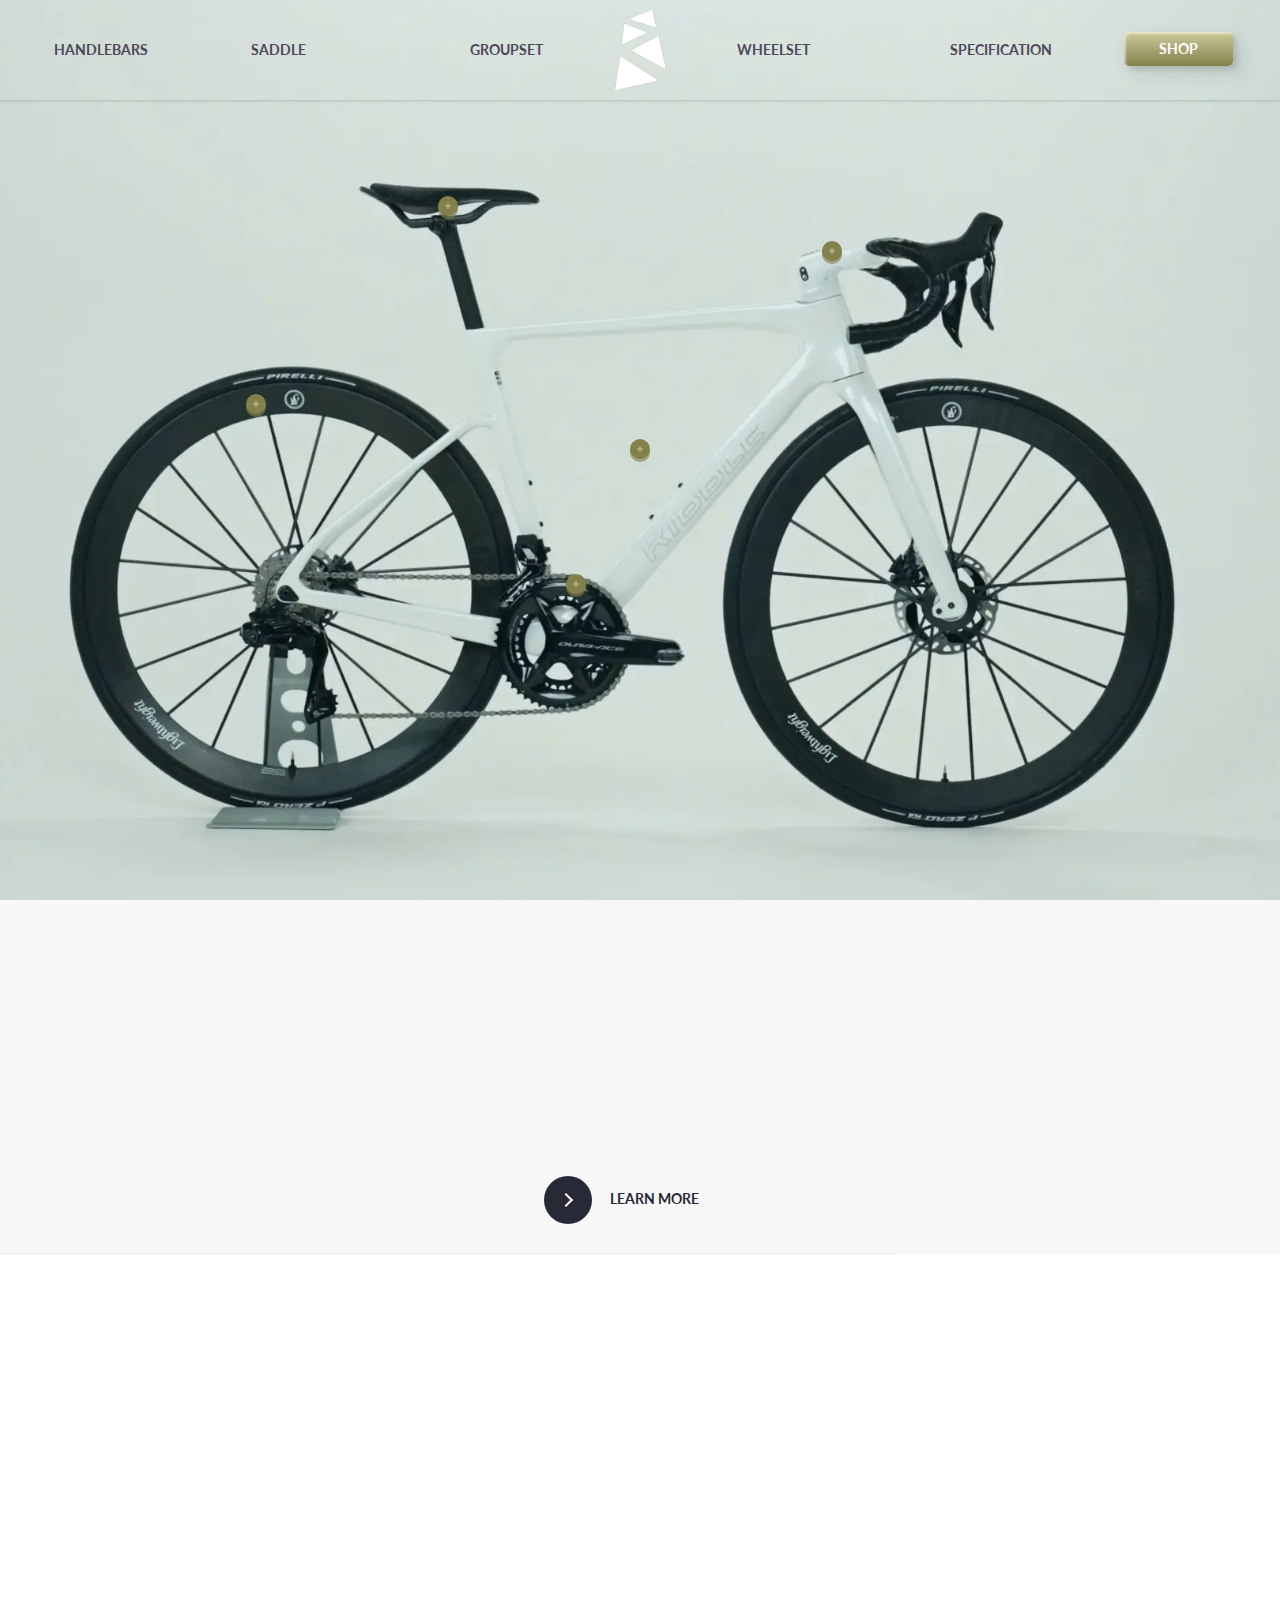
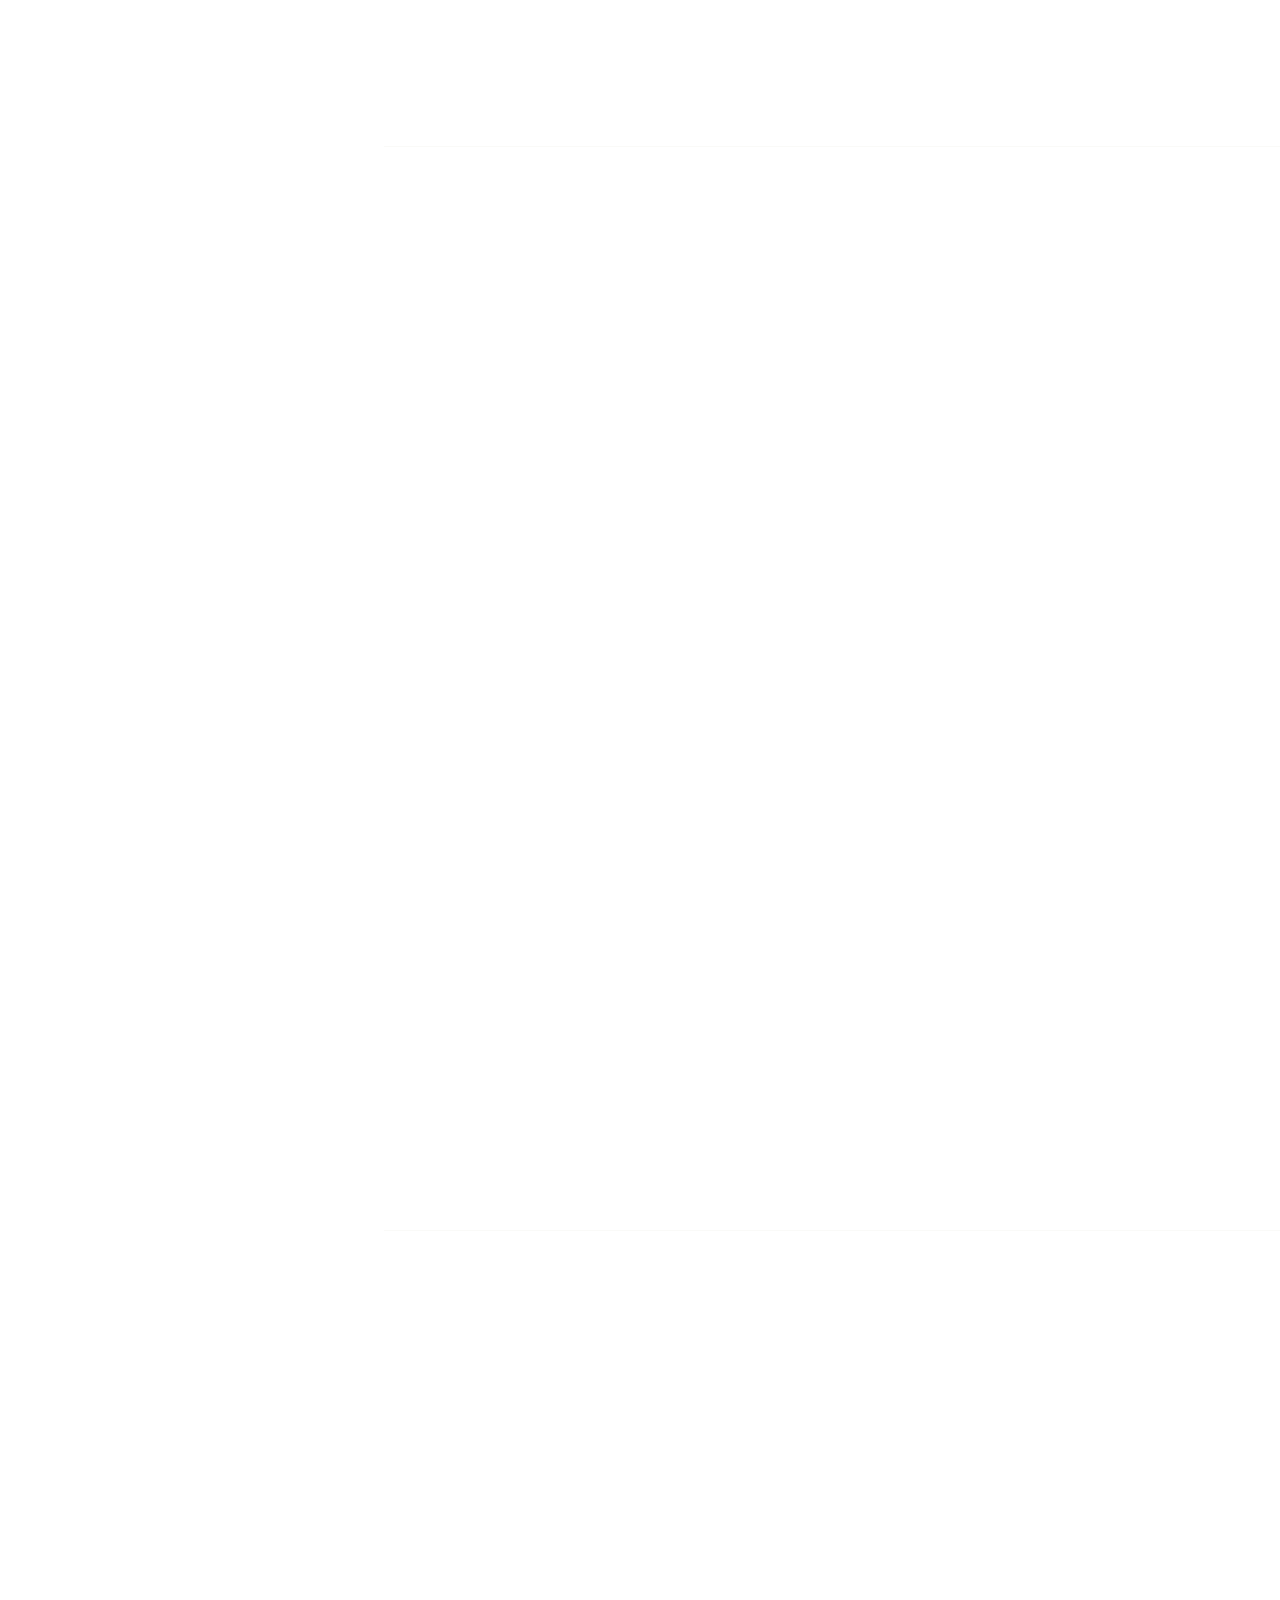
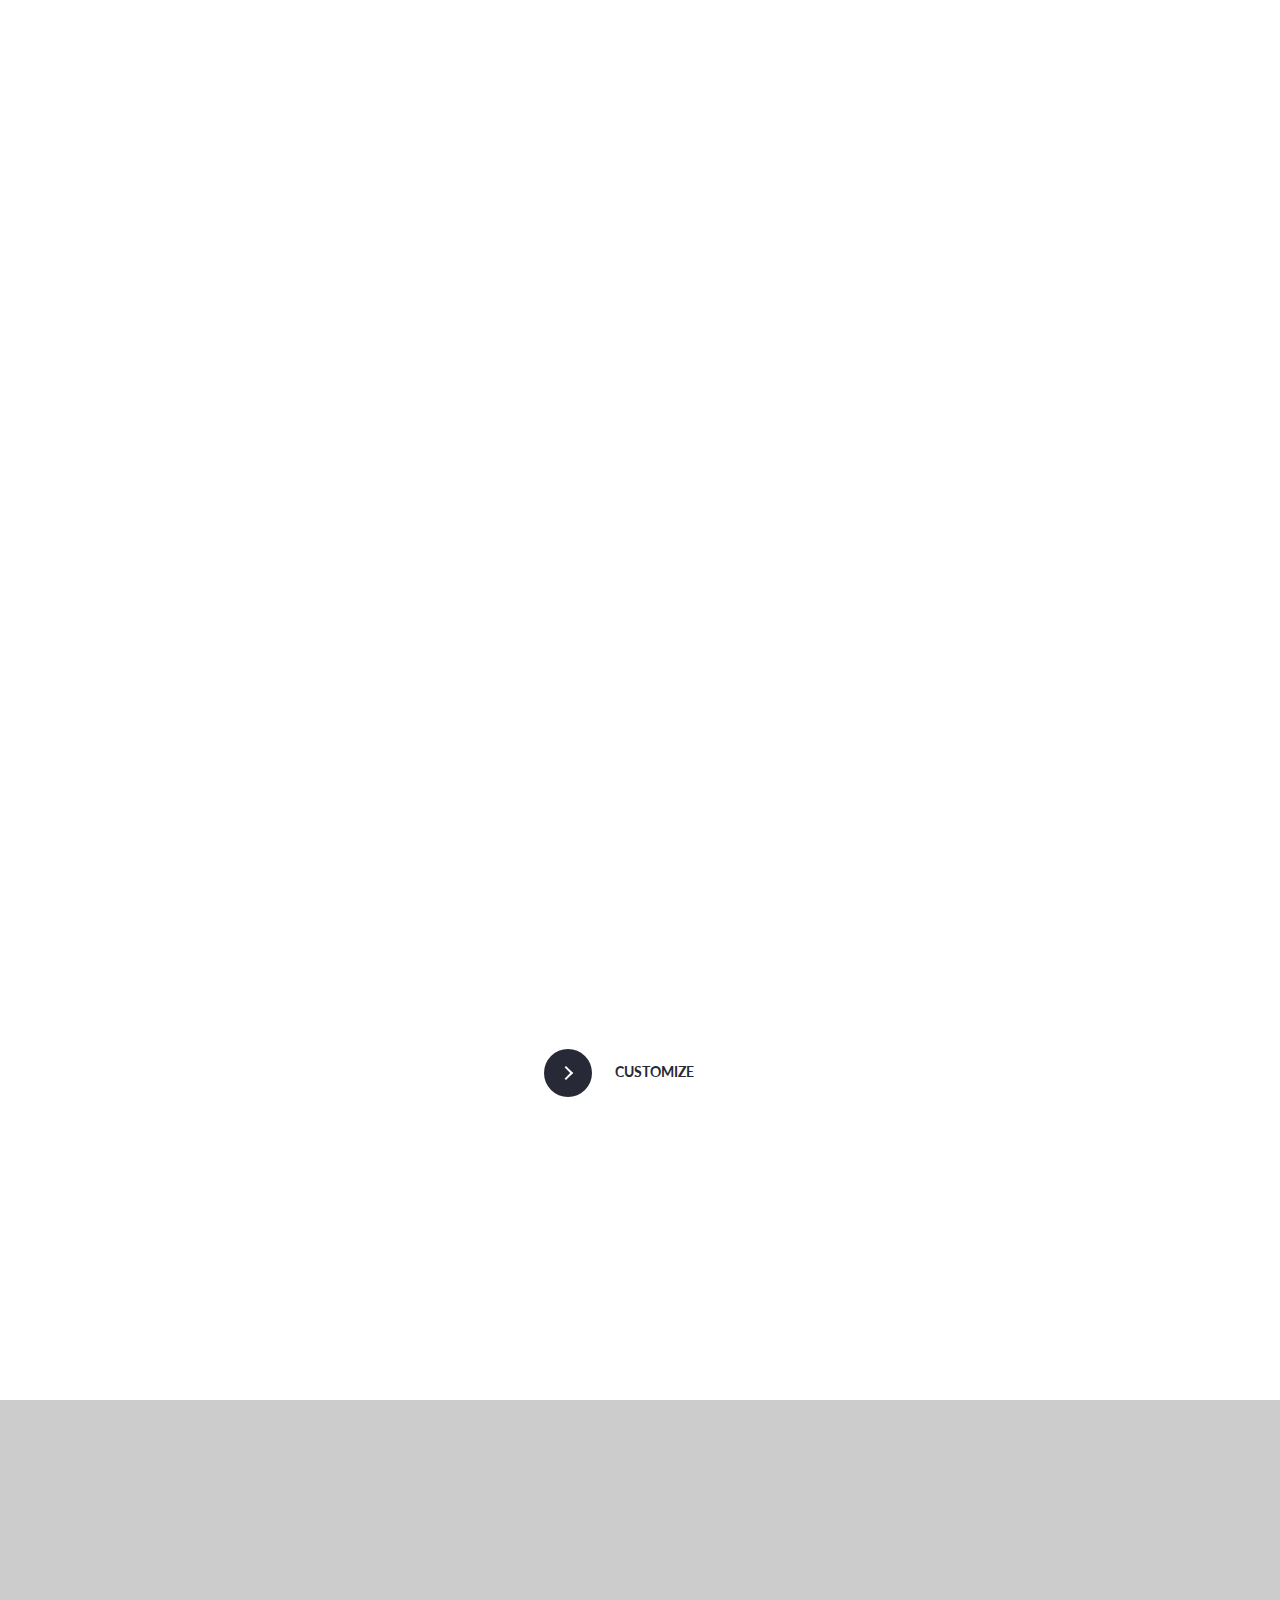
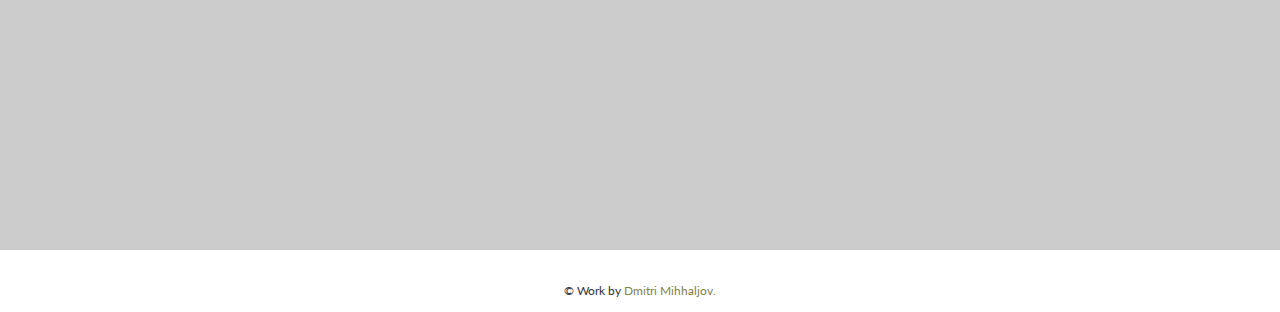
<file: bike/index.html>
<!DOCTYPE html>
<html lang="en">

<head>
	<title>HomePage</title>
	<meta charset="UTF-8">
	<meta name="format-detection" content="telephone=no">
	<!-- <style>body{opacity: 0;}</style> -->
	<link rel="stylesheet" href="css/style.min.css?_v=20221104134723">
	<link rel="shortcut icon" href="favicon.ico">
	<!-- <meta name="robots" content="noindex, nofollow"> -->
	<meta name="viewport" content="width=device-width, initial-scale=1.0">
</head>

<body>
	<div class="wrapper">
		<header class="header" data-scroll="120" data-scroll-show>
			<div class="header__container">
				<div class="header__logo logo">

					<a href='#' class="logo__link" data-goto=".home"><picture><source srcset="img/icons/logo-min.webp" type="image/webp"><img class="logo__image" src="img/icons/logo-min.png" alt="logo"></picture>
					</a>

				</div>

				<div class="header__menu menu">
					<button type="button" class="menu__icon icon-menu"><i></i><span></span></button>
					<nav class="menu__body">
						<ul class="menu__list">
							<li class="menu__item"><a href="#" class="menu__link hover" data-goto=".handlebars">HANDLEBARS</a></li>
							<li class="menu__item"><a href="" class="menu__link hover" data-goto=".saddle">SADDLE</a></li>
							<li class="menu__item"><a href="#" class="menu__link hover" data-goto=".groupset">GROUpSET</a></li>
							<li class="menu__item"><a href="#" class="menu__link hover" data-goto=".wheelset">WHEELSET</a></li>
							<li class="menu__item"><a href="#" class="menu__link hover" data-goto=".specification">SPECIFICATION</a></li>
							<li class="menu__item" data-goto=".colors"><a href="#" class="menu__link puls-link">
									Shop</a></li>
						</ul>
					</nav>
				</div>
			</div>
		</header>
		<main class="page">

			<section class="home" data-watch data-watch-once>

				<div class="home__image">
					<div class="home__image-ibg">
						<picture><source data-srcset="img/main/2.webp" srcset="[data-uri]" type="image/webp"><img src="[data-uri]"  data-src="img/main/2.jpg" alt="image"></picture>
					</div>
					<div class="home__dot home__dot_1">
						<div class="dot-outer">
							<button class="dot" data-tippy-content></button>
						</div>
					</div>
					<div class="home__dot home__dot_2">
						<div class="dot-outer">
							<button class="dot" data-tippy-content="3D-PRINTED PADDING"></button>
						</div>
					</div>
					<div class="home__dot home__dot_3">
						<div class="dot-outer">
							<button class="dot" data-tippy-content="DB35 Superlight EBM Wheels"></button>
						</div>
					</div>
					<div class="home__dot home__dot_4">
						<div class="dot-outer">
							<button class="dot" data-tippy-content="Di2 Disc Groupset"></button>
						</div>
					</div>
					<div class="home__dot home__dot_5">
						<div class="dot-outer">
							<button class="dot" data-tippy-content="Range Extender Battery"></button>
						</div>
					</div>
				</div>
			</section>

			<section class="info" data-watch-threshold="0.2" data-watch>
				<div class="info__content content">
					<div class="content__block">
						<picture><source srcset="img/icons/chain.webp" type="image/webp"><img class="content__icon" src="img/icons/chain.png" alt="icon"></picture>
						<h1 class="content__title">MAKE IT POSSIBLE</h1>
						<p class="content__text text">The ultimate stealth e-road bike provides you with the power to go further and
							ride
							faster than you ever imagined possible. With discreet hub-driven power assistance and market-leading
							weight,
							the Endurance SL e promises thrills on the hills. For such a high-quality specification we have
							hand-selected top-level components to complement Shimano’s latest iteration of the Ultegra Di2 electronic
							groupset. Ultegra now features a substantial upgrade to wireless electronic shifting and refined
							ergonomics
							for improved all-day comfort. Lightweight, full carbon, Mavic Cosmic Pro Carbon wheels produce less drag
							for
							more responsive cornering and improved acceleration. A LEVEL 5 integrated carbon handlebar system provides
							a
							super-clean, cable-free and stable front-end with up to a 40% drag reduction when compared to a standard
							handlebar setup.</p>
					</div>
				</div>
				<button class="button learn-more">
					<span class="circle" aria-hidden="true">
						<span class="icon arrow"></span>
					</span>
					<span class="button-text">Learn More</span>
				</button>
			</section>

			<section class="handlebars">
				<!-- <div class="handlebars__container"> -->

				<article class="handlebars__item item">
					<div class="item__side">
						<a href="#" class="item__link-image" data-watch-threshold="0.2" data-watch>
							<div class="item__image-ibg item__image-ibg_translate-left">
								<picture><source data-srcset="img/handlebars/1.webp" srcset="[data-uri]" type="image/webp"><img src="[data-uri]"  data-src="img/handlebars/1.jpg" alt="image"></picture>
							</div>
							<div class="item__brand">
								<picture><source srcset="img/handlebars/level.webp" type="image/webp"><img src="img/handlebars/level.webp" alt="level"></picture>
							</div>
						</a>
					</div>

					<div class="item__side item__side_small">
						<div class="handlebars__content content" data-watch-threshold="0.2" data-watch>
							<div class="content__block">
								<img class="content__icon" src="img/icons/1.svg" alt="icon">
								<h2 class="content__title">HANDLEBARS</h2>
								<p class="content__text text">The LEVEL 5 integrated handlebar system takes cable integration to the
									next
									level. It allows every cable to be fully hidden within the frame for a clean, cable-free aesthetic,
									and
									a drag reduction of 40% when compared to a standard handlebar and stem setup. With a super-stiff
									carbon
									monocoque construction and all-day ergonomics the LEVEL 5 system suits the speed-conscious road rider
									with a taste for performance and comfort.</p>
								<i class="content__line"></i>
							</div>
						</div>
						<div class="item__small-ibg" data-watch-threshold="0.2" data-watch>
							<picture><source data-srcset="img/handlebars/4.webp" srcset="[data-uri]" type="image/webp"><img src="[data-uri]"  class="item__small-image item__small-image_translate-right" data-src="img/handlebars/4.jpg" alt="image"></picture>
						</div>
					</div>
				</article>

				<!-- </div> -->
			</section>

			<section class="saddle">

				<article class="saddle__item item">
					<div class="item__side item__side_small">
						<div class="saddle__content content" data-watch-threshold="0.2" data-watch>
							<div class="content__block">
								<img class="content__icon" src="img/icons/2.svg" alt="icon">
								<h2 class="content__title">SADDLE</h2>
								<p class="content__text text">The SL carbon seat post features a d-shaped truncated aerofoil profile for
									enhanced drag savings. The composite shaft absorbs road shocks and vibration to produce a smooth ride
									quality and minimise fatigue. Fitted with a lightweight Fizik Antares that features Wing Flex
									technology
									for flexibility where your thighs meet the saddle and improved weight distribution for long-ride
									comfort. A selection of saddles to suit riders of all shapes and sizes is also available in
									BikeBuilder.
								</p>
								<i class="content__line"></i>
							</div>
						</div>
						<div class="item__small-ibg" data-watch-threshold="0.2" data-watch>
							<picture><source data-srcset="img/saddle/2.webp" srcset="[data-uri]" type="image/webp"><img src="[data-uri]"  class="item__small-image item__small-image_translate-left" data-src="img/saddle/2.webp" alt="image"></picture>
						</div>
					</div>
					<div class="item__side">
						<a href="#" class="item__link-image" data-watch-threshold="0.2" data-watch>
							<div class="item__image-ibg item__image-ibg_translate-right">
								<picture><source data-srcset="img/saddle/1.webp" srcset="[data-uri]" type="image/webp"><img src="[data-uri]"  data-src="img/saddle/1.jpg" alt="image"></picture>
							</div>
							<div class="item__brand">
								<picture><source srcset="img/saddle/fizik-white.webp" type="image/webp"><img src="img/saddle/fizik-white.png" alt="level"></picture>
							</div>
						</a>
					</div>
				</article>

			</section>

			<section class="groupset">
				<!-- <div class="handlebars__container"> -->

				<article class="groupset__item item">
					<div class="item__side">
						<a href="#" class="item__link-image" data-watch-threshold="0.2" data-watch>
							<div class="item__image-ibg item__image-ibg_translate-left">
								<picture><source data-srcset="img/groupset/2.webp" srcset="[data-uri]" type="image/webp"><img src="[data-uri]"  data-src="img/groupset/2.jpg" alt="image"></picture>
							</div>
							<div class="item__brand">
								<picture><source srcset="img/groupset/Shimano-w.webp" type="image/webp"><img src="img/groupset/Shimano-w.png" alt="level"></picture>
							</div>
						</a>
					</div>

					<div class="item__side item__side_small">
						<div class="groupset__content content" data-watch-threshold="0.2" data-watch>
							<div class="content__block">
								<img class="content__icon" src="img/icons/3.svg" alt="icon">
								<h2 class="content__title">groupset</h2>
								<p class="content__text text">The pinnacle of Shimano Road technology and innovation, Dura-Ace 9200
									brings new levels of comfort and control to road cycling. With the fastest wireless shifting and even
									more precise brake modulation, Dura-Ace redefines performance. Wireless 12-speed shifting keeps your
									bike looking clean while offering the fastest, most precise gear changes available. Speed is the
									driving force behind Dura-Ace 9200 with every component refined to provide the best on bike
									experience, whether you’re sprinting to victory on the Champs-Elysees or crushing your local climb.
								</p>
								<i class="content__line"></i>
							</div>
						</div>
						<div class="item__small-ibg" data-watch-threshold="0.2" data-watch>
							<picture><source data-srcset="img/groupset/1.webp" srcset="[data-uri]" type="image/webp"><img src="[data-uri]"  class="item__small-image item__small-image_translate-right" data-src="img/groupset/1.jpg" alt="image"></picture>
						</div>
					</div>
				</article>

				<!-- </div> -->
			</section>

			<section class="wheelset">

				<article class="wheelset__item item">
					<div class="item__side item__side_small">
						<div class="wheelset__content content" data-watch-threshold="0.2" data-watch>
							<div class="content__block">
								<img class="content__icon" src="img/icons/4.svg" alt="icon">
								<h2 class="content__title">wheelset</h2>
								<p class="content__text text">The SL carbon seat post features a d-shaped truncated aerofoil profile for
									enhanced drag savings. The composite shaft absorbs road shocks and vibration to produce a smooth ride
									quality and minimise fatigue. Fitted with a lightweight Fizik Antares that features Wing Flex
									technology
									for flexibility where your thighs meet the saddle and improved weight distribution for long-ride
									comfort. A selection of saddles to suit riders of all shapes and sizes is also available in
									BikeBuilder.
								</p>
								<i class="content__line"></i>
							</div>
						</div>
						<div class="item__small-ibg" data-watch-threshold="0.2" data-watch>
							<picture><source data-srcset="img/wheels/2.webp" srcset="[data-uri]" type="image/webp"><img src="[data-uri]"  class="item__small-image item__small-image_translate-left" data-src="img/wheels/2.jpg" alt="image"></picture>
						</div>
					</div>
					<div class="item__side">
						<a href="#" class="item__link-image" data-watch-threshold="0.2" data-watch>
							<div class="item__image-ibg item__image-ibg_translate-right">
								<picture><source data-srcset="img/wheels/1.webp" srcset="[data-uri]" type="image/webp"><img src="[data-uri]"  data-src="img/wheels/1.jpg" alt="image"></picture>
							</div>
							<div class="item__brand">
								<picture><source srcset="img/wheels/1-w.webp" type="image/webp"><img src="img/wheels/1-w.png" alt="level"></picture>
							</div>
						</a>
					</div>
				</article>

			</section>

			<section class="specification" data-watch-threshold="0.2" data-watch data-watch-once>
				<div class="specification__container">
					<div class="specification__block">
						<div data-spollers class="spollers">

							<div class="spollers__item">
								<button type="button" data-spoller class="spollers__title">
									FULL SPECIFICATION</button>
								<div class="spollers__body">

									<div class="spollers__row">
										<div class="spollers__col">
											<h3 class="spollers__subtitle">Groupset</h3>
										</div>
										<div class="spollers__col spollers__col_b">
											<div class="spollers__line">
												<h4 class="spollers__description-title">Shifters</h4>
												<p class="spollers__description">Shimano Dura Ace Di2 R9270 12-Speed Hydraulic.</p>
											</div>
											<div class="spollers__line">
												<h4 class="spollers__description-title">Brakes </h4>
												<p class="spollers__description">Shimano Dura Ace R9270 Flat Mount Hydraulic.</p>
											</div>
											<div class="spollers__line">
												<h4 class="spollers__description-title">Chainset</h4>
												<p class="spollers__description">Shimano Dura Ace R9200, 2x12 Speed.</p>
											</div>
											<div class="spollers__line">
												<h4 class="spollers__description-title">Bottom Bracket</h4>
												<p class="spollers__description">Shimano Press Fit BB71-41B, 86.5x41.</p>
											</div>
											<div class="spollers__line">
												<h4 class="spollers__description-title">Cassette</h4>
												<p class="spollers__description">Shimano Dura Ace R9200 12-Speed Hyperglide+.</p>
											</div>
											<div class="spollers__line">
												<h4 class="spollers__description-title">Chain</h4>
												<p class="spollers__description">Shimano XTR M9100, 12-Speed Hyperglide+.</p>
											</div>
											<div class="spollers__line">
												<h4 class="spollers__description-title">Front Derailleur</h4>
												<p class="spollers__description">Shimano Dura Ace Di2 R9250 Braze-On.</p>
											</div>
											<div class="spollers__line">
												<h4 class="spollers__description-title">Rear Derailleur.</h4>
												<p class="spollers__description">Shimano Dura Ace Di2 R9250 Shadow RD.</p>
											</div>
											<div class="spollers__line">
												<h4 class="spollers__description-title">Disc Rotors</h4>
												<p class="spollers__description"> LEVEL Lightweight 6-Bolt 160mm.</p>
											</div>

										</div>
									</div>

									<div class="spollers__row">
										<div class="spollers__col">
											<h3 class="spollers__subtitle">Wheelset</h3>
										</div>
										<div class="spollers__col spollers__col_b">
											<div class="spollers__line">
												<h4 class="spollers__description-title">Wheels</h4>
												<p class="spollers__description">LEVEL DB35 Superlight EBM Carbon, 12x100F/12x142R.</p>
											</div>
											<div class="spollers__line">
												<h4 class="spollers__description-title">Tyres</h4>
												<p class="spollers__description">Schwalbe PRO ONE TT Evo Super Race, 700x28c, Black.</p>
											</div>
										</div>
									</div>

									<div class="spollers__row">
										<div class="spollers__col">
											<h3 class="spollers__subtitle">Frameset</h3>
										</div>
										<div class="spollers__col spollers__col_b">
											<div class="spollers__line">
												<h4 class="spollers__description-title">Frame</h4>
												<p class="spollers__description">Toray T1000/T800 Carbon Fibre Monocoque.</p>
											</div>
											<div class="spollers__line">
												<h4 class="spollers__description-title">Forks</h4>
												<p class="spollers__description">Endurance SL e Full Carbon , Tapered Steerer.</p>
											</div>
											<div class="spollers__line">
												<h4 class="spollers__description-title">Headset</h4>
												<p class="spollers__description">Ribble SL, 1.5"x1.5", Top & Bottom.</p>
											</div>
										</div>
									</div>

									<div class="spollers__row">
										<div class="spollers__col">
											<h3 class="spollers__subtitle">Finishing Kit</h3>
										</div>
										<div class="spollers__col spollers__col_b">
											<div class="spollers__line">
												<h4 class="spollers__description-title">Bars/Stem</h4>
												<p class="spollers__description">LEVEL 5 Carbon Integrated, Black.</p>
											</div>
											<div class="spollers__line">
												<h4 class="spollers__description-title">Bar Tape</h4>
												<p class="spollers__description">LEVEL Embossed, Black.</p>
											</div>
											<div class="spollers__line">
												<h4 class="spollers__description-title">Seatpost</h4>
												<p class="spollers__description">Ribble SL Carbon, 5mm Offset.</p>
											</div>
											<div class="spollers__line">
												<h4 class="spollers__description-title">Saddle </h4>
												<p class="spollers__description">Fi:zi'k Antares VS Evo 00, 130mm, Black.</p>
											</div>
										</div>
									</div>

									<div class="spollers__row">
										<div class="spollers__col">
											<h3 class="spollers__subtitle">Drive System</h3>
										</div>
										<div class="spollers__col spollers__col_b">
											<div class="spollers__line">
												<h4 class="spollers__description-title">Hub</h4>
												<p class="spollers__description">MAHLE SmartBike Systems X35+ M1, 250W.</p>
											</div>
											<div class="spollers__line">
												<h4 class="spollers__description-title">Battery</h4>
												<p class="spollers__description">Panasonic I250 36V/250Wh, 18650GA-10S/2P.</p>
											</div>
											<div class="spollers__line">
												<h4 class="spollers__description-title">Charger</h4>
												<p class="spollers__description">Supplied with UK Power Cable.</p>
											</div>
										</div>
									</div>

									<div class="spollers__row">
										<div class="spollers__col">
											<h3 class="spollers__subtitle">Weight</h3>
										</div>
										<div class="spollers__col spollers__col_b">
											<div class="spollers__line">
												<h4 class="spollers__description-title">Approximate Weight</h4>
												<p class="spollers__description">10.49kg/23.08lbs (medium)</p>
											</div>
										</div>
									</div>

								</div>
							</div>

							<div class="spollers__item">
								<button type="button" data-spoller class="spollers__title">
									SIZING &
									GEOMETRY</button>
								<div class="spollers__body">

									<div class="spollers__row spollers__row_fdc">
										<div class="spollers__image-block">
											<picture><source srcset="img/spec/specification.avif" type="image/webp"><img src="img/spec/specification.avif" alt="size"></picture>
										</div>
										<div class="spollers__image-block">
											<picture><source srcset="img/spec/table.webp" type="image/webp"><img src="img/spec/table.jpg" alt="size"></picture>
										</div>
										<div class="spollers__table size-table">
											<div class="size-table__body"></div>
										</div>
									</div>

								</div>
							</div>

						</div>
					</div>

				</div>

			</section>

			<section class="video" data-watch-threshold="0.2" data-watch>
				<div class="video__block">
					<iframe src="https://www.youtube.com/embed/-EXkqaO0ttw?controls=0" title="YouTube video player" frameborder="0" allow="accelerometer; autoplay; clipboard-write; encrypted-media; gyroscope; picture-in-picture" allowfullscreen></iframe>
				</div>
			</section>

			<section class="colors">
				<div class="colors__content content" data-watch-threshold="0.2" data-watch>
					<div class="content__block">
						<picture><source srcset="img/icons/chain.webp" type="image/webp"><img class="content__icon" src="img/icons/chain.png" alt="icon"></picture>
						<h1 class="content__title">CUSTOM COLOUR
							AVAILABLE</h1>
						<p class="content__text text">We create the bike, you decide the design. Be bold and bright or stealthy as you like. With millions of combinations, you can make a bike unique to you.</p>
					</div>
				</div>
				<a href="https://www.ribblecycles.co.uk/" target="_blank" class="button learn-more">
					<span class="circle" aria-hidden="true">
						<span class="icon arrow"></span>
					</span>
					<span class="button-text">Customize</span>
				</a>
				<div class="colors__slider swiper">
					<div class="colors__wrapper swiper-wrapper">

						<div class="colors__slide swiper-slide">
							<div class="colors__image-ibg">
								<picture><source data-srcset="img/colors/1.webp" srcset="[data-uri]" type="image/webp"><img src="[data-uri]"  data-src="img/colors/1.jpg" alt="red"></picture>
							</div>
						</div>
						<div class="colors__slide swiper-slide">
							<div class="colors__image-ibg">
								<picture><source data-srcset="img/colors/2.webp" srcset="[data-uri]" type="image/webp"><img src="[data-uri]"  data-src="img/colors/2.jpg" alt="red"></picture>
							</div>
						</div>
						<div class="colors__slide swiper-slide">
							<div class="colors__image-ibg">
								<picture><source data-srcset="img/colors/3.webp" srcset="[data-uri]" type="image/webp"><img src="[data-uri]"  data-src="img/colors/3.jpg" alt="red"></picture>
							</div>
						</div>
						<div class="colors__slide swiper-slide">
							<div class="colors__image-ibg">
								<picture><source data-srcset="img/colors/4.webp" srcset="[data-uri]" type="image/webp"><img src="[data-uri]"  data-src="img/colors/4.jpg" alt="red"></picture>
							</div>
						</div>
						<div class="colors__slide swiper-slide">
							<div class="colors__image-ibg">
								<picture><source data-srcset="img/colors/6.webp" srcset="[data-uri]" type="image/webp"><img src="[data-uri]"  data-src="img/colors/6.jpg" alt="red"></picture>
							</div>
						</div>
						<div class="colors__slide swiper-slide">
							<div class="colors__image-ibg">
								<picture><source data-srcset="img/colors/5.webp" srcset="[data-uri]" type="image/webp"><img src="[data-uri]"  data-src="img/colors/5.jpg" alt="red"></picture>
							</div>
						</div>

					</div>
				</div>
			</section>

			<section class="gallery">
				<div class="gallery__block" data-gallery>
					<div class="gallery__column">
						<div class="gallery__item">
							<div class="gallery__image-ibg"><picture><source data-srcset="img/gallery/3.webp" srcset="[data-uri]" type="image/webp"><img src="[data-uri]"  class="gallery__image" data-src="img/gallery/3.png" alt="image"></picture>
							</div>
						</div>
						<div class="gallery__item">
							<div class="gallery__image-ibg"><picture><source data-srcset="img/gallery/2.webp" srcset="[data-uri]" type="image/webp"><img src="[data-uri]"  class="gallery__image" data-src="img/gallery/2.jpg" alt="image"></picture>
							</div>
						</div>
						<div class="gallery__item">
							<div class="gallery__image-ibg"><picture><source data-srcset="img/gallery/1.webp" srcset="[data-uri]" type="image/webp"><img src="[data-uri]"  class="gallery__image" data-src="img/gallery/1.jpg" alt="image"></picture>
							</div>
						</div>
						<div class="gallery__item">
							<div class="gallery__image-ibg"><picture><source data-srcset="img/gallery/4.webp" srcset="[data-uri]" type="image/webp"><img src="[data-uri]"  class="gallery__image" data-src="img/gallery/4.jpg" alt="image"></picture>
							</div>
						</div>
						<div class="gallery__item">
							<div class="gallery__image-ibg"><picture><source data-srcset="img/gallery/5.webp" srcset="[data-uri]" type="image/webp"><img src="[data-uri]"  class="gallery__image" data-src="img/gallery/5.jpg" alt="image"></picture>
							</div>
						</div>
						<div class="gallery__item">
							<div class="gallery__image-ibg"><picture><source data-srcset="img/gallery/6.webp" srcset="[data-uri]" type="image/webp"><img src="[data-uri]"  class="gallery__image" data-src="img/gallery/6.jpg" alt="image"></picture>
							</div>
						</div>
						<div class="gallery__item">
							<div class="gallery__image-ibg"><picture><source data-srcset="img/gallery/7.webp" srcset="[data-uri]" type="image/webp"><img src="[data-uri]"  class="gallery__image" data-src="img/gallery/7.jpg" alt="image"></picture>
							</div>
						</div>
					</div>
				</div>
			</section>
			<button class="button-up" type="button"></button>
		</main>
		<footer class="footer">
			<div class="footer__container">
				<div class="footer__copyright">
					<p class="copyright">© Work by
						<a href="http://www.mihhaljov.pro" class="copyright__link">Dmitri Mihhaljov.</a>
					</p>
				</div>
			</div>
		</footer>
	</div>
	<!-- <div id="popup" aria-hidden="true" class="popup">
	<div class="popup__wrapper">
		<div class="popup__content">
			<button data-close type="button" class="popup__close">Закрыть</button>
			<div class="popup__text">
				Text
			</div>
		</div>
	</div>
</div> -->
	<script src="js/app.min.js?_v=20221104134723"></script>
</body>

</html>
<!-- @keyframes wipe-out-right {
  from {
    clip-path: inset(0 0 0 0);
  }
  to {
    clip-path: inset(0 0 0 100%);
  }
}

[transition-style="out:wipe:right"] {
  animation: 2.5s cubic-bezier(.25, 1, .30, 1) wipe-out-right both;
} -->
</file>
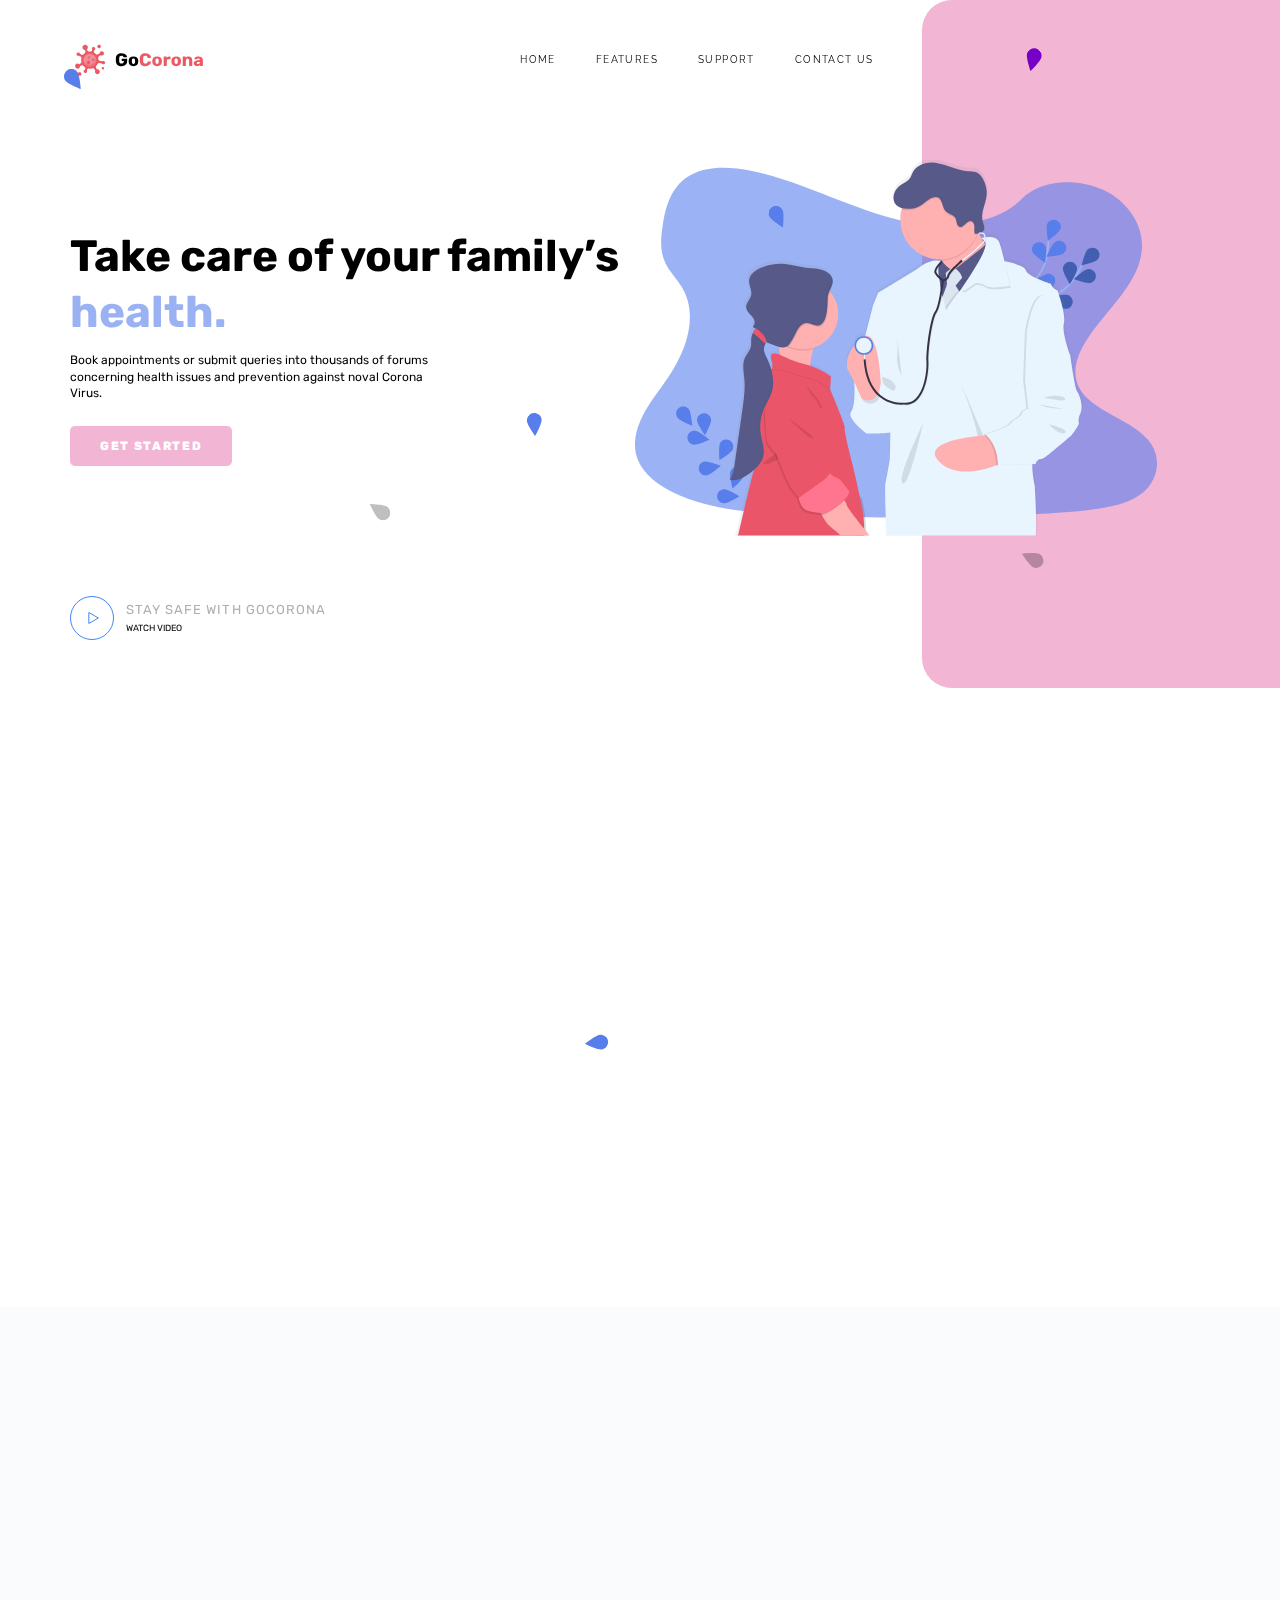
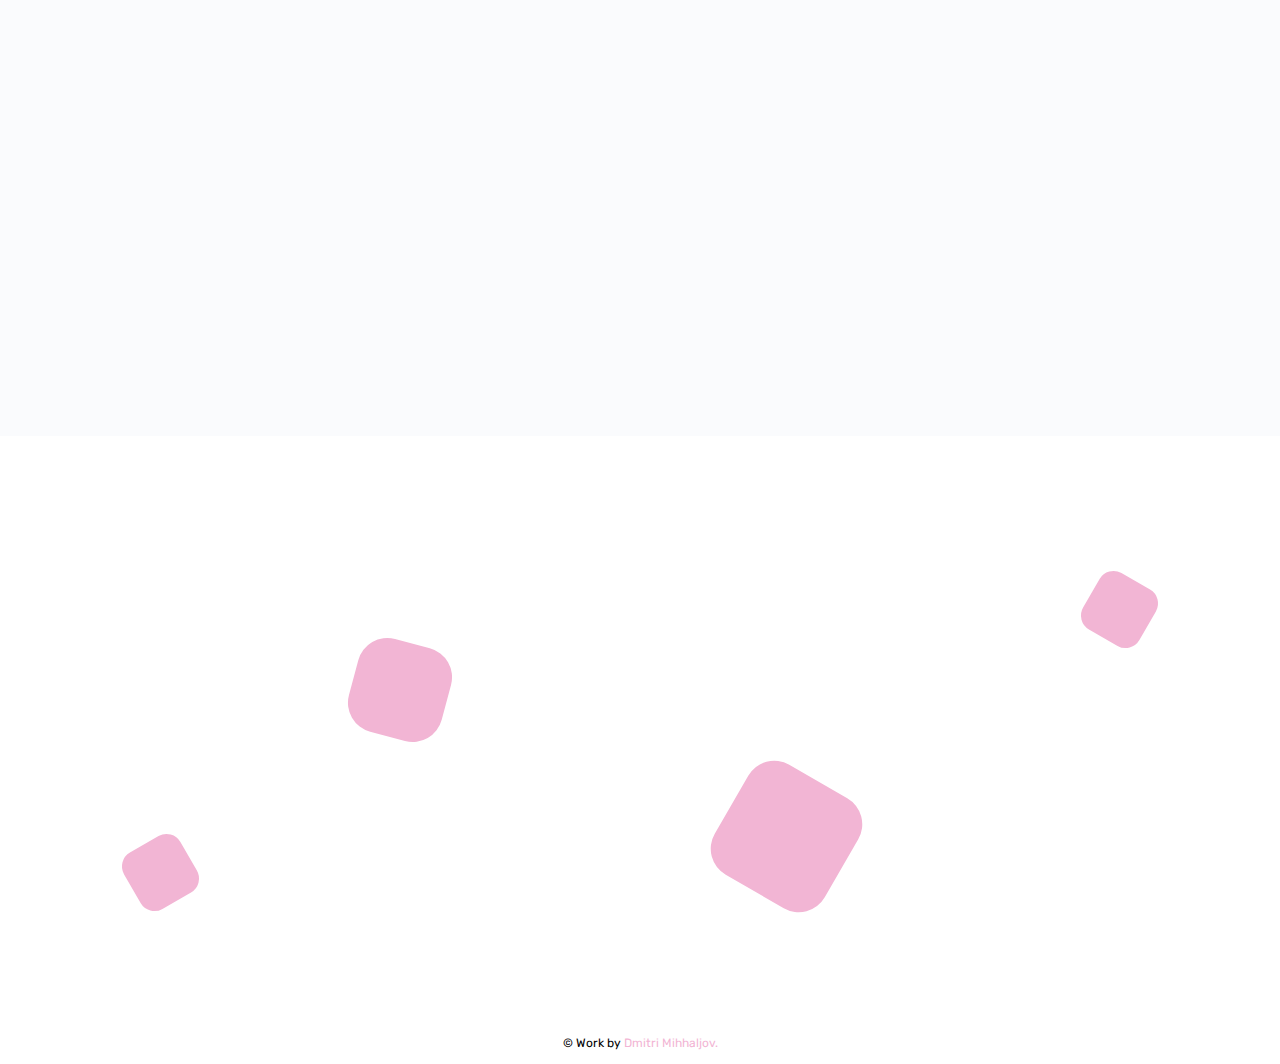
<file: corona/index.html>
<!DOCTYPE html>
<html lang="en">

<head>
	<title>HomePage</title>
	<meta charset="UTF-8">
	<meta name="format-detection" content="telephone=no">
	<!-- <style>body{opacity: 0;}</style> -->
	<link rel="stylesheet" href="css/style.min.css?_v=20221115132522">
	<link rel="shortcut icon" href="favicon.ico">
	<!-- <meta name="robots" content="noindex, nofollow"> -->
	<meta name="viewport" content="width=device-width, initial-scale=1.0">
</head>

<body popup-show>
	<div class="wrapper">
		<header class="header">
			<div class="header__container">
				<div class="header__inner">
					<div class="header__logo logo">
						<div class="logo__image">
							<a href="#" class="logo__link">
								<img class="logo__full" src="img/icons/full-logo.svg" alt="logo">
							</a>
						</div>
					</div>
					<div class="header__menu menu">
						<button type="button" class="menu__icon icon-menu"><span></span></button>
						<nav class="menu__body">
							<ul class="menu__list">
								<li class="menu__item"><a href="#" class="menu__link">HOME</a></li>
								<li class="menu__item"><a href="#" class="menu__link">FEATURES</a></li>
								<li class="menu__item"><a href="#" class="menu__link">SUPPORT</a></li>
								<li class="menu__item"><a href="#" class="menu__link">CONTACT US</a></li>
								<li class="menu__item menu__item_ml"><a href="file.txt" class="menu__link button button_blue">Download</a></li>
							</ul>
						</nav>
					</div>
				</div>
			</div>
		</header>
		<main class="page">
			<!-- *Home -->
			<section class="home">
				<div class="leafs">
					<div class="leaf" data-prlx-mouse data-prlx-cx=1 data-prlx-cy=1 data-prlx-a="30">
						<img src="img/icons/leaf-blue.svg" alt="leaf">
					</div>
					<div class="leaf" data-prlx-mouse data-prlx-cx=1 data-prlx-cy=1 d>
						<img src="img/icons/leaf-grey.svg" alt="leaf">
					</div>
					<div class="leaf" data-prlx-mouse data-prlx-cx=1 data-prlx-cy=1 data-prlx-dxy>
						<img src="img/icons/leaf-blue.svg" alt="leaf">
					</div>
					<div class="leaf" data-prlx-mouse data-prlx-cx=1 data-prlx-cy=1 data-prlx-dxy>
						<img src="img/icons/leaf-blue.svg" alt="leaf">
					</div>
					<div class="leaf" data-prlx-mouse data-prlx-cx=1 data-prlx-cy=1 data-prlx-a="10">
						<img src="img/icons/leaf-grey.svg" alt="leaf">
					</div>
					<div class="leaf" data-prlx-mouse data-prlx-cx=1 data-prlx-cy=1 data-prlx-a="20">
						<img src="img/icons/leaf-blue.svg" alt="leaf">
					</div>
					<div class="leaf" data-prlx-mouse data-prlx-cx=1 data-prlx-cy=1 data-prlx-dxy>
						<img src="img/icons/leaf-blue.svg" alt="leaf">
					</div>
				</div>
				<div class="home__container">
					<div class="home__inner">
						<div class="home__content content">
							<div class="content__text-block" data-watch data-watch-once>
								<h1 class="content__title">Take care of your family’s <span class="blue-text">health.</span>
								</h1>
								<p class="content__description">Book appointments or submit queries into thousands of forums concerning
									health issues and prevention against noval Corona Virus.
								</p>
							</div>
							<button class="home__button button" data-watch data-watch-once data-da=".home__inner,767.98,3">GET
								STARTED</button>
						</div>
						<div class="home__image" data-watch data-watch-once>
							<div class="home__image-ibg">
								<img src="img/home/mangirl.svg" alt="doctor">
							</div>
						</div>
					</div>
					<div class="home__video video-home" data-da=".content__text-block,767.98,3">
						<div class="video-home__button">
							<img data-popup="#popup" src="img/icons/video-arrow.svg" alt="video-button">
						</div>
						<div class="video-home__text-block">
							<p class="video-home__text  video-home__text_grey">Stay safe with GoCorona</p>
							<p class="video-home__text">Watch Video</p>
						</div>
					</div>
				</div>
			</section>
			<!-- *App -->
			<section class="app">
				<div class="app__container">
					<div class="app__block ">
						<div class="app__image" data-watch data-watch-once>
							<div class="app__image-ibg">
								<span></span>
								<img data-src="img/app/2.svg" alt="app">
							</div>
						</div>
					</div>
					<div class="app__block app__block_order">
						<div class="app__content content">
							<div class="content__text-block" data-watch data-watch-once>
								<h1 class="content__title">Stay safe with Go<span class="blue-text">Corona.</span>
								</h1>
								<p class="content__description">24x7 Support and user friendly mobile platform to bring healthcare to
									your fingertips. Signup and be a part of the new health culture.
								</p>
							</div>
							<button class="app__button button" data-watch data-watch-once data-da=".app__image,767.98,2">Features</button>
						</div>
					</div>
				</div>
			</section>
			<!-- *Experience -->
			<section class="experience">
				<div class="experience__container">
					<div class="experience__counter counter" data-watch data-watch-once>
						<div class="counter__items">
							<div class="counter__item">
								<p class="counter__item-number" data-digits-counter>15</p>
								<p class="counter__item-description">Users</p>
							</div>
							<div class="counter__item">
								<p class="counter__item-number" data-digits-counter>78</p>
								<p class="counter__item-description">Countries</p>
							</div>
							<div class="counter__item">
								<p class="counter__item-number" data-digits-counter data-digits-counter-speed="1000">100</p>
								<p class="counter__item-description">Medical experts</p>
							</div>
						</div>
						<i class="counter__rectangle counter__rectangle_1"></i>
						<i class="counter__rectangle counter__rectangle_2"></i>
						<i class="counter__rectangle counter__rectangle_3"></i>
					</div>

					<div class="experience__blocks">
						<div class="experience__block experience__block_order">
							<div class="experience__content content">
								<div class="content__text-block" data-watch data-watch-once>
									<h1 class="content__title">Talk to <span class="blue-text">experts.</span>
									</h1>
									<p class="content__description">Book appointments or submit queries into thousands of forums
										concerning health issues and prevention against noval Corona Virus.
									</p>
								</div>
								<button class="experience__button button" data-watch data-watch-once data-da=".experience__image,767.98,2">Features</button>
							</div>
						</div>
						<div class="experience__block">
							<div class="experience__image" data-watch data-watch-once>
								<div class="experience__image-ibg">
									<picture><source data-srcset="img/experience/1.webp" srcset="[data-uri]" type="image/webp"><img src="[data-uri]"  data-src="img/experience/1.png" alt="app"></picture>
								</div>
								<div class="experience__video-button">
									<img src="img/experience/button-arrow.svg" alt="video-button">
								</div>
							</div>
						</div>
					</div>
				</div>
			</section>
			<!-- *Healthcare -->
			<section class="healthcare">
				<div class="healthcare__container">
					<div class="healthcare__content content">
						<div class="content__text-block" data-watch data-watch-once>
							<h1 class="content__title"><span class="blue-text">Healthcare</span> at your Fingertips.
							</h1>
							<p class="content__description">Bringing premium healthcare features to your fingertips. User friendly
								mobile platform to bring healthcare to your fingertips. Signup and be a part of the new health culture.
							</p>
						</div>
					</div>
					<div class="healthcare__cards">
						<div class="healthcare__block">
							<artice class="healthcare__card card" data-watch data-watch-once>
								<div class="card__image">
									<img src="img/healthcare/1.svg" alt="man">
								</div>
								<h4 class="card__title">Symptom Checker</h4>
								<p class="card__text">Check if you are infected by COVID-19 with our Symptom Checker</p>
							</artice>
						</div>
						<div class="healthcare__block">
							<artice class="healthcare__card card" data-watch data-watch-once>
								<div class="card__image">
									<img src="img/healthcare/2.svg" alt="man">
								</div>
								<h4 class="card__title">Symptom Checker</h4>
								<p class="card__text">Check if you are infected by COVID-19 with our Symptom Checker</p>
							</artice>
						</div>
						<div class="healthcare__block">
							<artice class="healthcare__card card" data-watch data-watch-once>
								<div class="card__image">
									<img src="img/healthcare/3.svg" alt="man">
								</div>
								<h4 class="card__title">Symptom Checker</h4>
								<p class="card__text">Check if you are infected by COVID-19 with our Symptom Checker</p>
							</artice>
						</div>
					</div>
				</div>
			</section>
		</main>
		<footer class="footer">
			<div class="footer__container">
				<div class="footer__row" data-watch data-watch-once>
					<a href="#" class="footer__image-link">
						<picture><source srcset="img/icons/google.webp" type="image/webp"><img src="img/icons/google.png" alt="google"></picture>
					</a>
					<a href="#" class="footer__image-link">
						<picture><source srcset="img/icons/apple.webp" type="image/webp"><img src="img/icons/apple.png" alt="apple"></picture>
					</a>
				</div>
				<div class="footer__copyright">
					<p class="copyright">© Work by
						<a href="https://www.mihhaljov.pro" target="_blank" class="copyright__link">Dmitri Mihhaljov.</a>
					</p>
				</div>
			</div>
		</footer>
	</div>
	<div id="popup" aria-hidden="true" class="popup">
		<div class="popup__wrapper">
			<div class="popup__content">
				<!-- <button data-close type="button" class="popup__close">Close</button> -->
				<iframe src="https://www.youtube.com/embed/CxdijOkrTZw?controls=0" title="YouTube video player" frameborder="0" allow="accelerometer; autoplay; clipboard-write; encrypted-media; gyroscope; picture-in-picture" allowfullscreen></iframe>
			</div>

		</div>
	</div>
	<script src="js/app.min.js?_v=20221115132522"></script>
</body>

</html>
</file>
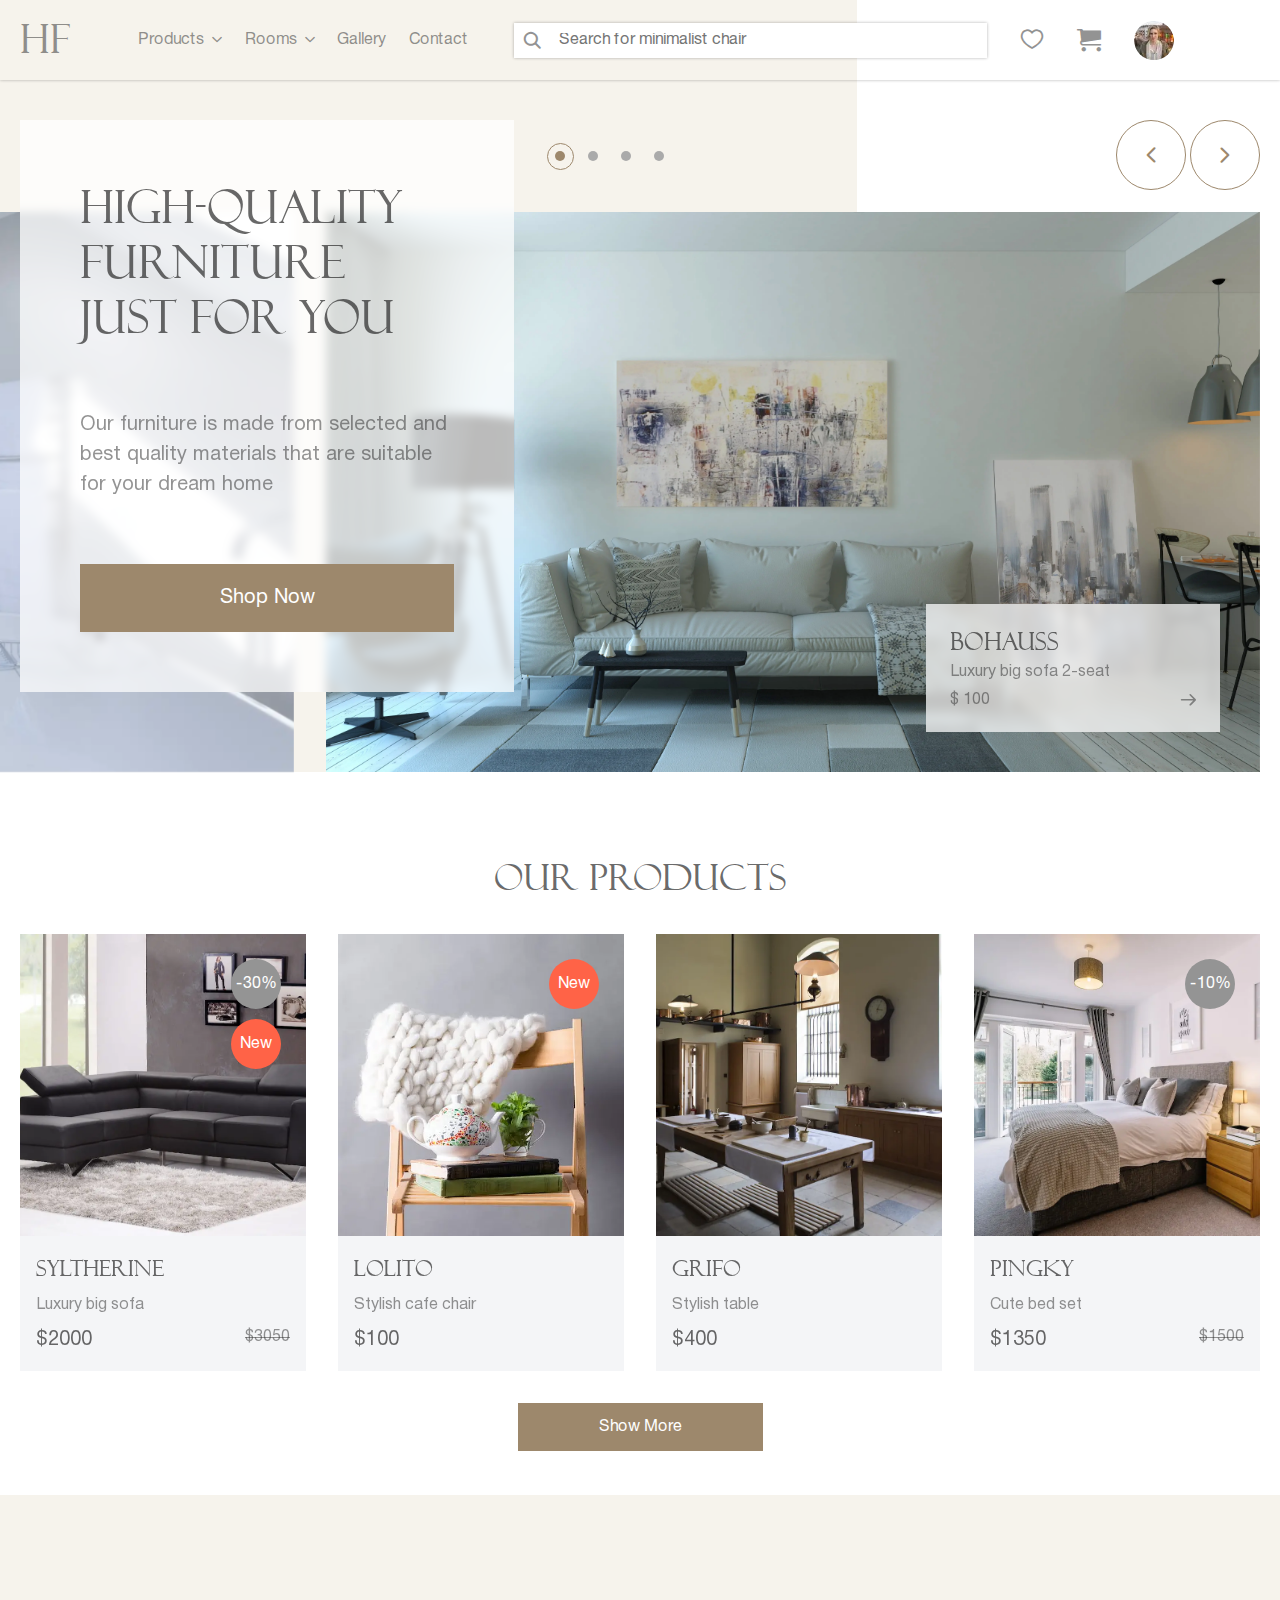
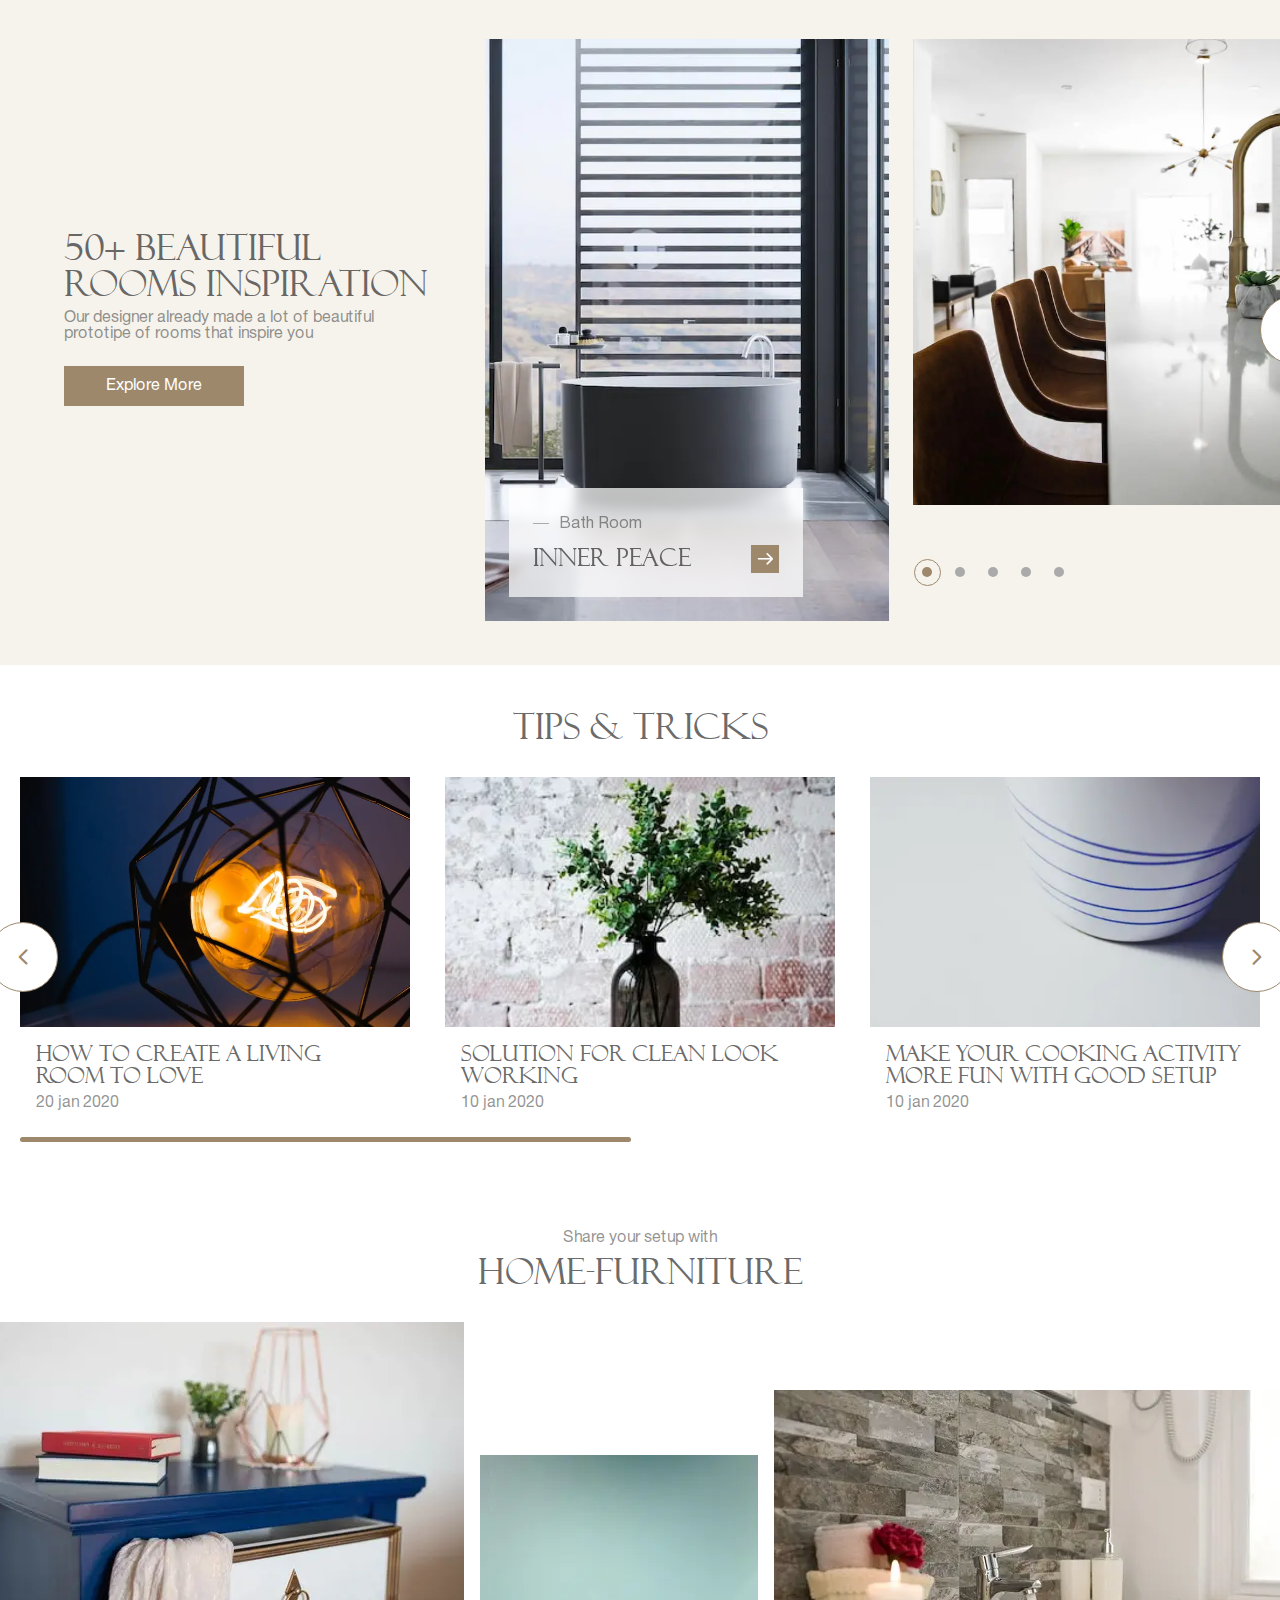
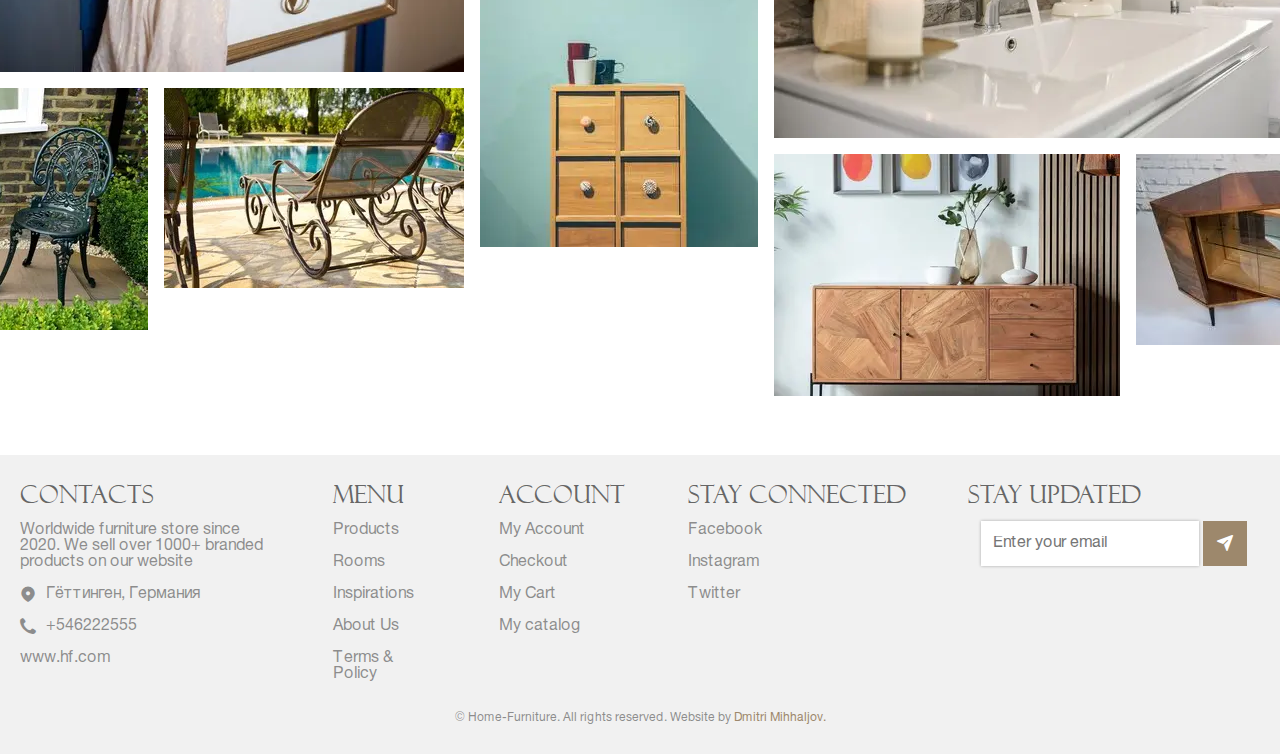
<file: hf/index.html>
<!DOCTYPE html>
<html lang="ru">

<head>
	<title>Home-Furniture</title>
	<meta charset="UTF-8">
	<meta name="format-detection" content="telephone=no">
	<!-- <style>body{opacity: 0;}</style> -->
	<link rel="stylesheet" href="css/style.min.css?_v=20221024124010">
	<link rel="shortcut icon" href="favicon.ico">
	<!-- <meta name="robots" content="noindex, nofollow"> -->
	<meta name="viewport" content="width=device-width, initial-scale=1.0">
</head>

<body>
	<div class="wrapper">
		<header class="header" data-scroll="80" data-scroll-show="0">
			<div class="header__container">
				<button type="button" class="menu__icon icon-menu"><span></span></button>
				<div class="header__inner">
					<div class="header__l-block">
						<a href="#" class="header__logo-full" data-goto=".home">
							<!-- <img src="img/logo.svg" alt="logo"> -->
							HF
						</a>
						<a href="#" class="header__logo-min" data-goto=".home">
							<!-- <img src="img/logo.svg" alt="logo"> -->
							Home-Furniture
						</a>
					</div>
					<div class="header__m-block">
						<div class="header__menu menu">
							<nav class="menu__body">
								<ul class="menu__list" data-spollers="768,max" data-spollers-speed="800">
									<li class="menu__item">
										<a href="#" class="menu__link" data-goto=".product">Products</a>
										<button type="button" class="menu__arrow _icon-down-arrow" data-spoller data-spoller-close></button>
										<ul class="menu__sub-list">
											<li class="menu__sub-item">
												<a href="#" class="menu__sub-link">Bedroom</a>
											</li>
											<li class="menu__sub-item">
												<a href="#" class="menu__sub-link">Livingroom</a>
											</li>
											<li class="menu__sub-item">
												<a href="#" class="menu__sub-link">Kitchen</a>
											</li>
											<li class="menu__sub-item">
												<a href="#" class="menu__sub-link">Bathroom</a>
											</li>
										</ul>
									</li>
									<li class="menu__item">
										<a href="#" class="menu__link" data-goto=".room">Rooms</a>
										<button class="menu__arrow _icon-down-arrow" type="button" data-spoller data-spoller-close></button>
										<ul class="menu__sub-list">
											<li class="menu__sub-item"><a href="#" class="menu__sub-link">Bedroom</a></li>
											<li class="menu__sub-item"><a href="#" class="menu__sub-link">Livingroom</a></li>
											<li class="menu__sub-item"><a href="#" class="menu__sub-link">Kitchen</a></li>
											<li class="menu__sub-item"><a href="#" class="menu__sub-link">Bathroom</a></li>
										</ul>
									</li>
									<li class="menu__item"><a href="#" class="menu__link" data-goto=".gallery">Gallery</a>
									</li>
									<li class="menu__item"><a href="#" class="menu__link" data-goto=".footer">Contact</a>
									</li>
								</ul>
							</nav>
						</div>
					</div>
					<div class="header__s-block">
						<div class="search-inner">
							<i class="search-form__icon _icon-search"></i>
							<form action="#" class="search-form">
								<div class="search-block">
									<button type="button" class="search-block__btn _icon-search"></button>
									<input class="search-block__input input" type="search" name="form[]" id="" autocomplete="off" data-error="Error" placeholder="Search for minimalist chair">
								</div>
							</form>
						</div>
					</div>
					<div class="header__r-block">
						<button class="favorite _icon-heart"></button>
						<button class="cart _icon-cart">
							<!-- <span>1</span> -->
						</button>
						<div class="user">
							<button class="user__button">
								<picture><source srcset="img/header/user.webp" type="image/webp"><img class="user__image" src="img/header/user.png" alt="image"></picture>
							</button>
						</div>
					</div>
				</div>
			</div>
		</header>
		<main class="page">
			<!-- *Home -->
			<section class="home">
				<div class="home__container">
					<div class="home__left-block">
						<h1 class="home__title">High-Quality
							Furniture Just
							For You</h1>
						<p class="home__slogan">Our furniture is made from selected and best quality materials that are suitable for
							your dream home</p>
						<a href="#" class="home__button button" data-da=".main-slider, 998.91, 0">Shop Now</a>
					</div>
					<div class="home__right-block">
						<div class="main-slider">
							<div class="main-slider__nav">
								<div class="main-slider__pagination swiper-pagination"></div>
								<div class="main-slider__buttons">
									<button type="button" class="main-slider__button-prev swiper-button-prev">
										<i class="_icon-down-arrow"></i>
									</button>
									<button type="button" class="main-slider__button-next swiper-button-next">
										<i class="_icon-down-arrow"></i>
									</button>
								</div>
							</div>
							<div class="main-slider__swiper">
								<div class="main-slider__wrapper swiper-wrapper">

									<div class="main-slider__slide swiper-slide">
										<div class="main-slider__image-ibg">
											<picture><source srcset="img/home/1.webp" type="image/webp"><img src="img/home/1.jpg" alt="image"></picture>
										</div>
										<a href="#" class="main-slider__card-link link-card" data-swiper-parallax-opacity="0" data-swiper-parallax-x="-100%">
											<h3 class="link-card__title">Bohauss</h3>
											<p class="link-card__text">Luxury big sofa 2-seat</p>
											<p class="link-card__value _icon-right-arrow">$ 100</p>
										</a>
									</div>

									<div class="main-slider__slide swiper-slide">
										<div class="main-slider__image-ibg">
											<picture><source srcset="img/home/2.webp" type="image/webp"><img src="img/home/2.jpg" alt="image"></picture>
										</div>
										<a href="#" class="main-slider__card-link link-card" data-swiper-parallax-opacity="0" data-swiper-parallax-x="-100%">
											<h3 class="link-card__title">Bohauss</h3>
											<p class="link-card__text">Luxury big sofa 2-seat</p>
											<p class="link-card__value _icon-right-arrow">$ 100</p>
										</a>
									</div>

									<div class="main-slider__slide swiper-slide">
										<div class="main-slider__image-ibg">
											<picture><source srcset="img/home/3.webp" type="image/webp"><img src="img/home/3.jpg" alt="image"></picture>
										</div>
										<a href="#" class="main-slider__card-link link-card" data-swiper-parallax-opacity="0" data-swiper-parallax-x="-100%">
											<h3 class="link-card__title">Bohauss</h3>
											<p class="link-card__text">Luxury big sofa 2-seat</p>
											<p class="link-card__value _icon-right-arrow">$ 100</p>
										</a>
									</div>

									<div class="main-slider__slide swiper-slide">
										<div class="main-slider__image-ibg">
											<picture><source srcset="img/home/4.webp" type="image/webp"><img src="img/home/4.jpg" alt="image"></picture>
										</div>
										<a href="#" class="main-slider__card-link link-card" data-swiper-parallax-opacity="0" data-swiper-parallax-x="-100%">
											<h3 class="link-card__title">Bohauss</h3>
											<p class="link-card__text">Luxury big sofa 2-seat</p>
											<p class="link-card__value _icon-right-arrow">$ 100</p>
										</a>
									</div>
								</div>
							</div>
						</div>
					</div>
				</div>
			</section>
			<!-- *Product -->
			<section class="product">
				<div class="product__container">
					<h2 class="product__title">Our Products</h2>
					<div class="product__block">
						<article id="1" class="product__card card num1">
							<div class="card__imageBx">
								<div class="card__image-ibg">
									<picture><source data-srcset="img/product/2.webp" srcset="[data-uri]" type="image/webp"><img src="[data-uri]"  data-src="img/product/2.jpg" alt="product"></picture>
								</div>
								<div class="card__labels">
									<span class="card__label">-30%</span>
									<span class="card__label card__label_red">New</span>
								</div>
							</div>
							<a href="#" class="card__link">
								<div class="card__contentBx">
									<h4 class="card__title">Syltherine</h4>
									<p class="card__text">Luxury big sofa</p>
									<p class="card__price">$2000
										<span class="card__price-un">$3050</span>
									</p>
								</div>
							</a>
							<div class="card__buttonsBx">
								<button class="card__add button">Add to cart</button>
								<div class="card__favBx">
									<button class="card__cart _icon-cart">Cart</button>
									<button class="card__share _icon-share">Share</button>
									<button class="card__like _icon-heart">Like</button>
								</div>
							</div>
						</article>

						<article class="product__card card">
							<div class="card__imageBx">
								<div class="card__image-ibg">
									<picture><source data-srcset="img/product/10.webp" srcset="[data-uri]" type="image/webp"><img src="[data-uri]"  data-src="img/product/10.jpg" alt="product"></picture>
								</div>
								<div class="card__labels">
									<span class="card__label card__label_red">New</span>
								</div>
							</div>
							<a href="#" class="card__link">
								<div class="card__contentBx">
									<h4 class="card__title">Lolito</h4>
									<p class="card__text">Stylish cafe chair</p>
									<p class="card__price">$100
										<span class="card__price-un"></span>
									</p>
								</div>
							</a>
							<div class="card__buttonsBx">
								<button class="card__add button">Add to cart</button>
								<div class="card__favBx">
									<button class="card__cart _icon-cart">Cart</button>
									<button class="card__share _icon-share">Share</button>
									<button class="card__like _icon-heart">Like</button>
								</div>
							</div>
						</article>

						<article class="product__card card">
							<div class="card__imageBx">
								<div class="card__image-ibg">
									<picture><source data-srcset="img/product/8.webp" srcset="[data-uri]" type="image/webp"><img src="[data-uri]"  data-src="img/product/8.jpg" alt="product"></picture>
								</div>
								<div class="card__labels">
								</div>
							</div>
							<a href="#" class="card__link">
								<div class="card__contentBx">
									<h4 class="card__title">Grifo</h4>
									<p class="card__text">Stylish table</p>
									<p class="card__price">$400
										<span class="card__price-un"></span>
									</p>
								</div>
							</a>
							<div class="card__buttonsBx">
								<button class="card__add button">Add to cart</button>
								<div class="card__favBx">
									<button class="card__cart _icon-cart">Cart</button>
									<button class="card__share _icon-share">Share</button>
									<button class="card__like _icon-heart">Like</button>
								</div>
							</div>
						</article>

						<article class="product__card card">
							<div class="card__imageBx">
								<div class="card__image-ibg">
									<picture><source data-srcset="img/product/12.webp" srcset="[data-uri]" type="image/webp"><img src="[data-uri]"  data-src="img/product/12.jpg" alt="product"></picture>
								</div>
								<div class="card__labels">
									<span class="card__label">-10%</span>
								</div>
							</div>
							<a href="#" class="card__link">
								<div class="card__contentBx">
									<h4 class="card__title">Pingky</h4>
									<p class="card__text">Cute bed set</p>
									<p class="card__price">$1350
										<span class="card__price-un">$1500</span>
									</p>
								</div>
							</a>
							<div class="card__buttonsBx">
								<button class="card__add button">Add to cart</button>
								<div class="card__favBx">
									<button class="card__cart _icon-cart">Cart</button>
									<button class="card__share _icon-share">Share</button>
									<button class="card__like _icon-heart">Like</button>
								</div>
							</div>
						</article>
					</div>
					<div class="product__buttons">
						<button type="button" class="product__button button">Show More</button>
					</div>
				</div>
			</section>
			<!-- *Room -->
			<section class="room">
				<div class="room__container">
					<div class="room__content">
						<div class="room__text-content">
							<h2 class="room__title">50+ Beautiful rooms
								inspiration</h2>
							<p class="room__slogan">Our designer already made a lot of beautiful prototipe of rooms that inspire you
							</p>
							<a href="#" class="room__button button">Explore More</a>
						</div>
					</div>
					<div class="room-slider">
						<div class="room-slider__swiper">
							<div class="room-slider__wrapper swiper-wrapper">

								<div class="room-slider__slide swiper-slide">
									<div class="room-slider__image-ibg">
										<picture><source data-srcset="img/room/bath.webp" srcset="[data-uri]" type="image/webp"><img src="[data-uri]"  data-src="img/room/bath.jpg" alt="image"></picture>
									</div>
									<a href="#" class="room-slider__card-link link-card" data-swiper-parallax-opacity="0" data-swiper-parallax-x="-100%">
										<p class="link-card__text _icon-Stroke">Bath Room</p>
										<h3 class="link-card__title link-card__title_background _icon-right-arrow">Inner Peace</h3>
									</a>
								</div>

								<div class="room-slider__slide swiper-slide">
									<div class="room-slider__image-ibg">
										<picture><source srcset="img/room/kitchen.webp" type="image/webp"><img src="img/room/kitchen.jpg" alt="image"></picture>
									</div>
									<a href="#" class="room-slider__card-link link-card" data-swiper-parallax-opacity="0" data-swiper-parallax-x="-100%">
										<p class="link-card__text _icon-Stroke">Kitchen</p>
										<h3 class="link-card__title link-card__title_background _icon-right-arrow">Inner Peace</h3>
									</a>
								</div>

								<div class="room-slider__slide swiper-slide">
									<div class="room-slider__image-ibg">
										<picture><source data-srcset="img/room/diningroom.webp" srcset="[data-uri]" type="image/webp"><img src="[data-uri]"  data-src="img/room/diningroom.jpg" alt="image"></picture>
									</div>
									<a href="#" class="room-slider__card-link link-card" data-swiper-parallax-opacity="0" data-swiper-parallax-x="-100%">
										<p class="link-card__text _icon-Stroke">Dining</p>
										<h3 class="link-card__title link-card__title_background _icon-right-arrow">Inner Peace</h3>
									</a>
								</div>

								<div class="room-slider__slide swiper-slide">
									<div class="room-slider__image-ibg">
										<picture><source data-srcset="img/room/bedroom.webp" srcset="[data-uri]" type="image/webp"><img src="[data-uri]"  data-src="img/room/bedroom.jpg" alt="image"></picture>
									</div>
									<a href="#" class="room-slider__card-link link-card" data-swiper-parallax-opacity="0" data-swiper-parallax-x="-100%">
										<p class="link-card__text _icon-Stroke">Bedroom</p>
										<h3 class="link-card__title link-card__title_background _icon-right-arrow">Inner Peace</h3>
									</a>
								</div>

								<div class="room-slider__slide swiper-slide">
									<div class="room-slider__image-ibg">
										<picture><source data-srcset="img/room/livingroom.webp" srcset="[data-uri]" type="image/webp"><img src="[data-uri]"  data-src="img/room/livingroom.jpg" alt="image"></picture>
									</div>
									<a href="#" class="room-slider__card-link link-card" data-swiper-parallax-opacity="0" data-swiper-parallax-x="-100%">
										<p class="link-card__text _icon-Stroke">Livingroom</p>
										<h3 class="link-card__title link-card__title_background _icon-right-arrow">Inner Peace</h3>
									</a>
								</div>

							</div>
						</div>
					</div>
					<div class="room-slider__nav">
						<div class="room-slider__pagination swiper-pagination"></div>
						<button type="button" class="room-slider__button-next swiper-button-next">
							<i class="_icon-down-arrow"></i>
						</button>
					</div>
				</div>
			</section>
			<!-- *Tips -->
			<section class="tips">
				<div class="tips__container">
					<h2 class="tips__title">Tips & Tricks</h2>
					<div class="tips__slider-Bx">
						<div class="tips-slider__swiper">
							<div class="tips-slider__wrapper swiper-wrapper">

								<div class="tips-slider__slide swiper-slide">
									<div class="tips-slider__image-ibg">
										<picture><source data-srcset="img/tips/1.webp" srcset="[data-uri]" type="image/webp"><img src="[data-uri]"  data-src="img/tips/1.jpg" alt="image"></picture>
									</div>
									<div class="tips-slider__slide-content">
										<a href="#" class="tips-slider__slide-title">How to create a living
											room to love</a>
										<p class="tips-slider__slide-date">20 jan 2020</p>
									</div>
								</div>

								<div class="tips-slider__slide swiper-slide">
									<div class="tips-slider__image-ibg">
										<picture><source data-srcset="img/tips/2.webp" srcset="[data-uri]" type="image/webp"><img src="[data-uri]"  data-src="img/tips/2.jpg" alt="image"></picture>
									</div>
									<div class="tips-slider__slide-content">
										<a href="#" class="tips-slider__slide-title">Solution for clean look working</a>
										<p class="tips-slider__slide-date">10 jan 2020</p>
									</div>
								</div>

								<div class="tips-slider__slide swiper-slide">
									<div class="tips-slider__image-ibg">
										<picture><source data-srcset="img/tips/3.webp" srcset="[data-uri]" type="image/webp"><img src="[data-uri]"  data-src="img/tips/3.jpg" alt="image"></picture>
									</div>
									<div class="tips-slider__slide-content">
										<a href="#" class="tips-slider__slide-title">Make your cooking activity
											more fun with good setup</a>
										<p class="tips-slider__slide-date">10 jan 2020</p>
									</div>
								</div>

								<div class="tips-slider__slide swiper-slide">
									<div class="tips-slider__image-ibg">
										<picture><source data-srcset="img/tips/4.webp" srcset="[data-uri]" type="image/webp"><img src="[data-uri]"  data-src="img/tips/4.jpg" alt="image"></picture>
									</div>
									<div class="tips-slider__slide-content">
										<a href="#" class="tips-slider__slide-title">Make your cooking activity
											more fun with good setup</a>
										<p class="tips-slider__slide-date">10 jan 2020</p>
									</div>
								</div>

								<div class="tips-slider__slide swiper-slide">
									<div class="tips-slider__image-ibg">
										<picture><source data-srcset="img/tips/5.webp" srcset="[data-uri]" type="image/webp"><img src="[data-uri]"  data-src="img/tips/5.jpg" alt="image"></picture>
									</div>
									<div class="tips-slider__slide-content">
										<a href="#" class="tips-slider__slide-title">Make your cooking activity
											more fun with good setup</a>
										<p class="tips-slider__slide-date">10 jan 2020</p>
									</div>
								</div>

								<div class="tips-slider__slide swiper-slide">
									<div class="tips-slider__image-ibg">
										<picture><source data-srcset="img/tips/6.webp" srcset="[data-uri]" type="image/webp"><img src="[data-uri]"  data-src="img/tips/6.jpg" alt="image"></picture>
									</div>
									<div class="tips-slider__slide-content">
										<a href="#" class="tips-slider__slide-title">Make your cooking activity
											more fun with good setup</a>
										<p class="tips-slider__slide-date">10 jan 2020</p>
									</div>
								</div>
							</div>


							<button type="button" class="tips-slider__button-prev swiper-button-prev">
								<i class="_icon-down-arrow"></i>
							</button>
							<button type="button" class="tips-slider__button-next swiper-button-next">
								<i class="_icon-down-arrow"></i>
							</button>
						</div>
						<div class="swiper-scrollbar"></div>
					</div>
				</div>

			</section>
			<!-- *Gallery -->
			<section class="gallery">
				<div class="gallery__wrapper">
					<p class="gallery__subtitle">Share your setup with</p>
					<h2 class="gallery__title">Home-Furniture</h2>
					<div class="gallery__inner" data-speed="0.01">
						<div class="gallery__items" data-gallery>
							<div class="gallery__column column-left">
								<div class="gallery__column_row column-left__top">
									<a href="img/gallery/1.jpg" class="gallery__item">
										<picture><source srcset="img/gallery/1(1).webp" type="image/webp"><img src="img/gallery/1(1).jpg" alt="image"></picture>
									</a>
									<a href="img/gallery/2.jpg" class="gallery__item">
										<picture><source srcset="img/gallery/2(1).webp" type="image/webp"><img src="img/gallery/2(1).jpg" alt="image"></picture>
									</a>
									<a href="img/gallery/11.jpg" class="gallery__item">
										<picture><source srcset="img/gallery/11(1).webp" type="image/webp"><img src="img/gallery/11(1).jpg" alt="image"></picture>
									</a>
								</div>
								<div class="gallery__column_row column-left__bottom">
									<a href="img/gallery/3.jpg" class="gallery__item">
										<picture><source srcset="img/gallery/3(1).webp" type="image/webp"><img src="img/gallery/3(1).jpg" alt="image"></picture>
									</a>
									<a href="img/gallery/5.jpg" class="gallery__item">
										<picture><source srcset="img/gallery/5(1).webp" type="image/webp"><img src="img/gallery/5(1).jpg" alt="image"></picture>
									</a>
									<a href="img/gallery/12.jpg" class="gallery__item">
										<picture><source srcset="img/gallery/12(1).webp" type="image/webp"><img src="img/gallery/12(1).jpg" alt="image"></picture>
									</a>
								</div>
							</div>

							<div class="gallery__column column-center">
								<div class="gallery__column_row column-center__item">
									<a href="img/gallery/4.jpg" class="gallery__item">
										<picture><source srcset="img/gallery/4(1).webp" type="image/webp"><img src="img/gallery/4(1).jpg" alt="image"></picture>
									</a>
								</div>
							</div>

							<div class="gallery__column column-right">
								<div class="gallery__column_row column-right__top">
									<a href="img/gallery/7.jpg" class="gallery__item">
										<picture><source srcset="img/gallery/7(1).webp" type="image/webp"><img src="img/gallery/7(1).jpg" alt="image"></picture>
									</a>
									<a href="img/gallery/9.jpg" class="gallery__item">
										<picture><source srcset="img/gallery/9(1).webp" type="image/webp"><img src="img/gallery/9(1).jpg" alt="image"></picture>
									</a>
									<a href="img/gallery/11.jpg" class="gallery__item">
										<picture><source srcset="img/gallery/11(1).webp" type="image/webp"><img src="img/gallery/11(1).jpg" alt="image"></picture>
									</a>
								</div>
								<div class="gallery__column_row column-right__bottom">
									<a href="img/gallery/8.jpg" class="gallery__item">
										<picture><source srcset="img/gallery/8(1).webp" type="image/webp"><img src="img/gallery/8(1).jpg" alt="image"></picture>
									</a>
									<a href="img/gallery/10.jpg" class="gallery__item">
										<picture><source srcset="img/gallery/10(1).webp" type="image/webp"><img src="img/gallery/10(1).jpg" alt="image"></picture>
									</a>
									<a href="img/gallery/12.jpg" class="gallery__item">
										<picture><source srcset="img/gallery/12(1).webp" type="image/webp"><img src="img/gallery/12(1).jpg" alt="image"></picture>
									</a>
								</div>
							</div>
						</div>
					</div>
				</div>
			</section>
		</main>
		<footer class="footer">
			<div class="footer__container">
				<div class="footer__main" data-spollers="768,max" data-spollers-speed="800">
					<div class="footer__contact">
						<div class="footer__title-block" data-spoller data-spoller-close>
							<h4 class="footer__title-list">Contacts</h4>
							<i class="footer__title-icon _icon-down-arrow"></i>
						</div>
						<ul class="footer__list">
							<li class="footer__list-item">
								<p class="footer__text">Worldwide furniture store since 2020. We sell over 1000+ branded products on our
									website</p>
							</li>
							<li class="footer__list-item footer__location">
								<i class="_icon-location"></i>
								<p class="footer__text">Гёттинген, Германия</p>
							</li>
							<li class="footer__list-item footer__phone">
								<i class="_icon-phone"></i>
								<a href="tel:000000" class="footer__link">+546222555</a>
							</li>
							<li class="footer__list-item">
								<a href="#" class="footer__link">www.hf.com</a>
							</li>
						</ul>
					</div>
					<div class="footer__menu">
						<div class="footer__title-block" data-spoller data-spoller-close>
							<h4 class="footer__title-list">Menu</h4>
							<i class="footer__title-icon _icon-down-arrow"></i>
						</div>
						<ul class="footer__list">
							<li class="footer__list-item">
								<a href="#" class="footer__link">Products</a>
							</li>
							<li class="footer__list-item">
								<a href="#" class="footer__link">Rooms</a>
							</li>
							<li class="footer__list-item">
								<a href="#" class="footer__link">Inspirations</a>
							</li>
							<li class="footer__list-item">
								<a href="#" class="footer__link">About Us</a>
							</li>
							<li class="footer__list-item">
								<a href="#" class="footer__link">Terms & Policy</a>
							</li>
						</ul>
					</div>
					<div class="footer__account">
						<div class="footer__title-block" data-spoller data-spoller-close>
							<h4 class="footer__title-list">Account</h4>
							<i class="footer__title-icon _icon-down-arrow"></i>
						</div>
						<ul class="footer__list">
							<li class="footer__list-item">
								<a href="#" class="footer__link">My Account</a>
							</li>
							<li class="footer__list-item">
								<a href="#" class="footer__link">Checkout</a>
							</li>
							<li class="footer__list-item">
								<a href="#" class="footer__link">My Cart</a>
							</li>
							<li class="footer__list-item">
								<a href="#" class="footer__link">My catalog</a>
							</li>
						</ul>
					</div>
					<div class="footer__social">
						<div class="footer__title-block" data-spoller data-spoller-close>
							<h4 class="footer__title-list">Stay Connected</h4>
							<i class="footer__title-icon _icon-down-arrow"></i>
						</div>
						<ul class="footer__list">
							<li class="footer__list-item">
								<a href="#" class="footer__link">Facebook</a>
							</li>
							<li class="footer__list-item">
								<a href="#" class="footer__link">Instagram</a>
							</li>
							<li class="footer__list-item">
								<a href="#" class="footer__link">Twitter</a>
							</li>
						</ul>
					</div>
					<div class="footer__subscribe">
						<h4 class="footer__title-list">Stay Updated</h4>
						<form class="footer__form" action="#">
							<div class="footer__form-block">
								<input class="footer__form-input" type="email" name="" id="" placeholder="Enter your email">
								<button class="footer__form-btn _icon-mail-arrow button" type="button"></button>
							</div>
						</form>
					</div>
				</div>
				<div class="footer__copyright">
					<p class="copyright">© Home-Furniture. All rights reserved. Website by
						<a href="http://www.mihhaljov.pro" class="copyright__link">Dmitri Mihhaljov.</a>
					</p>
				</div>
			</div>
		</footer>
	</div>
	<!-- <div id="popup" aria-hidden="true" class="popup">
	<div class="popup__wrapper">
		<div class="popup__content">
			<button data-close type="button" class="popup__close">Закрыть</button>
			<div class="popup__text">
				Text
			</div>
		</div>
	</div>
</div> -->
	<script src="js/app.min.js?_v=20221024124010"></script>
</body>

</html>
</file>
<file: bike/css/style.min.css>
@charset "UTF-8";@import url(https://fonts.googleapis.com/css?family=Lato:regular,700&display=swap);*{padding:0;margin:0;border:0}*,:after,:before{-webkit-box-sizing:border-box;box-sizing:border-box}body,html{height:100%;min-width:320px}body{color:#353738;line-height:1;font-family:Lato;font-size:.875rem;-ms-text-size-adjust:100%;-moz-text-size-adjust:100%;-webkit-text-size-adjust:100%;-webkit-font-smoothing:antialiased;-moz-osx-font-smoothing:grayscale}button,input,textarea{font-family:Lato;font-size:inherit}button{cursor:pointer;color:inherit;background-color:inherit}a{color:inherit}a:link,a:visited{text-decoration:none}a:hover{text-decoration:none}ul li{list-style:none}img{vertical-align:top}h1,h2,h3,h4,h5,h6{font-weight:inherit;font-size:inherit}.lock body{overflow:hidden;-ms-touch-action:none;touch-action:none;-ms-scroll-chaining:none;overscroll-behavior:none}.wrapper{min-height:100%;display:-webkit-box;display:-ms-flexbox;display:flex;-webkit-box-orient:vertical;-webkit-box-direction:normal;-ms-flex-direction:column;flex-direction:column;overflow:hidden}.wrapper>main{-webkit-box-flex:1;-ms-flex:1 1 auto;flex:1 1 auto}.wrapper>*{min-width:0}[class*=__container]{max-width:89.375rem;margin:0 auto;padding:0 .9375rem}.spollers{display:-ms-grid;display:grid;gap:15px}.spollers__row{display:-webkit-box;display:-ms-flexbox;display:flex;padding-bottom:30px;border-bottom:1px solid #eee}.spollers__row:not(:last-child){margin-bottom:30px}.spollers__row_fdc{-webkit-box-orient:vertical;-webkit-box-direction:normal;-ms-flex-direction:column;flex-direction:column;-webkit-box-pack:center;-ms-flex-pack:center;justify-content:center;-webkit-box-align:center;-ms-flex-align:center;align-items:center}.spollers__col{-webkit-box-flex:1;-ms-flex:1 1 30%;flex:1 1 30%}.spollers__col_b{-webkit-box-flex:1;-ms-flex:1 1 70%;flex:1 1 70%}.spollers__line:not(:last-child){margin-bottom:15px}.spollers__description-title:not(:last-child){margin-bottom:4px}.spollers__image-block img{height:auto;width:100%}.spollers__title{width:100%;cursor:default;text-align:left;border-top:1px solid #eee;padding:.625rem .9375rem;position:relative;font-weight:700}._spoller-init .spollers__title{cursor:pointer}._spoller-init .spollers__title::after,._spoller-init .spollers__title::before{content:"";position:absolute;right:10px;top:50%;background-color:#000;height:2px;width:15px;-webkit-transition:-webkit-transform .5s ease 0s;transition:-webkit-transform .5s ease 0s;-o-transition:transform .5s ease 0s;transition:transform .5s ease 0s;transition:transform .5s ease 0s,-webkit-transform .5s ease 0s}._spoller-init .spollers__title::before{-webkit-transform:translate(-75%,-50%) rotate(40deg);-ms-transform:translate(-75%,-50%) rotate(40deg);transform:translate(-75%,-50%) rotate(40deg)}._spoller-init .spollers__title::after{-webkit-transform:translate(0,-50%) rotate(-40deg);-ms-transform:translate(0,-50%) rotate(-40deg);transform:translate(0,-50%) rotate(-40deg)}._spoller-init .spollers__title._spoller-active::before{-webkit-transform:translateX(-75%) rotate(-40deg);-ms-transform:translateX(-75%) rotate(-40deg);transform:translateX(-75%) rotate(-40deg)}._spoller-init .spollers__title._spoller-active::after{-webkit-transform:rotate(40deg);-ms-transform:rotate(40deg);transform:rotate(40deg)}._spoller-init ._spoller-init .spollers__title{position:relative;width:100%;text-align:left}._spoller-init ._spoller-init .spollers__title::after,._spoller-init ._spoller-init .spollers__title::before{content:"";position:absolute;right:0;top:.75rem;height:.0625rem;-webkit-transition:all .3s ease 0s;-o-transition:all .3s ease 0s;transition:all .3s ease 0s;width:.625rem;background-color:#000}._spoller-init ._spoller-init .spollers__title::before{-webkit-transform:rotate(40deg);-ms-transform:rotate(40deg);transform:rotate(40deg);right:.4375rem}._spoller-init ._spoller-init .spollers__title::after{-webkit-transform:rotate(-40deg);-ms-transform:rotate(-40deg);transform:rotate(-40deg)}._spoller-init .spollers__title._spoller-active::before{-webkit-transform:rotate(-40deg);-ms-transform:rotate(-40deg);transform:rotate(-40deg)}._spoller-init .spollers__title._spoller-active::after{-webkit-transform:rotate(40deg);-ms-transform:rotate(40deg);transform:rotate(40deg)}.spollers__body{padding:1.25rem}[class*=-ibg]{position:relative}[class*=-ibg] img{position:absolute;width:100%;height:100%;top:0;left:0;-o-object-fit:cover;object-fit:cover}[class*=-ibg_contain] img{-o-object-fit:contain;object-fit:contain}.button-up{position:fixed;left:10px;bottom:20px;width:40px;height:40px;display:-webkit-box;display:-ms-flexbox;display:flex;-webkit-box-pack:center;-ms-flex-pack:center;justify-content:center;-webkit-box-align:center;-ms-flex-align:center;align-items:center;background-color:rgba(0,0,0,.9);border-radius:50%;opacity:.3;cursor:pointer;-webkit-transition:all .3s ease 0s;-o-transition:all .3s ease 0s;transition:all .3s ease 0s;z-index:4;visibility:hidden}.button-up::after,.button-up::before{content:"";position:absolute;left:18px;top:50%;background-color:#fff;height:2px;width:10px;-webkit-transition:-webkit-transform .5s ease 0s;transition:-webkit-transform .5s ease 0s;-o-transition:transform .5s ease 0s;transition:transform .5s ease 0s;transition:transform .5s ease 0s,-webkit-transform .5s ease 0s}.button-up::before{-webkit-transform:translate(-75%,-50%) rotate(-40deg);-ms-transform:translate(-75%,-50%) rotate(-40deg);transform:translate(-75%,-50%) rotate(-40deg)}.button-up::after{-webkit-transform:translate(0,-50%) rotate(40deg);-ms-transform:translate(0,-50%) rotate(40deg);transform:translate(0,-50%) rotate(40deg)}.show-top{visibility:visible}.hover{position:relative}.hover::before{-webkit-transform:scaleX(0);-ms-transform:scaleX(0);transform:scaleX(0);-webkit-transform-origin:top;-ms-transform-origin:top;transform-origin:top}.hover:hover::before{-webkit-transform:scaleX(1);-ms-transform:scaleX(1);transform:scaleX(1);-webkit-transform-origin:top;-ms-transform-origin:top;transform-origin:top}.hover::before{content:"";position:absolute;height:2px;inset:0 0;background:#353738;z-index:-1;-webkit-transition:-webkit-transform .3s ease;transition:-webkit-transform .3s ease;-o-transition:transform .3s ease;transition:transform .3s ease;transition:transform .3s ease,-webkit-transform .3s ease}.text{line-height:1.8}.item{display:-webkit-box;display:-ms-flexbox;display:flex;-webkit-box-pack:center;-ms-flex-pack:center;justify-content:center}.item__side{-webkit-box-flex:0;-ms-flex:0 1 70%;flex:0 1 70%}.item__side_small{-webkit-box-flex:0;-ms-flex:0 1 30%;flex:0 1 30%}.item__small-ibg{padding:0 0 33% 0}.item__small-image{-webkit-transition:all .8s ease 0s;-o-transition:all .8s ease 0s;transition:all .8s ease 0s;opacity:0}.item__small-image_translate-left{-webkit-transform:translate(-100%);-ms-transform:translate(-100%);transform:translate(-100%)}.item__small-image_translate-right{-webkit-transform:translate(100%);-ms-transform:translate(100%);transform:translate(100%)}.item__link-image{display:block;position:relative;height:100%;overflow:hidden}.item__link-image::after{content:"";position:absolute;top:0;left:0;width:100%;height:100%;background-color:#83814b;opacity:.3;-webkit-transform:translate(0,-100%);-ms-transform:translate(0,-100%);transform:translate(0,-100%);-webkit-transition:all .3s ease-in-out 0s;-o-transition:all .3s ease-in-out 0s;transition:all .3s ease-in-out 0s}.item__image-ibg{-webkit-transition:all .8s ease 0s;-o-transition:all .8s ease 0s;transition:all .8s ease 0s;opacity:0;height:100%}.item__image-ibg_translate-left{-webkit-transform:translate(-100%);-ms-transform:translate(-100%);transform:translate(-100%)}.item__image-ibg_translate-right{-webkit-transform:translate(100%);-ms-transform:translate(100%);transform:translate(100%)}.item__brand{position:absolute;left:50%;top:50%;width:150px;height:50px;display:-webkit-box;display:-ms-flexbox;display:flex;-webkit-box-pack:center;-ms-flex-pack:center;justify-content:center;-webkit-box-align:center;-ms-flex-align:center;align-items:center;background-color:rgba(0,0,0,.1);border-radius:5px;-webkit-transform:scale(.5) translate(-100%);-ms-transform:scale(.5) translate(-100%);transform:scale(.5) translate(-100%);-webkit-transition:all 1s ease 0s;-o-transition:all 1s ease 0s;transition:all 1s ease 0s;opacity:0}.item__brand img{height:auto;width:100%}.content{margin:0 auto;display:-webkit-box;display:-ms-flexbox;display:flex;-webkit-box-orient:vertical;-webkit-box-direction:normal;-ms-flex-direction:column;flex-direction:column;-webkit-box-pack:center;-ms-flex-pack:center;justify-content:center;-webkit-box-align:center;-ms-flex-align:center;align-items:center;max-width:1000px}.content__block{display:-webkit-box;display:-ms-flexbox;display:flex;-webkit-box-orient:vertical;-webkit-box-direction:normal;-ms-flex-direction:column;flex-direction:column;-webkit-box-pack:center;-ms-flex-pack:center;justify-content:center;-webkit-box-align:center;-ms-flex-align:center;align-items:center;-webkit-transform:scale(0);-ms-transform:scale(0);transform:scale(0);opacity:0;-webkit-transition:all .8s ease 0s;-o-transition:all .8s ease 0s;transition:all .8s ease 0s}.content__title{padding-top:8px}.content__title:not(:last-child){margin-bottom:15px}.content__text:not(:last-child){margin-bottom:15px}.content__icon{width:30px;height:25px}.content__line{position:relative}.content__line:not(:last-child){margin-bottom:20px}.content__line::after{content:"";position:absolute;width:100px;height:2px;background-color:#eee;-webkit-transform:translate(-50%,0);-ms-transform:translate(-50%,0);transform:translate(-50%,0)}.button{position:relative;display:inline-block;cursor:pointer;outline:0;border:0;vertical-align:middle;text-decoration:none;background:0 0;padding:0}.button.learn-more{width:12rem;height:auto}.button.learn-more .circle{-webkit-transition:all .45s cubic-bezier(.65,0,.076,1);-o-transition:all .45s cubic-bezier(.65,0,.076,1);transition:all .45s cubic-bezier(.65,0,.076,1);position:relative;display:block;margin:0;width:3rem;height:3rem;background:#282936;border-radius:1.625rem}.button.learn-more .circle .icon{-webkit-transition:all .45s cubic-bezier(.65,0,.076,1);-o-transition:all .45s cubic-bezier(.65,0,.076,1);transition:all .45s cubic-bezier(.65,0,.076,1);position:absolute;top:0;bottom:0;margin:auto;background:#fff}.button.learn-more .circle .icon.arrow{-webkit-transition:all .45s cubic-bezier(.65,0,.076,1);-o-transition:all .45s cubic-bezier(.65,0,.076,1);transition:all .45s cubic-bezier(.65,0,.076,1);left:.625rem;width:1.125rem;height:.125rem;background:0 0}.button.learn-more .circle .icon.arrow::before{position:absolute;content:"";top:-.25rem;right:.0625rem;width:.625rem;height:.625rem;border-top:.125rem solid #fff;border-right:.125rem solid #fff;-webkit-transform:rotate(45deg);-ms-transform:rotate(45deg);transform:rotate(45deg)}.button.learn-more .button-text{-webkit-transition:all .45s cubic-bezier(.65,0,.076,1);-o-transition:all .45s cubic-bezier(.65,0,.076,1);transition:all .45s cubic-bezier(.65,0,.076,1);position:absolute;top:0;left:0;right:0;bottom:0;padding:.75rem 0;margin:0 0 0 1.85rem;color:#282936;font-weight:700;line-height:1.6;text-align:center;text-transform:uppercase}.button:hover .circle{width:100%}.button:hover .circle .icon.arrow{background:#fff;-webkit-transform:translate(1rem,0);-ms-transform:translate(1rem,0);transform:translate(1rem,0)}.button:hover .button-text{color:#fff}.dot-outer{position:absolute;left:0;top:0;-webkit-transform:translate(-50%,-50%);-ms-transform:translate(-50%,-50%);transform:translate(-50%,-50%)}.dot-outer::after,.dot-outer::before{content:"";position:absolute;z-index:-1;left:0;top:3px;display:block;height:20px;width:20px;border-radius:50%;background-color:#83814b;opacity:.4}.dot-outer::before{-webkit-animation:pulse2 1.3s cubic-bezier(.25,.46,.45,.94) infinite both;animation:pulse2 1.3s cubic-bezier(.25,.46,.45,.94) infinite both}.dot-outer::after{-webkit-animation:pulse2 1.3s .5s cubic-bezier(.25,.46,.45,.94) infinite both;animation:pulse2 1.3s .5s cubic-bezier(.25,.46,.45,.94) infinite both}.dot{position:relative;background-color:#83814b;width:20px;height:20px;border-radius:50%;cursor:auto;-webkit-transition-property:all;-o-transition-property:all;transition-property:all;-webkit-transition:all .1s ease 0s;-o-transition:all .1s ease 0s;transition:all .1s ease 0s}.dot:hover{background-color:#636138;-webkit-transform:rotate(45deg);-ms-transform:rotate(45deg);transform:rotate(45deg)}.dot::after,.dot::before{content:"";position:absolute;left:50%;top:50%;-webkit-transform:translate(-50%,-50%);-ms-transform:translate(-50%,-50%);transform:translate(-50%,-50%);display:block;height:30%;width:1px;background-color:#cbca9a}.dot::after{width:30%;height:1px}.puls-link{position:relative;display:inline-block;color:#fff;border-radius:5px;padding:10px 35px;-webkit-transition:all .3s ease;-o-transition:all .3s ease;transition:all .3s ease;-webkit-box-shadow:inset 2px 2px 2px 0 rgba(255,255,255,.5),7px 7px 20px 0 rgba(0,0,0,.1),4px 4px 5px 0 rgba(0,0,0,.1);box-shadow:inset 2px 2px 2px 0 rgba(255,255,255,.5),7px 7px 20px 0 rgba(0,0,0,.1),4px 4px 5px 0 rgba(0,0,0,.1);background:-webkit-gradient(linear,left bottom,left top,from(#83814b),to(#cbca9a));background:-o-linear-gradient(bottom,#83814b 0,#cbca9a 100%);background:linear-gradient(0deg,#83814b 0,#cbca9a 100%);overflow:hidden}.puls-link::before{position:absolute;content:"";display:inline-block;top:-180px;left:0;width:30px;height:100%;background-color:#fff;-webkit-animation:shiny 3s ease-in-out infinite;animation:shiny 3s ease-in-out infinite}.puls-link:hover{opacity:.7}.puls-link:active{-webkit-box-shadow:4px 4px 6px 0 rgba(255,255,255,.3),-4px -4px 6px 0 rgba(116,125,136,.2),inset -4px -4px 6px 0 rgba(255,255,255,.2),inset 4px 4px 6px 0 rgba(0,0,0,.2);box-shadow:4px 4px 6px 0 rgba(255,255,255,.3),-4px -4px 6px 0 rgba(116,125,136,.2),inset -4px -4px 6px 0 rgba(255,255,255,.2),inset 4px 4px 6px 0 rgba(0,0,0,.2)}.opacity{opacity:0}._watcher-view .content__block{-webkit-transform:scale(1);-ms-transform:scale(1);transform:scale(1);opacity:1}._watcher-view .item__image-ibg,._watcher-view .item__small-image{-webkit-transform:translate(0);-ms-transform:translate(0);transform:translate(0);opacity:1}._watcher-view .item__brand{opacity:1;-webkit-transform:scale(1) translate(-50%,0);-ms-transform:scale(1) translate(-50%,0);transform:scale(1) translate(-50%,0)}._watcher-view.home,._watcher-view.specification,._watcher-view.video{opacity:1;-webkit-transform:scale(1);-ms-transform:scale(1);transform:scale(1);-webkit-transform:translate(0,0);-ms-transform:translate(0,0);transform:translate(0,0)}@-webkit-keyframes shiny{0%{-webkit-transform:scale(0) rotate(45deg);opacity:0}80%{-webkit-transform:scale(0) rotate(45deg);opacity:.5}81%{-webkit-transform:scale(4) rotate(45deg);opacity:1}100%{-webkit-transform:scale(50) rotate(45deg);opacity:0}}@keyframes shiny{0%{-webkit-transform:scale(0) rotate(45deg);opacity:0}80%{-webkit-transform:scale(0) rotate(45deg);opacity:.5}81%{-webkit-transform:scale(4) rotate(45deg);opacity:1}100%{-webkit-transform:scale(50) rotate(45deg);opacity:0}}@-webkit-keyframes left-in{0%{-webkit-transform:translate(-100%,0);transform:translate(-100%,0)}100%{-webkit-transform:translate(0,0);transform:translate(0,0)}}@keyframes left-in{0%{-webkit-transform:translate(-100%,0);transform:translate(-100%,0)}100%{-webkit-transform:translate(0,0);transform:translate(0,0)}}.--in-custom{--transition__duration:3s;--transition__easing:ease-in-out;-webkit-animation-name:in-wipe-down;animation-name:in-wipe-down}@-webkit-keyframes pulse{0%{-webkit-transform:scale(1);transform:scale(1)}3.3%{-webkit-transform:scale(1.1);transform:scale(1.1)}16.5%{-webkit-transform:scale(1);transform:scale(1)}33%{-webkit-transform:scale(1.1);transform:scale(1.1)}100%{-webkit-transform:scale(1);transform:scale(1)}}@keyframes pulse{0%{-webkit-transform:scale(1);transform:scale(1)}3.3%{-webkit-transform:scale(1.1);transform:scale(1.1)}16.5%{-webkit-transform:scale(1);transform:scale(1)}33%{-webkit-transform:scale(1.1);transform:scale(1.1)}100%{-webkit-transform:scale(1);transform:scale(1)}}@-webkit-keyframes sploosh{0%{-webkit-box-shadow:0 0 0 0 rgba(210,207,108,.7);box-shadow:0 0 0 0 rgba(210,207,108,.7);background:rgba(210,207,108,.7)}80%{background:rgba(66,166,223,0)}100%{-webkit-box-shadow:0 0 0 60px rgba(66,166,223,0);box-shadow:0 0 0 60px rgba(66,166,223,0)}}@keyframes sploosh{0%{-webkit-box-shadow:0 0 0 0 rgba(210,207,108,.7);box-shadow:0 0 0 0 rgba(210,207,108,.7);background:rgba(210,207,108,.7)}80%{background:rgba(66,166,223,0)}100%{-webkit-box-shadow:0 0 0 60px rgba(66,166,223,0);box-shadow:0 0 0 60px rgba(66,166,223,0)}}@-webkit-keyframes pulse2{0%{opacity:.5;-webkit-transform:scale(1);transform:scale(1)}100%{opacity:0;-webkit-transform:scale(1.75);transform:scale(1.75)}}@keyframes pulse2{0%{opacity:.5;-webkit-transform:scale(1);transform:scale(1)}100%{opacity:0;-webkit-transform:scale(1.75);transform:scale(1.75)}}.header{position:absolute;top:0;left:0;width:100%;-webkit-box-shadow:0 0 3px rgba(0,0,0,.3);box-shadow:0 0 3px rgba(0,0,0,.3);z-index:10;color:#4d4959;text-transform:uppercase;font-weight:700;-webkit-transition:all .3s ease 0s;-o-transition:all .3s ease 0s;transition:all .3s ease 0s}.header._header-scroll{position:fixed;-webkit-transition:all .5s ease 0s;-o-transition:all .5s ease 0s;transition:all .5s ease 0s}.header._header-scroll .logo{background-color:#acacac;border-radius:50%}.header._header-scroll .logo__image{height:60px;width:40px}.header._header-scroll .icon-menu i{position:absolute;top:-11px;left:-5px;border:2px solid #353738;border-radius:50%;width:40px;height:40px;z-index:4;-webkit-box-shadow:0 0 5px rgba(0,0,0,.3);box-shadow:0 0 5px rgba(0,0,0,.3)}.header._header-scroll .hover::before{background-color:#fff}.header__container{position:relative;height:100px;display:-webkit-box;display:-ms-flexbox;display:flex;-webkit-box-pack:center;-ms-flex-pack:center;justify-content:center;-webkit-box-align:center;-ms-flex-align:center;align-items:center;-webkit-transition:all .3s ease 0s;-o-transition:all .3s ease 0s;transition:all .3s ease 0s}.header__logo{position:absolute;width:100px;height:100px;top:0;right:50%;-webkit-transform:translate(50%,0);-ms-transform:translate(50%,0);transform:translate(50%,0);z-index:5;-webkit-transition:all .3s ease 0s;-o-transition:all .3s ease 0s;transition:all .3s ease 0s}.logo{display:-webkit-box;display:-ms-flexbox;display:flex;-webkit-box-pack:center;-ms-flex-pack:center;justify-content:center;-webkit-box-align:center;-ms-flex-align:center;align-items:center}.logo__image{-webkit-transition:all .3s ease 0s;-o-transition:all .3s ease 0s;transition:all .3s ease 0s;height:80px;width:50px}.menu{width:100%}.menu__body{-webkit-box-flex:1;-ms-flex:1 1 auto;flex:1 1 auto}.menu__list{display:-webkit-box;display:-ms-flexbox;display:flex;-webkit-box-align:center;-ms-flex-align:center;align-items:center;gap:5px;width:100%;-webkit-box-pack:space-evenly;-ms-flex-pack:space-evenly;justify-content:space-evenly}.menu__list li{width:200px;text-align:center}.icon-menu{display:none}.icon-menu__item:not(:last-child){margin-right:5px}.icon-menu{display:none}.footer__copyright{padding:15px}.copyright{font-size:12px;text-align:center}.copyright__link{color:#83814b}h1{font-weight:700;text-transform:uppercase}h2{text-transform:uppercase;font-weight:700}h3{text-transform:uppercase;font-weight:700}h4{text-transform:uppercase;font-weight:700}.home{background-color:#cdd9d5;opacity:0;-webkit-transform:scale(.8);-ms-transform:scale(.8);transform:scale(.8);-webkit-transition:all .6s ease 0s;-o-transition:all .6s ease 0s;transition:all .6s ease 0s}.home__image-ibg{width:100%;height:100vh;min-height:550px}.home__dot{position:absolute}.home__dot_1{top:28%}.home__dot_2{top:23%}.home__dot_3{top:45%;left:15%}.home__dot_4{top:65%;left:45%}.home__dot_5{top:50%;right:50%}.info{display:-webkit-box;display:-ms-flexbox;display:flex;-webkit-box-orient:vertical;-webkit-box-direction:normal;-ms-flex-direction:column;flex-direction:column;-webkit-box-pack:center;-ms-flex-pack:center;justify-content:center;-webkit-box-align:center;-ms-flex-align:center;align-items:center;background-color:#f7f7f7;padding-bottom:30px}.specification{opacity:0;-webkit-transform:translateY(100px);-ms-transform:translateY(100px);transform:translateY(100px);-webkit-transition:all .5s ease 0s;-o-transition:all .5s ease 0s;transition:all .5s ease 0s}.video{opacity:0;-webkit-transform:scale(.8);-ms-transform:scale(.8);transform:scale(.8);-webkit-transition:all .5s ease 0s;-o-transition:all .5s ease 0s;transition:all .5s ease 0s}.video__block{margin:0 auto}.video iframe{width:100%;height:400px}.colors{display:-webkit-box;display:-ms-flexbox;display:flex;-webkit-box-orient:vertical;-webkit-box-direction:normal;-ms-flex-direction:column;flex-direction:column;-webkit-box-pack:center;-ms-flex-pack:center;justify-content:center;-webkit-box-align:center;-ms-flex-align:center;align-items:center}.colors__slider{width:100%}.colors__image-ibg{width:300px;height:200px}.gallery{margin-bottom:20px}.gallery__block{overflow:auto}.gallery__column{display:-ms-grid;display:grid;-ms-grid-columns:(minmax(200px,1fr))[6];grid-template-columns:repeat(6,minmax(200px,1fr));-ms-grid-rows:(minmax(200px,25vh))[2];grid-template-rows:repeat(2,minmax(200px,25vh));grid-template-areas:"first second third fourth fifth fifth" "sixth sixth third fourth seven seven"}.gallery__item{background-color:#ccc}.gallery__item:nth-child(1){-ms-grid-row:1;-ms-grid-column:1;grid-area:first}.gallery__item:nth-child(2){-ms-grid-row:1;-ms-grid-column:2;grid-area:second}.gallery__item:nth-child(3){-ms-grid-row:1;-ms-grid-row-span:2;-ms-grid-column:3;grid-area:third}.gallery__item:nth-child(4){-ms-grid-row:1;-ms-grid-row-span:2;-ms-grid-column:4;grid-area:fourth}.gallery__item:nth-child(5){-ms-grid-row:1;-ms-grid-column:5;-ms-grid-column-span:2;grid-area:fifth}.gallery__item:nth-child(6){-ms-grid-row:2;-ms-grid-column:1;-ms-grid-column-span:2;grid-area:sixth}.gallery__item:nth-child(7){-ms-grid-row:2;-ms-grid-column:5;-ms-grid-column-span:2;grid-area:seven}.gallery__image-ibg{width:100%;height:100%}.gallery__image-ibg:nth-child(1){grid-area:blockFirst}.gallery__image-ibg:nth-child(2){grid-area:blockSecond}.gallery__image-ibg:nth-child(3){grid-area:block1}:root{--circle-center-center-out:circle(0%);--circle-center-center-in:circle(125%);--circle-hesitate:circle(40%);--circle-top-left-out:circle(0% at top left);--circle-top-right-out:circle(0% at top right);--circle-bottom-right-out:circle(0% at bottom right);--circle-bottom-left-out:circle(0% at bottom left);--circle-top-left-in:circle(150% at top left);--circle-top-right-in:circle(150% at top right);--circle-bottom-right-in:circle(150% at bottom right);--circle-bottom-left-in:circle(150% at bottom left);--wipe-in:inset(0 0 0 0);--wipe-bottom:inset(100% 0 0 0);--wipe-left:inset(0 100% 0 0);--wipe-top:inset(0 0 100% 0);--wipe-right:inset(0 0 0 100%);--wipe-top-left-in:polygon(50% -50%,150% 50%,50% 150%,-50% 50%);--wipe-top-right-in:polygon(50% -50%,150% 50%,50% 150%,-50% 50%);--wipe-bottom-left-in:polygon(50% -50%,150% 50%,50% 150%,-50% 50%);--wipe-bottom-right-in:polygon(-50% 0%,200% 0,0 200%,0 -50%);--wipe-top-left-out:polygon(0 0,0 0,0 0,0 50%);--wipe-top-right-out:polygon(50% -50%,150% 50%,150% 50%,50% -50%);--wipe-bottom-left-out:polygon(-50% 50%,50% 150%,50% 150%,-50% 50%);--wipe-bottom-right-out:polygon(150% 50%,150% 50%,50% 150%,50% 150%);--wipe-cinematic-out:inset(100% 0 100% 0);--wipe-cinematic-mid:inset(10% 0 10% 0);--square-hesitate:inset(33% 33% 33% 33%);--square-out:inset(100% 100% 100% 100%);--square-in:var(--wipe-in);--square-top-left-out:inset(0 100% 100% 0);--square-top-right-out:inset(0 0 100% 100%);--square-bottom-left-out:inset(100% 100% 0 0);--square-bottom-right-out:inset(100% 0 0 100%);--diamond-center-in:polygon(-50% 50%,50% -50%,150% 50%,50% 150%);--diamond-center-out:polygon(50% 50%,50% 50%,50% 50%,50% 50%);--diamond-hesitate:polygon(45% 50%,50% 25%,55% 50%,50% 75%);--opposing-corners-in:polygon(0 0,0 100%,100% 100%,100% 0);--opposing-corners-out:polygon(0 0,50% 50%,100% 100%,50% 50%)}[transition-style]{-webkit-animation-delay:var(--transition__delay,0);animation-delay:var(--transition__delay,0);-webkit-animation-duration:var(--transition__duration,2.5s);animation-duration:var(--transition__duration,2.5s);-webkit-animation-timing-function:var(--transition__easing,cubic-bezier(.25,1,.3,1));animation-timing-function:var(--transition__easing,cubic-bezier(.25,1,.3,1));-webkit-animation-fill-mode:both;animation-fill-mode:both;will-change:clip-path}@-webkit-keyframes wipe-out-top{0%{-webkit-clip-path:var(--wipe-in);clip-path:var(--wipe-in)}to{-webkit-clip-path:var(--wipe-top);clip-path:var(--wipe-top)}}@keyframes wipe-out-top{0%{-webkit-clip-path:var(--wipe-in);clip-path:var(--wipe-in)}to{-webkit-clip-path:var(--wipe-top);clip-path:var(--wipe-top)}}[transition-style="out:wipe:top"],[transition-style="out:wipe:up"]{-webkit-animation-name:wipe-out-top;animation-name:wipe-out-top}@-webkit-keyframes wipe-out-right{0%{-webkit-clip-path:var(--wipe-in);clip-path:var(--wipe-in)}to{-webkit-clip-path:var(--wipe-right);clip-path:var(--wipe-right)}}@keyframes wipe-out-right{0%{-webkit-clip-path:var(--wipe-in);clip-path:var(--wipe-in)}to{-webkit-clip-path:var(--wipe-right);clip-path:var(--wipe-right)}}[transition-style="out:wipe:right"]{-webkit-animation-name:wipe-out-right;animation-name:wipe-out-right}@-webkit-keyframes wipe-out-bottom{0%{-webkit-clip-path:var(--wipe-in);clip-path:var(--wipe-in)}to{-webkit-clip-path:var(--wipe-bottom);clip-path:var(--wipe-bottom)}}@keyframes wipe-out-bottom{0%{-webkit-clip-path:var(--wipe-in);clip-path:var(--wipe-in)}to{-webkit-clip-path:var(--wipe-bottom);clip-path:var(--wipe-bottom)}}[transition-style="out:wipe:bottom"],[transition-style="out:wipe:down"]{-webkit-animation-name:wipe-out-bottom;animation-name:wipe-out-bottom}@-webkit-keyframes wipe-out-left{0%{-webkit-clip-path:var(--wipe-in);clip-path:var(--wipe-in)}to{-webkit-clip-path:var(--wipe-left);clip-path:var(--wipe-left)}}@keyframes wipe-out-left{0%{-webkit-clip-path:var(--wipe-in);clip-path:var(--wipe-in)}to{-webkit-clip-path:var(--wipe-left);clip-path:var(--wipe-left)}}[transition-style="out:wipe:left"]{-webkit-animation-name:wipe-out-left;animation-name:wipe-out-left}@-webkit-keyframes wipe-in-top{0%{-webkit-clip-path:var(--wipe-top);clip-path:var(--wipe-top)}to{-webkit-clip-path:var(--wipe-in);clip-path:var(--wipe-in)}}@keyframes wipe-in-top{0%{-webkit-clip-path:var(--wipe-top);clip-path:var(--wipe-top)}to{-webkit-clip-path:var(--wipe-in);clip-path:var(--wipe-in)}}[transition-style="in:wipe:down"],[transition-style="in:wipe:top"]{-webkit-animation-name:wipe-in-top;animation-name:wipe-in-top}@-webkit-keyframes wipe-in-right{0%{-webkit-clip-path:var(--wipe-left);clip-path:var(--wipe-left)}to{-webkit-clip-path:var(--wipe-in);clip-path:var(--wipe-in)}}@keyframes wipe-in-right{0%{-webkit-clip-path:var(--wipe-left);clip-path:var(--wipe-left)}to{-webkit-clip-path:var(--wipe-in);clip-path:var(--wipe-in)}}[transition-style="in:wipe:right"]{-webkit-animation-name:wipe-in-right;animation-name:wipe-in-right}@-webkit-keyframes wipe-in-bottom{0%{-webkit-clip-path:var(--wipe-bottom);clip-path:var(--wipe-bottom)}to{-webkit-clip-path:var(--wipe-in);clip-path:var(--wipe-in)}}@keyframes wipe-in-bottom{0%{-webkit-clip-path:var(--wipe-bottom);clip-path:var(--wipe-bottom)}to{-webkit-clip-path:var(--wipe-in);clip-path:var(--wipe-in)}}[transition-style="in:wipe:bottom"],[transition-style="in:wipe:up"]{-webkit-animation-name:wipe-in-bottom;animation-name:wipe-in-bottom}@-webkit-keyframes wipe-in-left{0%{-webkit-clip-path:var(--wipe-right);clip-path:var(--wipe-right)}to{-webkit-clip-path:var(--wipe-in);clip-path:var(--wipe-in)}}@keyframes wipe-in-left{0%{-webkit-clip-path:var(--wipe-right);clip-path:var(--wipe-right)}to{-webkit-clip-path:var(--wipe-in);clip-path:var(--wipe-in)}}[transition-style="in:wipe:left"]{-webkit-animation-name:wipe-in-left;animation-name:wipe-in-left}@-webkit-keyframes wipe-in-top-right{0%{-webkit-clip-path:var(--wipe-bottom-left-out);clip-path:var(--wipe-bottom-left-out)}to{-webkit-clip-path:var(--wipe-top-right-in);clip-path:var(--wipe-top-right-in)}}@keyframes wipe-in-top-right{0%{-webkit-clip-path:var(--wipe-bottom-left-out);clip-path:var(--wipe-bottom-left-out)}to{-webkit-clip-path:var(--wipe-top-right-in);clip-path:var(--wipe-top-right-in)}}[transition-style="in:wipe:top-right"]{-webkit-animation-name:wipe-in-top-right;animation-name:wipe-in-top-right}@-webkit-keyframes wipe-in-top-left{0%{-webkit-clip-path:var(--wipe-bottom-right-out);clip-path:var(--wipe-bottom-right-out)}to{-webkit-clip-path:var(--wipe-top-left-in);clip-path:var(--wipe-top-left-in)}}@keyframes wipe-in-top-left{0%{-webkit-clip-path:var(--wipe-bottom-right-out);clip-path:var(--wipe-bottom-right-out)}to{-webkit-clip-path:var(--wipe-top-left-in);clip-path:var(--wipe-top-left-in)}}[transition-style="in:wipe:top-left"]{-webkit-animation-name:wipe-in-top-left;animation-name:wipe-in-top-left}@-webkit-keyframes wipe-in-bottom-right{0%{-webkit-clip-path:var(--wipe-top-left-out);clip-path:var(--wipe-top-left-out)}to{-webkit-clip-path:var(--wipe-bottom-right-in);clip-path:var(--wipe-bottom-right-in)}}@keyframes wipe-in-bottom-right{0%{-webkit-clip-path:var(--wipe-top-left-out);clip-path:var(--wipe-top-left-out)}to{-webkit-clip-path:var(--wipe-bottom-right-in);clip-path:var(--wipe-bottom-right-in)}}[transition-style="in:wipe:bottom-right"]{-webkit-animation-name:wipe-in-bottom-right;animation-name:wipe-in-bottom-right}@-webkit-keyframes wipe-in-bottom-left{0%{-webkit-clip-path:var(--wipe-top-right-out);clip-path:var(--wipe-top-right-out)}to{-webkit-clip-path:var(--wipe-bottom-left-in);clip-path:var(--wipe-bottom-left-in)}}@keyframes wipe-in-bottom-left{0%{-webkit-clip-path:var(--wipe-top-right-out);clip-path:var(--wipe-top-right-out)}to{-webkit-clip-path:var(--wipe-bottom-left-in);clip-path:var(--wipe-bottom-left-in)}}[transition-style="in:wipe:bottom-left"]{-webkit-animation-name:wipe-in-bottom-left;animation-name:wipe-in-bottom-left}@-webkit-keyframes wipe-out-top-right{0%{-webkit-clip-path:var(--wipe-bottom-left-in);clip-path:var(--wipe-bottom-left-in)}to{-webkit-clip-path:var(--wipe-top-right-out);clip-path:var(--wipe-top-right-out)}}@keyframes wipe-out-top-right{0%{-webkit-clip-path:var(--wipe-bottom-left-in);clip-path:var(--wipe-bottom-left-in)}to{-webkit-clip-path:var(--wipe-top-right-out);clip-path:var(--wipe-top-right-out)}}[transition-style="out:wipe:top-right"]{-webkit-animation-name:wipe-out-top-right;animation-name:wipe-out-top-right}@-webkit-keyframes wipe-out-top-left{0%{-webkit-clip-path:var(--wipe-bottom-right-in);clip-path:var(--wipe-bottom-right-in)}to{-webkit-clip-path:var(--wipe-top-left-out);clip-path:var(--wipe-top-left-out)}}@keyframes wipe-out-top-left{0%{-webkit-clip-path:var(--wipe-bottom-right-in);clip-path:var(--wipe-bottom-right-in)}to{-webkit-clip-path:var(--wipe-top-left-out);clip-path:var(--wipe-top-left-out)}}[transition-style="out:wipe:top-left"]{-webkit-animation-name:wipe-out-top-left;animation-name:wipe-out-top-left}@-webkit-keyframes wipe-out-bottom-right{0%{-webkit-clip-path:var(--wipe-top-left-in);clip-path:var(--wipe-top-left-in)}to{-webkit-clip-path:var(--wipe-bottom-right-out);clip-path:var(--wipe-bottom-right-out)}}@keyframes wipe-out-bottom-right{0%{-webkit-clip-path:var(--wipe-top-left-in);clip-path:var(--wipe-top-left-in)}to{-webkit-clip-path:var(--wipe-bottom-right-out);clip-path:var(--wipe-bottom-right-out)}}[transition-style="out:wipe:bottom-right"]{-webkit-animation-name:wipe-out-bottom-right;animation-name:wipe-out-bottom-right}@-webkit-keyframes wipe-out-bottom-left{0%{-webkit-clip-path:var(--wipe-top-right-in);clip-path:var(--wipe-top-right-in)}to{-webkit-clip-path:var(--wipe-bottom-left-out);clip-path:var(--wipe-bottom-left-out)}}@keyframes wipe-out-bottom-left{0%{-webkit-clip-path:var(--wipe-top-right-in);clip-path:var(--wipe-top-right-in)}to{-webkit-clip-path:var(--wipe-bottom-left-out);clip-path:var(--wipe-bottom-left-out)}}[transition-style="out:wipe:bottom-left"]{-webkit-animation-name:wipe-out-bottom-left;animation-name:wipe-out-bottom-left}@-webkit-keyframes wipe-cinematic-out{0%{-webkit-clip-path:var(--wipe-in);clip-path:var(--wipe-in)}30%,70%{-webkit-clip-path:var(--wipe-cinematic-mid);clip-path:var(--wipe-cinematic-mid)}to{-webkit-clip-path:var(--wipe-cinematic-out);clip-path:var(--wipe-cinematic-out)}}@keyframes wipe-cinematic-out{0%{-webkit-clip-path:var(--wipe-in);clip-path:var(--wipe-in)}30%,70%{-webkit-clip-path:var(--wipe-cinematic-mid);clip-path:var(--wipe-cinematic-mid)}to{-webkit-clip-path:var(--wipe-cinematic-out);clip-path:var(--wipe-cinematic-out)}}[transition-style="out:wipe:cinematic"]{-webkit-animation-name:wipe-cinematic-out;animation-name:wipe-cinematic-out}@-webkit-keyframes wipe-cinematic-in{0%{-webkit-clip-path:var(--wipe-cinematic-out);clip-path:var(--wipe-cinematic-out)}30%,70%{-webkit-clip-path:var(--wipe-cinematic-mid);clip-path:var(--wipe-cinematic-mid)}to{-webkit-clip-path:var(--wipe-in);clip-path:var(--wipe-in)}}@keyframes wipe-cinematic-in{0%{-webkit-clip-path:var(--wipe-cinematic-out);clip-path:var(--wipe-cinematic-out)}30%,70%{-webkit-clip-path:var(--wipe-cinematic-mid);clip-path:var(--wipe-cinematic-mid)}to{-webkit-clip-path:var(--wipe-in);clip-path:var(--wipe-in)}}[transition-style="in:wipe:cinematic"]{-webkit-animation-name:wipe-cinematic-in;animation-name:wipe-cinematic-in}@-webkit-keyframes circle-in-hesitate{0%{-webkit-clip-path:var(--circle-center-center-out);clip-path:var(--circle-center-center-out)}40%{-webkit-clip-path:var(--circle-hesitate);clip-path:var(--circle-hesitate)}to{-webkit-clip-path:var(--circle-center-center-in);clip-path:var(--circle-center-center-in)}}@keyframes circle-in-hesitate{0%{-webkit-clip-path:var(--circle-center-center-out);clip-path:var(--circle-center-center-out)}40%{-webkit-clip-path:var(--circle-hesitate);clip-path:var(--circle-hesitate)}to{-webkit-clip-path:var(--circle-center-center-in);clip-path:var(--circle-center-center-in)}}[transition-style="in:circle:hesitate"]{-webkit-animation-name:circle-in-hesitate;animation-name:circle-in-hesitate}@-webkit-keyframes circle-out-hesitate{0%{-webkit-clip-path:var(--circle-center-center-in);clip-path:var(--circle-center-center-in)}40%{-webkit-clip-path:var(--circle-hesitate);clip-path:var(--circle-hesitate)}to{-webkit-clip-path:var(--circle-center-center-out);clip-path:var(--circle-center-center-out)}}@keyframes circle-out-hesitate{0%{-webkit-clip-path:var(--circle-center-center-in);clip-path:var(--circle-center-center-in)}40%{-webkit-clip-path:var(--circle-hesitate);clip-path:var(--circle-hesitate)}to{-webkit-clip-path:var(--circle-center-center-out);clip-path:var(--circle-center-center-out)}}[transition-style="out:circle:hesitate"]{-webkit-animation-name:circle-out-hesitate;animation-name:circle-out-hesitate}@-webkit-keyframes circle-in-center{0%{-webkit-clip-path:var(--circle-center-center-out);clip-path:var(--circle-center-center-out)}to{-webkit-clip-path:var(--circle-center-center-in);clip-path:var(--circle-center-center-in)}}@keyframes circle-in-center{0%{-webkit-clip-path:var(--circle-center-center-out);clip-path:var(--circle-center-center-out)}to{-webkit-clip-path:var(--circle-center-center-in);clip-path:var(--circle-center-center-in)}}[transition-style="in:circle:center"]{-webkit-animation-name:circle-in-center;animation-name:circle-in-center}@-webkit-keyframes circle-out-center{0%{-webkit-clip-path:var(--circle-center-center-in);clip-path:var(--circle-center-center-in)}to{-webkit-clip-path:var(--circle-center-center-out);clip-path:var(--circle-center-center-out)}}@keyframes circle-out-center{0%{-webkit-clip-path:var(--circle-center-center-in);clip-path:var(--circle-center-center-in)}to{-webkit-clip-path:var(--circle-center-center-out);clip-path:var(--circle-center-center-out)}}[transition-style="out:circle:center"]{-webkit-animation-name:circle-out-center;animation-name:circle-out-center}@-webkit-keyframes circle-out-top-left{0%{-webkit-clip-path:var(--circle-center-center-in);clip-path:var(--circle-center-center-in)}to{-webkit-clip-path:var(--circle-top-left-out);clip-path:var(--circle-top-left-out)}}@keyframes circle-out-top-left{0%{-webkit-clip-path:var(--circle-center-center-in);clip-path:var(--circle-center-center-in)}to{-webkit-clip-path:var(--circle-top-left-out);clip-path:var(--circle-top-left-out)}}[transition-style="out:circle:top-left"]{--transition__duration:1.5s;-webkit-animation-name:circle-out-top-left;animation-name:circle-out-top-left}@-webkit-keyframes circle-out-top-right{0%{-webkit-clip-path:var(--circle-center-center-in);clip-path:var(--circle-center-center-in)}to{-webkit-clip-path:var(--circle-top-right-out);clip-path:var(--circle-top-right-out)}}@keyframes circle-out-top-right{0%{-webkit-clip-path:var(--circle-center-center-in);clip-path:var(--circle-center-center-in)}to{-webkit-clip-path:var(--circle-top-right-out);clip-path:var(--circle-top-right-out)}}[transition-style="out:circle:top-right"]{--transition__duration:1.5s;-webkit-animation-name:circle-out-top-right;animation-name:circle-out-top-right}@-webkit-keyframes circle-out-bottom-left{0%{-webkit-clip-path:var(--circle-center-center-in);clip-path:var(--circle-center-center-in)}to{-webkit-clip-path:var(--circle-bottom-left-out);clip-path:var(--circle-bottom-left-out)}}@keyframes circle-out-bottom-left{0%{-webkit-clip-path:var(--circle-center-center-in);clip-path:var(--circle-center-center-in)}to{-webkit-clip-path:var(--circle-bottom-left-out);clip-path:var(--circle-bottom-left-out)}}[transition-style="out:circle:bottom-left"]{--transition__duration:1.5s;-webkit-animation-name:circle-out-bottom-left;animation-name:circle-out-bottom-left}@-webkit-keyframes circle-out-bottom-right{0%{-webkit-clip-path:var(--circle-center-center-in);clip-path:var(--circle-center-center-in)}to{-webkit-clip-path:var(--circle-bottom-right-out);clip-path:var(--circle-bottom-right-out)}}@keyframes circle-out-bottom-right{0%{-webkit-clip-path:var(--circle-center-center-in);clip-path:var(--circle-center-center-in)}to{-webkit-clip-path:var(--circle-bottom-right-out);clip-path:var(--circle-bottom-right-out)}}[transition-style="out:circle:bottom-right"]{--transition__duration:1.5s;-webkit-animation-name:circle-out-bottom-right;animation-name:circle-out-bottom-right}@-webkit-keyframes circle-in-top-left{0%{-webkit-clip-path:var(--circle-center-center-out);clip-path:var(--circle-center-center-out)}to{-webkit-clip-path:var(--circle-top-left-in);clip-path:var(--circle-top-left-in)}}@keyframes circle-in-top-left{0%{-webkit-clip-path:var(--circle-center-center-out);clip-path:var(--circle-center-center-out)}to{-webkit-clip-path:var(--circle-top-left-in);clip-path:var(--circle-top-left-in)}}[transition-style="in:circle:top-left"]{-webkit-animation-name:circle-in-top-left;animation-name:circle-in-top-left}@-webkit-keyframes circle-in-top-right{0%{-webkit-clip-path:var(--circle-center-center-out);clip-path:var(--circle-center-center-out)}to{-webkit-clip-path:var(--circle-top-right-in);clip-path:var(--circle-top-right-in)}}@keyframes circle-in-top-right{0%{-webkit-clip-path:var(--circle-center-center-out);clip-path:var(--circle-center-center-out)}to{-webkit-clip-path:var(--circle-top-right-in);clip-path:var(--circle-top-right-in)}}[transition-style="in:circle:top-right"]{-webkit-animation-name:circle-in-top-right;animation-name:circle-in-top-right}@-webkit-keyframes circle-in-bottom-left{0%{-webkit-clip-path:var(--circle-center-center-out);clip-path:var(--circle-center-center-out)}to{-webkit-clip-path:var(--circle-bottom-left-in);clip-path:var(--circle-bottom-left-in)}}@keyframes circle-in-bottom-left{0%{-webkit-clip-path:var(--circle-center-center-out);clip-path:var(--circle-center-center-out)}to{-webkit-clip-path:var(--circle-bottom-left-in);clip-path:var(--circle-bottom-left-in)}}[transition-style="in:circle:bottom-left"]{-webkit-animation-name:circle-in-bottom-left;animation-name:circle-in-bottom-left}@-webkit-keyframes circle-in-bottom-right{0%{-webkit-clip-path:var(--circle-center-center-out);clip-path:var(--circle-center-center-out)}to{-webkit-clip-path:var(--circle-bottom-right-in);clip-path:var(--circle-bottom-right-in)}}@keyframes circle-in-bottom-right{0%{-webkit-clip-path:var(--circle-center-center-out);clip-path:var(--circle-center-center-out)}to{-webkit-clip-path:var(--circle-bottom-right-in);clip-path:var(--circle-bottom-right-in)}}[transition-style="in:circle:bottom-right"]{-webkit-animation-name:circle-in-bottom-right;animation-name:circle-in-bottom-right}@-webkit-keyframes square-in-hesitate{0%{-webkit-clip-path:var(--square-out);clip-path:var(--square-out)}40%{-webkit-clip-path:var(--square-hesitate);clip-path:var(--square-hesitate)}to{-webkit-clip-path:var(--square-in);clip-path:var(--square-in)}}@keyframes square-in-hesitate{0%{-webkit-clip-path:var(--square-out);clip-path:var(--square-out)}40%{-webkit-clip-path:var(--square-hesitate);clip-path:var(--square-hesitate)}to{-webkit-clip-path:var(--square-in);clip-path:var(--square-in)}}[transition-style="in:square:hesitate"]{-webkit-animation-name:square-in-hesitate;animation-name:square-in-hesitate}@-webkit-keyframes square-out-hesitate{0%{-webkit-clip-path:var(--square-in);clip-path:var(--square-in)}40%{-webkit-clip-path:var(--square-hesitate);clip-path:var(--square-hesitate)}to{-webkit-clip-path:var(--square-out);clip-path:var(--square-out)}}@keyframes square-out-hesitate{0%{-webkit-clip-path:var(--square-in);clip-path:var(--square-in)}40%{-webkit-clip-path:var(--square-hesitate);clip-path:var(--square-hesitate)}to{-webkit-clip-path:var(--square-out);clip-path:var(--square-out)}}[transition-style="out:square:hesitate"]{-webkit-animation-name:square-out-hesitate;animation-name:square-out-hesitate}@-webkit-keyframes square-in-center{0%{-webkit-clip-path:var(--square-out);clip-path:var(--square-out)}to{-webkit-clip-path:var(--square-in);clip-path:var(--square-in)}}@keyframes square-in-center{0%{-webkit-clip-path:var(--square-out);clip-path:var(--square-out)}to{-webkit-clip-path:var(--square-in);clip-path:var(--square-in)}}[transition-style="in:square:center"]{-webkit-animation-name:square-in-center;animation-name:square-in-center}@-webkit-keyframes square-out-center{0%{-webkit-clip-path:var(--square-in);clip-path:var(--square-in)}to{-webkit-clip-path:var(--square-out);clip-path:var(--square-out)}}@keyframes square-out-center{0%{-webkit-clip-path:var(--square-in);clip-path:var(--square-in)}to{-webkit-clip-path:var(--square-out);clip-path:var(--square-out)}}[transition-style="out:square:center"]{-webkit-animation-name:square-out-center;animation-name:square-out-center}@-webkit-keyframes square-out-top-left{0%{-webkit-clip-path:var(--square-in);clip-path:var(--square-in)}to{-webkit-clip-path:var(--square-top-left-out);clip-path:var(--square-top-left-out)}}@keyframes square-out-top-left{0%{-webkit-clip-path:var(--square-in);clip-path:var(--square-in)}to{-webkit-clip-path:var(--square-top-left-out);clip-path:var(--square-top-left-out)}}[transition-style="out:square:top-left"]{--transition__duration:1.5s;-webkit-animation-name:square-out-top-left;animation-name:square-out-top-left}@-webkit-keyframes square-out-top-right{0%{-webkit-clip-path:var(--square-in);clip-path:var(--square-in)}to{-webkit-clip-path:var(--square-top-right-out);clip-path:var(--square-top-right-out)}}@keyframes square-out-top-right{0%{-webkit-clip-path:var(--square-in);clip-path:var(--square-in)}to{-webkit-clip-path:var(--square-top-right-out);clip-path:var(--square-top-right-out)}}[transition-style="out:square:top-right"]{--transition__duration:1.5s;-webkit-animation-name:square-out-top-right;animation-name:square-out-top-right}@-webkit-keyframes square-out-bottom-left{0%{-webkit-clip-path:var(--square-in);clip-path:var(--square-in)}to{-webkit-clip-path:var(--square-bottom-left-out);clip-path:var(--square-bottom-left-out)}}@keyframes square-out-bottom-left{0%{-webkit-clip-path:var(--square-in);clip-path:var(--square-in)}to{-webkit-clip-path:var(--square-bottom-left-out);clip-path:var(--square-bottom-left-out)}}[transition-style="out:square:bottom-left"]{--transition__duration:1.5s;-webkit-animation-name:square-out-bottom-left;animation-name:square-out-bottom-left}@-webkit-keyframes square-out-bottom-right{0%{-webkit-clip-path:var(--square-in);clip-path:var(--square-in)}to{-webkit-clip-path:var(--square-bottom-right-out);clip-path:var(--square-bottom-right-out)}}@keyframes square-out-bottom-right{0%{-webkit-clip-path:var(--square-in);clip-path:var(--square-in)}to{-webkit-clip-path:var(--square-bottom-right-out);clip-path:var(--square-bottom-right-out)}}[transition-style="out:square:bottom-right"]{--transition__duration:1.5s;-webkit-animation-name:square-out-bottom-right;animation-name:square-out-bottom-right}@-webkit-keyframes square-in-top-left{0%{-webkit-clip-path:var(--square-bottom-right-out);clip-path:var(--square-bottom-right-out)}to{-webkit-clip-path:var(--square-in);clip-path:var(--square-in)}}@keyframes square-in-top-left{0%{-webkit-clip-path:var(--square-bottom-right-out);clip-path:var(--square-bottom-right-out)}to{-webkit-clip-path:var(--square-in);clip-path:var(--square-in)}}[transition-style="in:square:top-left"]{-webkit-animation-name:square-in-top-left;animation-name:square-in-top-left}@-webkit-keyframes square-in-top-right{0%{-webkit-clip-path:var(--square-bottom-left-out);clip-path:var(--square-bottom-left-out)}to{-webkit-clip-path:var(--square-in);clip-path:var(--square-in)}}@keyframes square-in-top-right{0%{-webkit-clip-path:var(--square-bottom-left-out);clip-path:var(--square-bottom-left-out)}to{-webkit-clip-path:var(--square-in);clip-path:var(--square-in)}}[transition-style="in:square:top-right"]{-webkit-animation-name:square-in-top-right;animation-name:square-in-top-right}@-webkit-keyframes square-in-bottom-left{0%{-webkit-clip-path:var(--square-top-right-out);clip-path:var(--square-top-right-out)}to{-webkit-clip-path:var(--square-in);clip-path:var(--square-in)}}@keyframes square-in-bottom-left{0%{-webkit-clip-path:var(--square-top-right-out);clip-path:var(--square-top-right-out)}to{-webkit-clip-path:var(--square-in);clip-path:var(--square-in)}}[transition-style="in:square:bottom-left"]{-webkit-animation-name:square-in-bottom-left;animation-name:square-in-bottom-left}@-webkit-keyframes square-in-bottom-right{0%{-webkit-clip-path:var(--square-top-left-out);clip-path:var(--square-top-left-out)}to{-webkit-clip-path:var(--square-in);clip-path:var(--square-in)}}@keyframes square-in-bottom-right{0%{-webkit-clip-path:var(--square-top-left-out);clip-path:var(--square-top-left-out)}to{-webkit-clip-path:var(--square-in);clip-path:var(--square-in)}}[transition-style="in:square:bottom-right"]{-webkit-animation-name:square-in-bottom-right;animation-name:square-in-bottom-right}@-webkit-keyframes polygon-in-opposing-corners{0%{-webkit-clip-path:var(--opposing-corners-out);clip-path:var(--opposing-corners-out)}to{-webkit-clip-path:var(--opposing-corners-in);clip-path:var(--opposing-corners-in)}}@keyframes polygon-in-opposing-corners{0%{-webkit-clip-path:var(--opposing-corners-out);clip-path:var(--opposing-corners-out)}to{-webkit-clip-path:var(--opposing-corners-in);clip-path:var(--opposing-corners-in)}}[transition-style="in:polygon:opposing-corners"]{--transition__duration:1.5s;-webkit-animation-name:polygon-in-opposing-corners;animation-name:polygon-in-opposing-corners}@-webkit-keyframes polygon-out-opposing-corners{0%{-webkit-clip-path:var(--opposing-corners-in);clip-path:var(--opposing-corners-in)}to{-webkit-clip-path:var(--opposing-corners-out);clip-path:var(--opposing-corners-out)}}@keyframes polygon-out-opposing-corners{0%{-webkit-clip-path:var(--opposing-corners-in);clip-path:var(--opposing-corners-in)}to{-webkit-clip-path:var(--opposing-corners-out);clip-path:var(--opposing-corners-out)}}[transition-style="out:polygon:opposing-corners"]{--transition__duration:1.5s;-webkit-animation-name:polygon-out-opposing-corners;animation-name:polygon-out-opposing-corners}@-webkit-keyframes diamond-in-center{0%{-webkit-clip-path:var(--diamond-center-out);clip-path:var(--diamond-center-out)}to{-webkit-clip-path:var(--diamond-center-in);clip-path:var(--diamond-center-in)}}@keyframes diamond-in-center{0%{-webkit-clip-path:var(--diamond-center-out);clip-path:var(--diamond-center-out)}to{-webkit-clip-path:var(--diamond-center-in);clip-path:var(--diamond-center-in)}}[transition-style="in:diamond:center"]{--transition__duration:1.5s;-webkit-animation-name:diamond-in-center;animation-name:diamond-in-center}@-webkit-keyframes diamond-out-center{0%{-webkit-clip-path:var(--diamond-center-in);clip-path:var(--diamond-center-in)}to{-webkit-clip-path:var(--diamond-center-out);clip-path:var(--diamond-center-out)}}@keyframes diamond-out-center{0%{-webkit-clip-path:var(--diamond-center-in);clip-path:var(--diamond-center-in)}to{-webkit-clip-path:var(--diamond-center-out);clip-path:var(--diamond-center-out)}}[transition-style="out:diamond:center"]{--transition__duration:1.5s;-webkit-animation-name:diamond-out-center;animation-name:diamond-out-center}@-webkit-keyframes diamond-in-double-scale{0%{-webkit-clip-path:var(--diamond-center-out);clip-path:var(--diamond-center-out)}40%{-webkit-clip-path:var(--diamond-hesitate);clip-path:var(--diamond-hesitate)}to{-webkit-clip-path:var(--diamond-center-in);clip-path:var(--diamond-center-in)}}@keyframes diamond-in-double-scale{0%{-webkit-clip-path:var(--diamond-center-out);clip-path:var(--diamond-center-out)}40%{-webkit-clip-path:var(--diamond-hesitate);clip-path:var(--diamond-hesitate)}to{-webkit-clip-path:var(--diamond-center-in);clip-path:var(--diamond-center-in)}}[transition-style="in:diamond:hesitate"]{--transition__duration:1.5s;-webkit-animation-name:diamond-in-double-scale;animation-name:diamond-in-double-scale}@-webkit-keyframes diamond-out-double-scale{0%{-webkit-clip-path:var(--diamond-center-in);clip-path:var(--diamond-center-in)}40%{-webkit-clip-path:var(--diamond-hesitate);clip-path:var(--diamond-hesitate)}to{-webkit-clip-path:var(--diamond-center-out);clip-path:var(--diamond-center-out)}}@keyframes diamond-out-double-scale{0%{-webkit-clip-path:var(--diamond-center-in);clip-path:var(--diamond-center-in)}40%{-webkit-clip-path:var(--diamond-hesitate);clip-path:var(--diamond-hesitate)}to{-webkit-clip-path:var(--diamond-center-out);clip-path:var(--diamond-center-out)}}[transition-style="out:diamond:hesitate"]{--transition__duration:1.5s;-webkit-animation-name:diamond-out-double-scale;animation-name:diamond-out-double-scale}.tippy-box[data-animation=fade][data-state=hidden]{opacity:0}[data-tippy-root]{max-width:calc(100vw - 10px)}.tippy-box{position:relative;background-color:#333;color:#fff;border-radius:4px;font-size:14px;line-height:1.4;outline:0;-webkit-transition-property:visibility,opacity,-webkit-transform;transition-property:visibility,opacity,-webkit-transform;-o-transition-property:transform,visibility,opacity;transition-property:transform,visibility,opacity;transition-property:transform,visibility,opacity,-webkit-transform}.tippy-box[data-placement^=top]>.tippy-arrow{bottom:0}.tippy-box[data-placement^=top]>.tippy-arrow:before{bottom:-7px;left:0;border-width:8px 8px 0;border-top-color:initial;-webkit-transform-origin:center top;-ms-transform-origin:center top;transform-origin:center top}.tippy-box[data-placement^=bottom]>.tippy-arrow{top:0}.tippy-box[data-placement^=bottom]>.tippy-arrow:before{top:-7px;left:0;border-width:0 8px 8px;border-bottom-color:initial;-webkit-transform-origin:center bottom;-ms-transform-origin:center bottom;transform-origin:center bottom}.tippy-box[data-placement^=left]>.tippy-arrow{right:0}.tippy-box[data-placement^=left]>.tippy-arrow:before{border-width:8px 0 8px 8px;border-left-color:initial;right:-7px;-webkit-transform-origin:center left;-ms-transform-origin:center left;transform-origin:center left}.tippy-box[data-placement^=right]>.tippy-arrow{left:0}.tippy-box[data-placement^=right]>.tippy-arrow:before{left:-7px;border-width:8px 8px 8px 0;border-right-color:initial;-webkit-transform-origin:center right;-ms-transform-origin:center right;transform-origin:center right}.tippy-box[data-inertia][data-state=visible]{-webkit-transition-timing-function:cubic-bezier(.54,1.5,.38,1.11);-o-transition-timing-function:cubic-bezier(.54,1.5,.38,1.11);transition-timing-function:cubic-bezier(.54,1.5,.38,1.11)}.tippy-arrow{width:16px;height:16px;color:#333}.tippy-arrow:before{content:"";position:absolute;border-color:transparent;border-style:solid}.tippy-content{position:relative;padding:5px 9px;z-index:1}@font-face{font-family:swiper-icons;src:url("data:application/font-woff;charset=utf-8;base64, [base64]//wADZ2x5ZgAAAywAAADMAAAD2MHtryVoZWFkAAABbAAAADAAAAA2E2+eoWhoZWEAAAGcAAAAHwAAACQC9gDzaG10eAAAAigAAAAZAAAArgJkABFsb2NhAAAC0AAAAFoAAABaFQAUGG1heHAAAAG8AAAAHwAAACAAcABAbmFtZQAAA/gAAAE5AAACXvFdBwlwb3N0AAAFNAAAAGIAAACE5s74hXjaY2BkYGAAYpf5Hu/j+W2+MnAzMYDAzaX6QjD6/4//Bxj5GA8AuRwMYGkAPywL13jaY2BkYGA88P8Agx4j+/8fQDYfA1AEBWgDAIB2BOoAeNpjYGRgYNBh4GdgYgABEMnIABJzYNADCQAACWgAsQB42mNgYfzCOIGBlYGB0YcxjYGBwR1Kf2WQZGhhYGBiYGVmgAFGBiQQkOaawtDAoMBQxXjg/wEGPcYDDA4wNUA2CCgwsAAAO4EL6gAAeNpj2M0gyAACqxgGNWBkZ2D4/wMA+xkDdgAAAHjaY2BgYGaAYBkGRgYQiAHyGMF8FgYHIM3DwMHABGQrMOgyWDLEM1T9/w8UBfEMgLzE////P/5//f/V/xv+r4eaAAeMbAxwIUYmIMHEgKYAYjUcsDAwsLKxc3BycfPw8jEQA/[base64]/uznmfPFBNODM2K7MTQ45YEAZqGP81AmGGcF3iPqOop0r1SPTaTbVkfUe4HXj97wYE+yNwWYxwWu4v1ugWHgo3S1XdZEVqWM7ET0cfnLGxWfkgR42o2PvWrDMBSFj/IHLaF0zKjRgdiVMwScNRAoWUoH78Y2icB/yIY09An6AH2Bdu/UB+yxopYshQiEvnvu0dURgDt8QeC8PDw7Fpji3fEA4z/PEJ6YOB5hKh4dj3EvXhxPqH/SKUY3rJ7srZ4FZnh1PMAtPhwP6fl2PMJMPDgeQ4rY8YT6Gzao0eAEA409DuggmTnFnOcSCiEiLMgxCiTI6Cq5DZUd3Qmp10vO0LaLTd2cjN4fOumlc7lUYbSQcZFkutRG7g6JKZKy0RmdLY680CDnEJ+UMkpFFe1RN7nxdVpXrC4aTtnaurOnYercZg2YVmLN/d/gczfEimrE/fs/bOuq29Zmn8tloORaXgZgGa78yO9/cnXm2BpaGvq25Dv9S4E9+5SIc9PqupJKhYFSSl47+Qcr1mYNAAAAeNptw0cKwkAAAMDZJA8Q7OUJvkLsPfZ6zFVERPy8qHh2YER+3i/BP83vIBLLySsoKimrqKqpa2hp6+jq6RsYGhmbmJqZSy0sraxtbO3sHRydnEMU4uR6yx7JJXveP7WrDycAAAAAAAH//wACeNpjYGRgYOABYhkgZgJCZgZNBkYGLQZtIJsFLMYAAAw3ALgAeNolizEKgDAQBCchRbC2sFER0YD6qVQiBCv/H9ezGI6Z5XBAw8CBK/m5iQQVauVbXLnOrMZv2oLdKFa8Pjuru2hJzGabmOSLzNMzvutpB3N42mNgZGBg4GKQYzBhYMxJLMlj4GBgAYow/P/PAJJhLM6sSoWKfWCAAwDAjgbRAAB42mNgYGBkAIIbCZo5IPrmUn0hGA0AO8EFTQAA");font-weight:400;font-style:normal}:root{--swiper-navigation-size:44px}.swiper{overflow:visible}.swiper-wrapper{width:100%;height:100%;-webkit-box-sizing:content-box;box-sizing:content-box;display:-webkit-box;display:-ms-flexbox;display:flex;position:relative;-webkit-transition-timing-function:linear!important;-o-transition-timing-function:linear!important;transition-timing-function:linear!important}.swiper-vertical .swiper-wrapper{-webkit-box-orient:vertical;-webkit-box-direction:normal;-ms-flex-direction:column;flex-direction:column}.swiper-autoheight .swiper-wrapper{-webkit-box-align:start;-ms-flex-align:start;align-items:flex-start}.swiper-initialized .swiper-slide{-ms-flex-negative:0;flex-shrink:0}.swiper-android .swiper-slide,.swiper-android .swiper-wrapper{-webkit-transform:translate3d(0,0,0);transform:translate3d(0,0,0)}.swiper-button-lock{display:none!important}.swiper-pagination-bullets{display:-webkit-box;display:-ms-flexbox;display:flex;-webkit-box-pack:center;-ms-flex-pack:center;justify-content:center;-webkit-box-align:center;-ms-flex-align:center;align-items:center;-ms-flex-wrap:wrap;flex-wrap:wrap;-webkit-column-gap:5px;-moz-column-gap:5px;column-gap:5px}.swiper-pagination-bullet{position:relative;width:27px;height:27px;display:-webkit-box;display:-ms-flexbox;display:flex;-webkit-box-pack:center;-ms-flex-pack:center;justify-content:center;-webkit-box-align:center;-ms-flex-align:center;align-items:center;-webkit-transition:all .3s ease 0s;-o-transition:all .3s ease 0s;transition:all .3s ease 0s;margin:2px 0 0 0}.swiper-pagination-bullet::after{content:"";border-radius:50%;border:1px solid #83814b;-webkit-box-flex:0;-ms-flex:0 0 27px;flex:0 0 27px;height:27px;-webkit-transform:scale(0);-ms-transform:scale(0);transform:scale(0)}.swiper-pagination-bullet::before{position:absolute;content:"";border-radius:50%;background-color:#aaa;width:11px;height:11px}.swiper-pagination-bullet-active{-webkit-transition:all .3s ease 0s;-o-transition:all .3s ease 0s;transition:all .3s ease 0s}.swiper-pagination-bullet-active::after{-webkit-transform:scale(1);-ms-transform:scale(1);transform:scale(1);-webkit-transition:all .3s ease 0s;-o-transition:all .3s ease 0s;transition:all .3s ease 0s}.swiper-pagination-bullet-active::before{background-color:#83814b;-webkit-transition:all .3s ease 0s;-o-transition:all .3s ease 0s;transition:all .3s ease 0s}.swiper-button-next,.swiper-button-prev{position:absolute;top:50%;width:calc(var(--swiper-navigation-size)/ 44 * 27);height:var(--swiper-navigation-size);margin-top:calc(0px - var(--swiper-navigation-size)/ 2);z-index:10;cursor:pointer;display:-webkit-box;display:-ms-flexbox;display:flex;-webkit-box-align:center;-ms-flex-align:center;align-items:center;-webkit-box-pack:center;-ms-flex-pack:center;justify-content:center;color:var(--swiper-navigation-color,var(--swiper-theme-color))}.swiper-button-next.swiper-button-disabled,.swiper-button-prev.swiper-button-disabled{opacity:.35;cursor:auto;pointer-events:none}.swiper-button-next:after,.swiper-button-prev:after{font-family:swiper-icons;font-size:var(--swiper-navigation-size);text-transform:none!important;letter-spacing:0;text-transform:none;font-variant:initial;line-height:1}.swiper-button-prev,.swiper-rtl .swiper-button-next{left:10px;right:auto}.swiper-button-prev:after,.swiper-rtl .swiper-button-next:after{content:"prev"}.swiper-button-next,.swiper-rtl .swiper-button-prev{right:10px;left:auto}.swiper-button-next:after,.swiper-rtl .swiper-button-prev:after{content:"next"}@font-face{font-family:lg;src:url([data-uri]) format("woff2"),url([data-uri]) format("woff");font-weight:400;font-style:normal;font-display:block}.lg-icon{font-family:lg!important;speak:never;font-style:normal;font-weight:400;font-variant:normal;text-transform:none;line-height:1;-webkit-font-smoothing:antialiased;-moz-osx-font-smoothing:grayscale}.lg-container{font-family:system-ui,-apple-system,"Segoe UI",Roboto,"Helvetica Neue",Arial,"Noto Sans","Liberation Sans",sans-serif,"Apple Color Emoji","Segoe UI Emoji","Segoe UI Symbol","Noto Color Emoji"}.lg-next,.lg-prev{background-color:rgba(0,0,0,.45);border-radius:2px;color:#999;cursor:pointer;display:block;font-size:22px;margin-top:-10px;padding:8px 10px 9px;position:absolute;top:50%;z-index:1080;outline:0;border:none}.lg-next.disabled,.lg-prev.disabled{opacity:0!important;cursor:default}.lg-next:hover:not(.disabled),.lg-prev:hover:not(.disabled){color:#fff}.lg-single-item .lg-next,.lg-single-item .lg-prev{display:none}.lg-next{right:20px}.lg-next:before{content:"\e095"}.lg-prev{left:20px}.lg-prev:after{content:"\e094"}@-webkit-keyframes lg-right-end{0%{left:0}50%{left:-30px}100%{left:0}}@keyframes lg-right-end{0%{left:0}50%{left:-30px}100%{left:0}}@-webkit-keyframes lg-left-end{0%{left:0}50%{left:30px}100%{left:0}}@keyframes lg-left-end{0%{left:0}50%{left:30px}100%{left:0}}.lg-outer.lg-right-end .lg-object{-webkit-animation:lg-right-end .3s;animation:lg-right-end .3s;position:relative}.lg-outer.lg-left-end .lg-object{-webkit-animation:lg-left-end .3s;animation:lg-left-end .3s;position:relative}.lg-toolbar{z-index:1082;left:0;position:absolute;top:0;width:100%}.lg-media-overlap .lg-toolbar{background-image:-webkit-gradient(linear,left bottom,left top,from(rgba(0,0,0,0)),to(rgba(0,0,0,.4)));background-image:-o-linear-gradient(bottom,rgba(0,0,0,0),rgba(0,0,0,.4));background-image:linear-gradient(0deg,rgba(0,0,0,0),rgba(0,0,0,.4))}.lg-toolbar .lg-icon{color:#999;cursor:pointer;float:right;font-size:24px;height:47px;line-height:27px;padding:10px 0;text-align:center;width:50px;text-decoration:none!important;outline:medium none;will-change:color;-webkit-transition:color .2s linear;-o-transition:color .2s linear;transition:color .2s linear;background:0 0;border:none;-webkit-box-shadow:none;box-shadow:none}.lg-toolbar .lg-icon.lg-icon-18{font-size:18px}.lg-toolbar .lg-icon:hover{color:#fff}.lg-toolbar .lg-close:after{content:"\e070"}.lg-toolbar .lg-maximize{font-size:22px}.lg-toolbar .lg-maximize:after{content:"\e90a"}.lg-toolbar .lg-download:after{content:"\e0f2"}.lg-sub-html{color:#eee;font-size:16px;padding:10px 40px;text-align:center;z-index:1080;opacity:0;-webkit-transition:opacity .2s ease-out 0s;-o-transition:opacity .2s ease-out 0s;transition:opacity .2s ease-out 0s}.lg-sub-html h4{margin:0;font-size:13px;font-weight:700}.lg-sub-html p{font-size:12px;margin:5px 0 0}.lg-sub-html a{color:inherit}.lg-sub-html a:hover{text-decoration:underline}.lg-media-overlap .lg-sub-html{background-image:-webkit-gradient(linear,left top,left bottom,from(rgba(0,0,0,0)),to(rgba(0,0,0,.6)));background-image:-o-linear-gradient(top,rgba(0,0,0,0),rgba(0,0,0,.6));background-image:linear-gradient(180deg,rgba(0,0,0,0),rgba(0,0,0,.6))}.lg-item .lg-sub-html{position:absolute;bottom:0;right:0;left:0}.lg-error-msg{font-size:14px;color:#999}.lg-counter{color:#999;display:inline-block;font-size:16px;padding-left:20px;padding-top:12px;height:47px;vertical-align:middle}.lg-closing .lg-next,.lg-closing .lg-prev,.lg-closing .lg-sub-html,.lg-closing .lg-toolbar{opacity:0;-webkit-transition:-webkit-transform .08 cubic-bezier(0,0,.25,1) 0s,opacity .08 cubic-bezier(0,0,.25,1) 0s,color .08 linear;-o-transition:-o-transform .08 cubic-bezier(0,0,.25,1) 0s,opacity .08 cubic-bezier(0,0,.25,1) 0s,color .08 linear;-webkit-transition:opacity .08 cubic-bezier(0,0,.25,1) 0s,color .08 linear,-webkit-transform .08 cubic-bezier(0,0,.25,1) 0s;transition:opacity .08 cubic-bezier(0,0,.25,1) 0s,color .08 linear,-webkit-transform .08 cubic-bezier(0,0,.25,1) 0s;-o-transition:transform .08 cubic-bezier(0,0,.25,1) 0s,opacity .08 cubic-bezier(0,0,.25,1) 0s,color .08 linear;transition:transform .08 cubic-bezier(0,0,.25,1) 0s,opacity .08 cubic-bezier(0,0,.25,1) 0s,color .08 linear;transition:transform .08 cubic-bezier(0,0,.25,1) 0s,opacity .08 cubic-bezier(0,0,.25,1) 0s,color .08 linear,-webkit-transform .08 cubic-bezier(0,0,.25,1) 0s}body:not(.lg-from-hash) .lg-outer.lg-start-zoom .lg-item:not(.lg-zoomable) .lg-img-wrap,body:not(.lg-from-hash) .lg-outer.lg-start-zoom .lg-item:not(.lg-zoomable) .lg-video-cont{opacity:0;-ms-transform:scale3d(.5,.5,.5);-webkit-transform:scale3d(.5,.5,.5);transform:scale3d(.5,.5,.5);will-change:transform,opacity;-webkit-transition:-webkit-transform 250ms cubic-bezier(0,0,.25,1) 0s,opacity 250ms cubic-bezier(0,0,.25,1)!important;-o-transition:-o-transform 250ms cubic-bezier(0,0,.25,1) 0s,opacity 250ms cubic-bezier(0,0,.25,1)!important;-webkit-transition:opacity 250ms cubic-bezier(0,0,.25,1),-webkit-transform 250ms cubic-bezier(0,0,.25,1) 0s!important;transition:opacity 250ms cubic-bezier(0,0,.25,1),-webkit-transform 250ms cubic-bezier(0,0,.25,1) 0s!important;-o-transition:transform 250ms cubic-bezier(0,0,.25,1) 0s,opacity 250ms cubic-bezier(0,0,.25,1)!important;transition:transform 250ms cubic-bezier(0,0,.25,1) 0s,opacity 250ms cubic-bezier(0,0,.25,1)!important;transition:transform 250ms cubic-bezier(0,0,.25,1) 0s,opacity 250ms cubic-bezier(0,0,.25,1),-webkit-transform 250ms cubic-bezier(0,0,.25,1) 0s!important}body:not(.lg-from-hash) .lg-outer.lg-start-zoom .lg-item:not(.lg-zoomable).lg-complete .lg-img-wrap,body:not(.lg-from-hash) .lg-outer.lg-start-zoom .lg-item:not(.lg-zoomable).lg-complete .lg-video-cont{opacity:1;-ms-transform:scale3d(1,1,1);-webkit-transform:scale3d(1,1,1);transform:scale3d(1,1,1)}.lg-group:after{content:"";display:table;clear:both}.lg-container{display:none;outline:0}.lg-container.lg-show{display:block}.lg-on{scroll-behavior:unset}.lg-hide-sub-html .lg-sub-html,.lg-next,.lg-pager-outer,.lg-prev,.lg-toolbar{opacity:0;will-change:transform,opacity;-webkit-transition:-webkit-transform .25s cubic-bezier(0,0,.25,1) 0s,opacity .25s cubic-bezier(0,0,.25,1) 0s;-o-transition:-o-transform .25s cubic-bezier(0,0,.25,1) 0s,opacity .25s cubic-bezier(0,0,.25,1) 0s;-webkit-transition:opacity .25s cubic-bezier(0,0,.25,1) 0s,-webkit-transform .25s cubic-bezier(0,0,.25,1) 0s;transition:opacity .25s cubic-bezier(0,0,.25,1) 0s,-webkit-transform .25s cubic-bezier(0,0,.25,1) 0s;-o-transition:transform .25s cubic-bezier(0,0,.25,1) 0s,opacity .25s cubic-bezier(0,0,.25,1) 0s;transition:transform .25s cubic-bezier(0,0,.25,1) 0s,opacity .25s cubic-bezier(0,0,.25,1) 0s;transition:transform .25s cubic-bezier(0,0,.25,1) 0s,opacity .25s cubic-bezier(0,0,.25,1) 0s,-webkit-transform .25s cubic-bezier(0,0,.25,1) 0s}.lg-show-in .lg-next,.lg-show-in .lg-pager-outer,.lg-show-in .lg-prev,.lg-show-in .lg-toolbar{opacity:1}.lg-show-in.lg-hide-sub-html .lg-sub-html{opacity:1}.lg-show-in .lg-hide-items .lg-prev{opacity:0;-webkit-transform:translate3d(-10px,0,0);transform:translate3d(-10px,0,0)}.lg-show-in .lg-hide-items .lg-next{opacity:0;-webkit-transform:translate3d(10px,0,0);transform:translate3d(10px,0,0)}.lg-show-in .lg-hide-items .lg-toolbar{opacity:0;-webkit-transform:translate3d(0,-10px,0);transform:translate3d(0,-10px,0)}.lg-show-in .lg-hide-items.lg-hide-sub-html .lg-sub-html{opacity:0;-webkit-transform:translate3d(0,20px,0);transform:translate3d(0,20px,0)}.lg-outer{width:100%;height:100%;position:fixed;top:0;left:0;z-index:1050;text-align:left;opacity:.001;outline:0;will-change:auto;overflow:hidden;-webkit-transition:opacity .15s ease 0s;-o-transition:opacity .15s ease 0s;transition:opacity .15s ease 0s}.lg-outer *{-webkit-box-sizing:border-box;box-sizing:border-box}.lg-outer.lg-zoom-from-image{opacity:1}.lg-outer.lg-visible{opacity:1}.lg-outer.lg-css3 .lg-item:not(.lg-start-end-progress).lg-current,.lg-outer.lg-css3 .lg-item:not(.lg-start-end-progress).lg-next-slide,.lg-outer.lg-css3 .lg-item:not(.lg-start-end-progress).lg-prev-slide{-webkit-transition-duration:inherit!important;-o-transition-duration:inherit!important;transition-duration:inherit!important;-webkit-transition-timing-function:inherit!important;-o-transition-timing-function:inherit!important;transition-timing-function:inherit!important}.lg-outer.lg-css3.lg-dragging .lg-item.lg-current,.lg-outer.lg-css3.lg-dragging .lg-item.lg-next-slide,.lg-outer.lg-css3.lg-dragging .lg-item.lg-prev-slide{-webkit-transition-duration:0s!important;-o-transition-duration:0s!important;transition-duration:0s!important;opacity:1}.lg-outer.lg-grab img.lg-object{cursor:-webkit-grab;cursor:-o-grab;cursor:-ms-grab;cursor:grab}.lg-outer.lg-grabbing img.lg-object{cursor:move;cursor:-webkit-grabbing;cursor:-o-grabbing;cursor:-ms-grabbing;cursor:grabbing}.lg-outer .lg-content{position:absolute;top:0;left:0;right:0;bottom:0}.lg-outer .lg-inner{width:100%;position:absolute;left:0;top:0;bottom:0;-webkit-transition:opacity 0s;-o-transition:opacity 0s;transition:opacity 0s;white-space:nowrap}.lg-outer .lg-item{will-change:transform,opacity;display:none!important}.no-webp .lg-outer .lg-item:not(.lg-start-end-progress){background:url([data-uri]) no-repeat scroll center center transparent}.lg-outer.lg-css3 .lg-current,.lg-outer.lg-css3 .lg-next-slide,.lg-outer.lg-css3 .lg-prev-slide{display:inline-block!important}.lg-outer.lg-css .lg-current{display:inline-block!important}.lg-outer .lg-img-wrap,.lg-outer .lg-item{display:inline-block;text-align:center;position:absolute;width:100%;height:100%}.lg-outer .lg-img-wrap:before,.lg-outer .lg-item:before{content:"";display:inline-block;height:100%;vertical-align:middle}.lg-outer .lg-img-wrap{position:absolute;left:0;right:0;top:0;bottom:0;white-space:nowrap;font-size:0}.lg-outer .lg-item.lg-complete{background-image:none}.lg-outer .lg-item.lg-current{z-index:1060}.lg-outer .lg-object{display:inline-block;vertical-align:middle;max-width:100%;max-height:100%;width:auto;height:auto;position:relative}.lg-outer .lg-empty-html .lg-sub-html,.lg-outer .lg-empty-html.lg-sub-html{display:none}.lg-outer.lg-hide-download .lg-download{opacity:.75;pointer-events:none}.lg-outer .lg-first-slide .lg-dummy-img{position:absolute;top:50%;left:50%}.lg-outer.lg-components-open:not(.lg-zoomed) .lg-components{-webkit-transform:translate3d(0,0,0);transform:translate3d(0,0,0);opacity:1}.lg-outer.lg-components-open:not(.lg-zoomed) .lg-sub-html{opacity:1;-webkit-transition:opacity .2s ease-out .15s;-o-transition:opacity .2s ease-out .15s;transition:opacity .2s ease-out .15s}.lg-backdrop{position:fixed;top:0;left:0;right:0;bottom:0;z-index:1040;background-color:#000;opacity:0;will-change:auto;-webkit-transition:opacity 333ms ease-in 0s;-o-transition:opacity 333ms ease-in 0s;transition:opacity 333ms ease-in 0s}.lg-backdrop.in{opacity:1}.lg-css3.lg-no-trans .lg-current,.lg-css3.lg-no-trans .lg-next-slide,.lg-css3.lg-no-trans .lg-prev-slide{-webkit-transition:none 0s ease 0s!important;-o-transition:none 0s ease 0s!important;transition:none 0s ease 0s!important}.lg-css3.lg-use-css3 .lg-item{-webkit-backface-visibility:hidden;backface-visibility:hidden}.lg-css3.lg-fade .lg-item{opacity:0}.lg-css3.lg-fade .lg-item.lg-current{opacity:1}.lg-css3.lg-fade .lg-item.lg-current,.lg-css3.lg-fade .lg-item.lg-next-slide,.lg-css3.lg-fade .lg-item.lg-prev-slide{-webkit-transition:opacity .1s ease 0s;-o-transition:opacity .1s ease 0s;transition:opacity .1s ease 0s}.lg-css3.lg-use-css3 .lg-item.lg-start-progress{-webkit-transition:-webkit-transform 1s cubic-bezier(.175,.885,.32,1.275) 0s;-o-transition:-o-transform 1s cubic-bezier(.175,.885,.32,1.275) 0s;transition:-webkit-transform 1s cubic-bezier(.175,.885,.32,1.275) 0s;-o-transition:transform 1s cubic-bezier(.175,.885,.32,1.275) 0s;transition:transform 1s cubic-bezier(.175,.885,.32,1.275) 0s;transition:transform 1s cubic-bezier(.175,.885,.32,1.275) 0s,-webkit-transform 1s cubic-bezier(.175,.885,.32,1.275) 0s}.lg-css3.lg-use-css3 .lg-item.lg-start-end-progress{-webkit-transition:-webkit-transform 1s cubic-bezier(0,0,.25,1) 0s;-o-transition:-o-transform 1s cubic-bezier(0,0,.25,1) 0s;transition:-webkit-transform 1s cubic-bezier(0,0,.25,1) 0s;-o-transition:transform 1s cubic-bezier(0,0,.25,1) 0s;transition:transform 1s cubic-bezier(0,0,.25,1) 0s;transition:transform 1s cubic-bezier(0,0,.25,1) 0s,-webkit-transform 1s cubic-bezier(0,0,.25,1) 0s}.lg-css3.lg-slide.lg-use-css3 .lg-item{opacity:0}.lg-css3.lg-slide.lg-use-css3 .lg-item.lg-prev-slide{-webkit-transform:translate3d(-100%,0,0);transform:translate3d(-100%,0,0)}.lg-css3.lg-slide.lg-use-css3 .lg-item.lg-next-slide{-webkit-transform:translate3d(100%,0,0);transform:translate3d(100%,0,0)}.lg-css3.lg-slide.lg-use-css3 .lg-item.lg-current{-webkit-transform:translate3d(0,0,0);transform:translate3d(0,0,0);opacity:1}.lg-css3.lg-slide.lg-use-css3 .lg-item.lg-current,.lg-css3.lg-slide.lg-use-css3 .lg-item.lg-next-slide,.lg-css3.lg-slide.lg-use-css3 .lg-item.lg-prev-slide{-webkit-transition:-webkit-transform 1s cubic-bezier(0,0,.25,1) 0s,opacity .1s ease 0s;-o-transition:-o-transform 1s cubic-bezier(0,0,.25,1) 0s,opacity .1s ease 0s;-webkit-transition:opacity .1s ease 0s,-webkit-transform 1s cubic-bezier(0,0,.25,1) 0s;transition:opacity .1s ease 0s,-webkit-transform 1s cubic-bezier(0,0,.25,1) 0s;-o-transition:transform 1s cubic-bezier(0,0,.25,1) 0s,opacity .1s ease 0s;transition:transform 1s cubic-bezier(0,0,.25,1) 0s,opacity .1s ease 0s;transition:transform 1s cubic-bezier(0,0,.25,1) 0s,opacity .1s ease 0s,-webkit-transform 1s cubic-bezier(0,0,.25,1) 0s}.lg-container{display:none}.lg-container.lg-show{display:block}.lg-container.lg-dragging-vertical .lg-backdrop{-webkit-transition-duration:0s!important;-o-transition-duration:0s!important;transition-duration:0s!important}.lg-container.lg-dragging-vertical .lg-css3 .lg-item.lg-current{-webkit-transition-duration:0s!important;-o-transition-duration:0s!important;transition-duration:0s!important;opacity:1}.lg-inline .lg-backdrop,.lg-inline .lg-outer{position:absolute}.lg-inline .lg-backdrop{z-index:1}.lg-inline .lg-outer{z-index:2}.lg-inline .lg-maximize:after{content:"\e909"}.lg-components{-webkit-transform:translate3d(0,100%,0);transform:translate3d(0,100%,0);will-change:transform;-webkit-transition:-webkit-transform .35s ease-out 0s;-o-transition:-o-transform .35s ease-out 0s;transition:-webkit-transform .35s ease-out 0s;-o-transition:transform .35s ease-out 0s;transition:transform .35s ease-out 0s;transition:transform .35s ease-out 0s,-webkit-transform .35s ease-out 0s;z-index:1080;position:absolute;bottom:0;right:0;left:0}@media (min-width:29.99875em){.home__dot_3{left:5%}}@media (min-width:47.99875em){.header._header-scroll{background-color:#acacac}.header._header-scroll .header__container{height:50px;color:#fff}.menu__list li:nth-child(3){text-align:right}.menu__list li:nth-child(4){text-align:left}.home__dot_3{left:10%}}@media (min-width:47.99875em) and (min-width:89.375em){.menu__list li:nth-child(3){margin-right:6.25rem}.menu__list li:nth-child(4){margin-left:6.25rem}}@media (min-width:61.99875em){.home__dot_1{right:35%}.home__dot_2{left:35%}.home__dot_3{left:20%}}@media (min-width:89.375em){.spollers__subtitle{font-size:1rem}.spollers__title{font-size:1.375rem}.content{padding:1.875rem}h1{font-size:1.375rem}h2{font-size:1.25rem}h3{font-size:1.125rem}.home__dot_3{left:30%}.specification{padding-top:6.25rem}.video{padding-top:5rem}.colors{padding-top:5rem}.colors__slider{padding-top:1.875rem}.gallery{padding-top:5rem}}@media (max-width:20em){.spollers__subtitle{font-size:.875rem}.spollers__title{font-size:1rem}.content{padding:.9375rem}h1{font-size:1rem}h2{font-size:.9375rem}h3{font-size:.875rem}.specification{padding-top:2.5rem}.video{padding-top:2.5rem}.colors{padding-top:2.5rem}.colors__slider{padding-top:.9375rem}.gallery{padding-top:2.5rem}}@media (max-width:61.99875em){.spollers__body{padding:0}.item{-webkit-box-orient:vertical;-webkit-box-direction:normal;-ms-flex-direction:column;flex-direction:column}.item__side{-webkit-box-ordinal-group:3;-ms-flex-order:2;order:2}.item__side_small{-webkit-box-ordinal-group:2;-ms-flex-order:1;order:1}.item__small-ibg{display:none}.item__image-ibg{height:400px}.home__dot_1{right:20%}.home__dot_2{left:20%}}@media (max-width:47.99875em){.header._header-scroll{-webkit-box-shadow:none;box-shadow:none}.header._header-scroll .logo{display:none}.header._header-scroll .logo__image{height:60px;width:40px}.header__container{height:50px;color:#fff}.header__logo{width:50px;height:50px}.logo__image{height:40px;width:30px}.menu__body{position:fixed;top:100px;left:-100%;-webkit-transition:all .3s ease 0s;-o-transition:all .3s ease 0s;transition:all .3s ease 0s;overflow:auto;width:100%;height:100vh;background-color:#686868;font-size:1.5625rem;padding:15px 15px;overflow:auto}.menu__body::before{content:"";position:fixed;width:100%;height:100px;top:0;-webkit-transition:left .3s ease 0s;-o-transition:left .3s ease 0s;transition:left .3s ease 0s;left:100%;z-index:2;background-color:#686868}.menu-open .menu__body{left:0}.menu-open .menu__body::before{content:"";left:0}.menu__list{-webkit-box-orient:vertical;-webkit-box-direction:normal;-ms-flex-direction:column;flex-direction:column;overflow:auto;height:80%}.menu__item:not(:last-child){margin-bottom:10px}.icon-menu{display:block;position:relative;width:1.875rem;height:1.125rem;cursor:pointer;z-index:5}.icon-menu span,.icon-menu::after,.icon-menu::before{content:"";-webkit-transition:all .3s ease 0s;-o-transition:all .3s ease 0s;transition:all .3s ease 0s;right:0;position:absolute;width:100%;height:.125rem;background-color:#000}.icon-menu::before{top:0}.icon-menu::after{bottom:0}.icon-menu span{top:calc(50% - .0625rem)}.menu-open .icon-menu{left:0}.menu-open .icon-menu span{width:0}.menu-open .icon-menu::before{top:calc(50% - .0625rem);-webkit-transform:rotate(-45deg);-ms-transform:rotate(-45deg);transform:rotate(-45deg)}.menu-open .icon-menu::after{bottom:calc(50% - .0625rem);-webkit-transform:rotate(45deg);-ms-transform:rotate(45deg);transform:rotate(45deg)}.icon-menu{display:block;position:relative;width:1.875rem;height:1.125rem;z-index:5}.icon-menu span,.icon-menu::after,.icon-menu::before{content:"";-webkit-transition:all .3s ease 0s;-o-transition:all .3s ease 0s;transition:all .3s ease 0s;right:0;position:absolute;width:100%;height:.125rem;background-color:#353738;z-index:5}.icon-menu::before{top:1px}.icon-menu::after{bottom:1px}.icon-menu span{top:calc(50% - .0625rem)}.menu-open .icon-menu.icon-menu i{border-color:#fff}.menu-open .icon-menu.logo{display:block}.menu-open .icon-menu span{-webkit-transform:scale(0);-ms-transform:scale(0);transform:scale(0);opacity:0}.menu-open .icon-menu::after,.menu-open .icon-menu::before{background-color:#fff}.menu-open .icon-menu::before{top:calc(50% - .0625rem);-webkit-transform:rotate(-45deg);-ms-transform:rotate(-45deg);transform:rotate(-45deg)}.menu-open .icon-menu::after{bottom:calc(50% - .0625rem);-webkit-transform:rotate(45deg);-ms-transform:rotate(45deg);transform:rotate(45deg)}.home__dot_1{right:8%}.home__dot_2{left:10%}}@media (max-width:47.99875em) and (any-hover:none){.icon-menu{cursor:default}}@media (min-width:20em) and (max-width:89.375em){@supports (font-size:clamp(0.875rem ,0.838963964rem + 0.1801801802vw ,1rem)){.spollers__subtitle{font-size:clamp(.875rem ,.838963964rem + .1801801802vw ,1rem)}}@supports not (font-size:clamp(0.875rem ,0.838963964rem + 0.1801801802vw ,1rem)){.spollers__subtitle{font-size:calc(.875rem + .125 * (100vw - 20rem)/ 69.375)}}@supports (font-size:clamp(1rem ,0.8918918919rem + 0.5405405405vw ,1.375rem)){.spollers__title{font-size:clamp(1rem ,.8918918919rem + .5405405405vw ,1.375rem)}}@supports not (font-size:clamp(1rem ,0.8918918919rem + 0.5405405405vw ,1.375rem)){.spollers__title{font-size:calc(1rem + .375 * (100vw - 20rem)/ 69.375)}}@supports (padding:clamp(0.9375rem ,0.6672297297rem + 1.3513513514vw ,1.875rem)){.content{padding:clamp(.9375rem ,.6672297297rem + 1.3513513514vw ,1.875rem)}}@supports not (padding:clamp(0.9375rem ,0.6672297297rem + 1.3513513514vw ,1.875rem)){.content{padding:calc(.9375rem + .9375 * (100vw - 20rem)/ 69.375)}}@supports (font-size:clamp(1rem ,0.8918918919rem + 0.5405405405vw ,1.375rem)){h1{font-size:clamp(1rem ,.8918918919rem + .5405405405vw ,1.375rem)}}@supports not (font-size:clamp(1rem ,0.8918918919rem + 0.5405405405vw ,1.375rem)){h1{font-size:calc(1rem + .375 * (100vw - 20rem)/ 69.375)}}@supports (font-size:clamp(0.9375rem ,0.8474099099rem + 0.4504504505vw ,1.25rem)){h2{font-size:clamp(.9375rem ,.8474099099rem + .4504504505vw ,1.25rem)}}@supports not (font-size:clamp(0.9375rem ,0.8474099099rem + 0.4504504505vw ,1.25rem)){h2{font-size:calc(.9375rem + .3125 * (100vw - 20rem)/ 69.375)}}@supports (font-size:clamp(0.875rem ,0.8029279279rem + 0.3603603604vw ,1.125rem)){h3{font-size:clamp(.875rem ,.8029279279rem + .3603603604vw ,1.125rem)}}@supports not (font-size:clamp(0.875rem ,0.8029279279rem + 0.3603603604vw ,1.125rem)){h3{font-size:calc(.875rem + .25 * (100vw - 20rem)/ 69.375)}}@supports (padding-top:clamp(2.5rem ,1.4189189189rem + 5.4054054054vw ,6.25rem)){.specification{padding-top:clamp(2.5rem ,1.4189189189rem + 5.4054054054vw ,6.25rem)}}@supports not (padding-top:clamp(2.5rem ,1.4189189189rem + 5.4054054054vw ,6.25rem)){.specification{padding-top:calc(2.5rem + 3.75 * (100vw - 20rem)/ 69.375)}}@supports (padding-top:clamp(2.5rem ,1.7792792793rem + 3.6036036036vw ,5rem)){.video{padding-top:clamp(2.5rem ,1.7792792793rem + 3.6036036036vw ,5rem)}}@supports not (padding-top:clamp(2.5rem ,1.7792792793rem + 3.6036036036vw ,5rem)){.video{padding-top:calc(2.5rem + 2.5 * (100vw - 20rem)/ 69.375)}}@supports (padding-top:clamp(2.5rem ,1.7792792793rem + 3.6036036036vw ,5rem)){.colors{padding-top:clamp(2.5rem ,1.7792792793rem + 3.6036036036vw ,5rem)}}@supports not (padding-top:clamp(2.5rem ,1.7792792793rem + 3.6036036036vw ,5rem)){.colors{padding-top:calc(2.5rem + 2.5 * (100vw - 20rem)/ 69.375)}}@supports (padding-top:clamp(0.9375rem ,0.6672297297rem + 1.3513513514vw ,1.875rem)){.colors__slider{padding-top:clamp(.9375rem ,.6672297297rem + 1.3513513514vw ,1.875rem)}}@supports not (padding-top:clamp(0.9375rem ,0.6672297297rem + 1.3513513514vw ,1.875rem)){.colors__slider{padding-top:calc(.9375rem + .9375 * (100vw - 20rem)/ 69.375)}}@supports (padding-top:clamp(2.5rem ,1.7792792793rem + 3.6036036036vw ,5rem)){.gallery{padding-top:clamp(2.5rem ,1.7792792793rem + 3.6036036036vw ,5rem)}}@supports not (padding-top:clamp(2.5rem ,1.7792792793rem + 3.6036036036vw ,5rem)){.gallery{padding-top:calc(2.5rem + 2.5 * (100vw - 20rem)/ 69.375)}}}@media (min-width:47.99875em) and (min-width:20em) and (max-width:89.375em){@supports (margin-right:clamp(3.75rem ,3.0292792793rem + 3.6036036036vw ,6.25rem)){.menu__list li:nth-child(3){margin-right:clamp(3.75rem ,3.0292792793rem + 3.6036036036vw ,6.25rem)}}@supports not (margin-right:clamp(3.75rem ,3.0292792793rem + 3.6036036036vw ,6.25rem)){.menu__list li:nth-child(3){margin-right:calc(3.75rem + 2.5 * (100vw - 20rem)/ 69.375)}}@supports (margin-left:clamp(3.75rem ,3.0292792793rem + 3.6036036036vw ,6.25rem)){.menu__list li:nth-child(4){margin-left:clamp(3.75rem ,3.0292792793rem + 3.6036036036vw ,6.25rem)}}@supports not (margin-left:clamp(3.75rem ,3.0292792793rem + 3.6036036036vw ,6.25rem)){.menu__list li:nth-child(4){margin-left:calc(3.75rem + 2.5 * (100vw - 20rem)/ 69.375)}}}@media (min-width:47.99875em) and (max-width:20em){.menu__list li:nth-child(3){margin-right:3.75rem}.menu__list li:nth-child(4){margin-left:3.75rem}}@media (any-hover:hover){.button-up:hover{opacity:.8}}@media (prefers-reduced-motion:reduce),print{[transition-style]{-webkit-animation-duration:1ms!important;animation-duration:1ms!important;-webkit-transition-duration:1ms!important;-o-transition-duration:1ms!important;transition-duration:1ms!important;-webkit-animation-iteration-count:1!important;animation-iteration-count:1!important}}.webp .lg-outer .lg-item:not(.lg-start-end-progress){background:url([data-uri]) no-repeat scroll center center transparent}
</file>
<file: corona/css/style.min.css>
@charset "UTF-8";@import url(https://fonts.googleapis.com/css?family=Rubik:regular,700&display=swap);@import url(https://fonts.googleapis.com/css?family=Raleway:700,800display=swap);*{padding:0;margin:0;border:0}*,:after,:before{-webkit-box-sizing:border-box;box-sizing:border-box}body,html{height:100%;min-width:320px}body{color:#000;line-height:1;font-family:Rubik;font-size:.75rem;-ms-text-size-adjust:100%;-moz-text-size-adjust:100%;-webkit-text-size-adjust:100%;-webkit-font-smoothing:antialiased;-moz-osx-font-smoothing:grayscale}button,input,textarea{font-family:Rubik;font-size:inherit}button{cursor:pointer;color:inherit;background-color:inherit}a{color:inherit}a:link,a:visited{text-decoration:none}a:hover{text-decoration:none}ul li{list-style:none}img{vertical-align:top}h1,h2,h3,h4,h5,h6{font-weight:inherit;font-size:inherit}.lock body{overflow:hidden;-ms-touch-action:none;touch-action:none;-ms-scroll-chaining:none;overscroll-behavior:none}.wrapper{min-height:100%;display:-webkit-box;display:-ms-flexbox;display:flex;-webkit-box-orient:vertical;-webkit-box-direction:normal;-ms-flex-direction:column;flex-direction:column;overflow:hidden}.wrapper>main{-webkit-box-flex:1;-ms-flex:1 1 auto;flex:1 1 auto}.wrapper>*{min-width:0}[class*=__container]{max-width:73.125rem;margin:0 auto;padding:0 .9375rem}.button{display:-webkit-inline-box;display:-ms-inline-flexbox;display:inline-flex;padding:14px 30px;font-weight:800;color:#fff;text-transform:uppercase;line-height:12px;letter-spacing:.14em;background-color:#f2b5d4;background:-webkit-gradient(linear,left bottom,left top,from(#f2b5d4),color-stop(0,#f2b5d4));background:-o-linear-gradient(bottom,#f2b5d4 0,#f2b5d4 0);background:linear-gradient(0deg,#f2b5d4 0,#f2b5d4 0);border-radius:5px;-webkit-transition:all .1s ease;-o-transition:all .1s ease;transition:all .1s ease}.button_blue{background-color:#9ab1f3;background:-webkit-gradient(linear,left bottom,left top,from(#9ab1f3),color-stop(0,#9ab1f3));background:-o-linear-gradient(bottom,#9ab1f3 0,#9ab1f3 0);background:linear-gradient(0deg,#9ab1f3 0,#9ab1f3 0)}body::after{content:"";background-color:rgba(0,0,0,.5);position:fixed;width:100%;height:100%;top:0;left:0;opacity:0;-webkit-transition:opacity .8s ease 0s;-o-transition:opacity .8s ease 0s;transition:opacity .8s ease 0s;pointer-events:none;z-index:149}.popup-show body::after{opacity:1}.popup{position:fixed;top:0;left:0;bottom:0;right:0;padding:30px 10px;-webkit-transition:visibility .8s ease 0s;-o-transition:visibility .8s ease 0s;transition:visibility .8s ease 0s;visibility:hidden;pointer-events:none}.popup_show{z-index:150;visibility:visible;overflow:auto;pointer-events:auto}.popup_show .popup__content{visibility:visible;-webkit-transform:scale(1);-ms-transform:scale(1);transform:scale(1)}.popup__wrapper{display:-webkit-box;display:-ms-flexbox;display:flex;-webkit-box-orient:vertical;-webkit-box-direction:normal;-ms-flex-direction:column;flex-direction:column;-webkit-box-align:center;-ms-flex-align:center;align-items:center;min-height:100%;-webkit-box-flex:1;-ms-flex:1 1 auto;flex:1 1 auto;width:100%;display:flex;-webkit-box-pack:center;-ms-flex-pack:center;justify-content:center;align-items:center}.popup__content{visibility:hidden;-webkit-transform:scale(0);-ms-transform:scale(0);transform:scale(0);-webkit-transition:-webkit-transform .3s ease 0s;transition:-webkit-transform .3s ease 0s;-o-transition:transform .3s ease 0s;transition:transform .3s ease 0s;transition:transform .3s ease 0s,-webkit-transform .3s ease 0s;padding:20px;width:100%;text-align:center;border-radius:20px}.popup__content iframe{width:100%;height:320px}.lock .popup__content{visibility:visible}[class*=-ibg]{position:relative}[class*=-ibg] img{position:absolute;width:100%;height:100%;top:0;left:0;-o-object-fit:cover;object-fit:cover}[class*=-ibg_contain] img{-o-object-fit:contain;object-fit:contain}.content__text-block:not(:last-child){margin-bottom:24px}.content__title{font-family:Rubik;font-weight:700;line-height:126%}.content__title:not(:last-child){margin-bottom:12px}.content__description{max-width:375px;font-family:Rubik;font-size:12px;line-height:138.5%}.content__description:not(:last-child){margin-bottom:20px}.blue-text{color:#9ab1f3}.video-home{display:-webkit-box;display:-ms-flexbox;display:flex;-webkit-box-align:center;-ms-flex-align:center;align-items:center}.video-home__button{cursor:pointer;-webkit-transition:all .3s ease 0s;-o-transition:all .3s ease 0s;transition:all .3s ease 0s}.video-home__button:hover{-webkit-transform:scale(1.2);-ms-transform:scale(1.2);transform:scale(1.2)}.video-home__button:active{-webkit-transform:scale(.8);-ms-transform:scale(.8);transform:scale(.8)}.video-home__text-block{margin-left:12px}.video-home__text{font-size:9px;text-transform:uppercase}.video-home__text_grey{font-size:13px;line-height:126%;letter-spacing:.08em;color:#b0b0b0}.video-home__text_grey:not(:last-child){margin-bottom:5px}.counter{position:relative;width:100%;max-width:654px;margin:0 auto}.counter__items{position:relative;-webkit-box-shadow:0 2px 24px rgba(88,126,236,.15);box-shadow:0 2px 24px rgba(88,126,236,.15);border-radius:16px;background-color:#fff;width:100%;height:100%;display:-webkit-box;display:-ms-flexbox;display:flex;-webkit-box-align:center;-ms-flex-align:center;align-items:center;-webkit-box-pack:justify;-ms-flex-pack:justify;justify-content:space-between;z-index:5}.counter__item{text-align:center;-webkit-box-flex:0;-ms-flex:0 1 25%;flex:0 1 25%}.counter__item-number{font-weight:700;line-height:43px;color:#f2b5d4}.counter__item-number:not(:last-child){margin-bottom:5px}.counter__item-description{font-weight:700;font-size:11px;line-height:13px}.counter__rectangle{position:absolute;background-color:#f2b5d4;z-index:-10}.counter__rectangle_1{-webkit-transform:rotate(-30deg);-ms-transform:rotate(-30deg);transform:rotate(-30deg);bottom:-30px;left:-30px;width:65px;height:65px;border-radius:16px}.counter__rectangle_2{top:-50px;left:200px;width:96px;height:96px;border-radius:30px;-webkit-transform:rotate(105deg);-ms-transform:rotate(105deg);transform:rotate(105deg)}.counter__rectangle_3{top:0;right:-75px;width:127px;height:127px;border-radius:30px;-webkit-transform:rotate(30deg);-ms-transform:rotate(30deg);transform:rotate(30deg)}.card{width:280px;display:-webkit-box;display:-ms-flexbox;display:flex;-webkit-box-orient:vertical;-webkit-box-direction:normal;-ms-flex-direction:column;flex-direction:column;-webkit-box-pack:center;-ms-flex-pack:center;justify-content:center;-webkit-box-align:center;-ms-flex-align:center;align-items:center;padding:36px 18px;text-align:center;line-height:1.4;letter-spacing:.08em;background:#fff;-webkit-box-shadow:0 4px 18px rgba(88,126,236,.18);box-shadow:0 4px 18px rgba(88,126,236,.18);border-radius:8px}.card:nth-child(3){position:relative}.card:nth-child(3)::before{content:"";position:absolute;right:-20px;top:-30px;width:65px;height:65px;background-color:#f2b5d4;z-index:-1;border-radius:16px;-webkit-transform:rotate(30deg);-ms-transform:rotate(30deg);transform:rotate(30deg)}.card__image:not(:last-child){margin-bottom:58px}.card__title{font-weight:700;font-size:16px}.card__title:not(:last-child){margin-bottom:4px}.card__text{color:#616161}.leaf{position:absolute;top:10%;left:5%}.leaf:nth-child(1){top:7%;left:80%}.leaf:nth-child(1) img{-webkit-transform:rotate(50deg);-ms-transform:rotate(50deg);transform:rotate(50deg);-webkit-filter:brightness(50%) hue-rotate(50deg) saturate(200%) contrast(200%);filter:brightness(50%) hue-rotate(50deg) saturate(200%) contrast(200%)}.leaf:nth-child(2){top:80%;left:80%}.leaf:nth-child(2) img{-webkit-transform:rotate(70deg);-ms-transform:rotate(70deg);transform:rotate(70deg)}.leaf:nth-child(3){top:30%;left:60%}.leaf:nth-child(3) img{-webkit-transform:rotate(10deg);-ms-transform:rotate(10deg);transform:rotate(10deg)}.leaf:nth-child(4){top:150%;left:46%}.leaf:nth-child(4) img{-webkit-transform:rotate(120deg);-ms-transform:rotate(120deg);transform:rotate(120deg)}.leaf:nth-child(5){top:73%;left:29%}.leaf:nth-child(5) img{-webkit-transform:rotate(78deg);-ms-transform:rotate(78deg);transform:rotate(78deg)}.leaf:nth-child(6){top:60%;left:41%}.leaf:nth-child(6) img{-webkit-transform:rotate(33deg);-ms-transform:rotate(33deg);transform:rotate(33deg)}._watcher-view.app__image,._watcher-view.button,._watcher-view.card,._watcher-view.content__text-block,._watcher-view.counter,._watcher-view.experience__image,._watcher-view.footer__row,._watcher-view.home__image{-webkit-transition:all .8s ease;-o-transition:all .8s ease;transition:all .8s ease;opacity:1;-webkit-transform:translateY(0);-ms-transform:translateY(0);transform:translateY(0);-webkit-transform:scale(1);-ms-transform:scale(1);transform:scale(1)}.app__image,.card,.content__text-block,.experience__image,.home__image{-webkit-transform:translate(0,60%);-ms-transform:translate(0,60%);transform:translate(0,60%)}.app__image,.button,.card,.content__text-block,.counter,.experience__image,.footer__row,.home__image{opacity:0}.button,.content__text-block,.counter,.footer__row{-webkit-transform:scale(0);-ms-transform:scale(0);transform:scale(0)}.header{position:absolute;left:0;top:0;width:100%;font-family:Raleway;letter-spacing:.14em;font-size:10px;text-transform:uppercase;z-index:5}.header__inner{display:-webkit-box;display:-ms-flexbox;display:flex;-webkit-box-align:center;-ms-flex-align:center;align-items:center;height:120px}.header__logo{-webkit-box-flex:1;-ms-flex:1 1 14.0350877193%;flex:1 1 14.0350877193%}.header__menu{-webkit-box-flex:1;-ms-flex:1 1 85.9649122807%;flex:1 1 85.9649122807%;display:-webkit-box;display:-ms-flexbox;display:flex;-webkit-box-pack:end;-ms-flex-pack:end;justify-content:flex-end}.menu__list{display:-webkit-box;display:-ms-flexbox;display:flex;-webkit-box-align:center;-ms-flex-align:center;align-items:center}.menu__item_ml a:hover{border-bottom:none}.menu__link:hover{border-bottom:2px solid #000}.icon-menu{display:none}.footer__container{padding:15px}.footer__row{width:100%;display:-webkit-box;display:-ms-flexbox;display:flex;-webkit-box-pack:center;-ms-flex-pack:center;justify-content:center;-webkit-box-align:center;-ms-flex-align:center;align-items:center}.footer__image-link{-webkit-transition:all .3s ease 0s;-o-transition:all .3s ease 0s;transition:all .3s ease 0s}.footer__image-link:hover{-webkit-transform:scale(1.1);-ms-transform:scale(1.1);transform:scale(1.1)}.footer__image-link:active{-webkit-transform:scale(1);-ms-transform:scale(1);transform:scale(1)}.copyright{padding-top:15px;font-size:12px;text-align:center}.copyright__link{color:#f2b5d4}.home{position:relative}.home__container{position:relative;padding-top:120px}.home__inner{display:-webkit-box;display:-ms-flexbox;display:flex;-webkit-box-align:center;-ms-flex-align:center;align-items:center;padding-top:40px}.home__inner:not(:last-child){margin-bottom:60px}.home__image{width:100%}.home__image:not(:last-child){margin-bottom:20px}.app__container{display:-webkit-box;display:-ms-flexbox;display:flex}.app__block{display:-webkit-box;display:-ms-flexbox;display:flex;-webkit-box-align:center;-ms-flex-align:center;align-items:center;-webkit-box-flex:0;-ms-flex:0 1 50%;flex:0 1 50%}.app__block h1{max-width:380px}.app__image{width:100%;height:100%;-webkit-filter:drop-shadow(2px 4px 32px rgba(0, 0, 0, .12));filter:drop-shadow(2px 4px 32px rgba(0, 0, 0, .12))}.app__image span{height:100%;position:relative;display:block}.app__image span::after{content:"";position:absolute;top:-56px;left:-71px;background-color:#f2b5d4;width:147px;height:147px;border-radius:30px;z-index:-1}.app__image span::before{content:"";position:absolute;bottom:-27px;left:-39px;background-color:#f2b5d4;width:77px;height:77px;border-radius:30px;z-index:-1}.app__image-ibg{height:459px;width:229px;border-radius:16px;-webkit-box-shadow:0 0 5px rgba(0,0,0,.3);box-shadow:0 0 5px rgba(0,0,0,.3)}.app__image-ibg::after{content:"";position:absolute;bottom:80px;right:-38px;background-color:#f2b5d4;width:77px;height:77px;border-radius:30px;z-index:-1}.app__image-ibg::before{content:"";position:absolute;bottom:-12px;left:50%;-webkit-transform:translate(-50%);-ms-transform:translate(-50%);transform:translate(-50%);background:rgba(240,240,240,.49);border-radius:16px;width:206px;height:27px;border-radius:30px;z-index:0;-webkit-box-shadow:0 5px 5px rgba(0,0,0,.3);box-shadow:0 5px 5px rgba(0,0,0,.3)}.app__content{margin-bottom:20px}.experience{background-color:#fafbfd}.experience__container{display:-webkit-box;display:-ms-flexbox;display:flex;-webkit-box-orient:vertical;-webkit-box-direction:normal;-ms-flex-direction:column;flex-direction:column;-webkit-box-align:center;-ms-flex-align:center;align-items:center}.experience__counter{z-index:5}.experience__counter:not(:last-child){margin-bottom:80px}.experience__blocks{display:-webkit-box;display:-ms-flexbox;display:flex;-webkit-box-pack:center;-ms-flex-pack:center;justify-content:center;-webkit-box-align:center;-ms-flex-align:center;align-items:center;-ms-flex-wrap:wrap;flex-wrap:wrap;width:100%}.experience__block{-webkit-box-flex:1;-ms-flex:1 1 50%;flex:1 1 50%;padding:20px}.experience__image{position:relative;min-width:260px;background:#fff;-webkit-box-shadow:0 4px 18px rgba(88,126,236,.18);box-shadow:0 4px 18px rgba(88,126,236,.18);border-radius:8px}.experience__image-ibg{padding:0 0 71.5% 0}.experience__video-button{position:absolute;top:50%;left:50%;-webkit-transform:translate(-50%,-50%);-ms-transform:translate(-50%,-50%);transform:translate(-50%,-50%);-webkit-filter:drop-shadow(0 4px 4px rgba(0, 0, 0, .25));filter:drop-shadow(0 4px 4px rgba(0, 0, 0, .25))}.experience__video-button img{-webkit-transition:all .1s ease 0s;-o-transition:all .1s ease 0s;transition:all .1s ease 0s;cursor:pointer}.experience__video-button img:hover{-webkit-transform:scale(1.1);-ms-transform:scale(1.1);transform:scale(1.1)}.experience__video-button img:active{-webkit-transform:scale(1);-ms-transform:scale(1);transform:scale(1)}.healthcare{margin-bottom:50px}.healthcare__container{display:-webkit-box;display:-ms-flexbox;display:flex;-webkit-box-orient:vertical;-webkit-box-direction:normal;-ms-flex-direction:column;flex-direction:column;-webkit-box-align:center;-ms-flex-align:center;align-items:center}.healthcare__content{text-align:center}.healthcare__content p{margin:0 auto;max-width:600px}.healthcare__content:not(:last-child){margin-bottom:50px}.healthcare__cards{display:-webkit-box;display:-ms-flexbox;display:flex;-webkit-box-pack:center;-ms-flex-pack:center;justify-content:center;padding:20px;-ms-flex-wrap:wrap;flex-wrap:wrap}.healthcare__block:nth-child(1){position:relative}.healthcare__block:nth-child(1)::after{content:"";position:absolute;left:-20px;bottom:-35px;width:65px;height:65px;background-color:#f2b5d4;z-index:-1;border-radius:16px;-webkit-transform:rotate(-30deg);-ms-transform:rotate(-30deg);transform:rotate(-30deg)}.healthcare__block:nth-child(1)::before{content:"";position:absolute;right:-20px;top:35px;width:96px;height:96px;background-color:#f2b5d4;z-index:-1;border-radius:30px;-webkit-transform:rotate(105deg);-ms-transform:rotate(105deg);transform:rotate(105deg)}.healthcare__block:nth-child(2){position:relative}.healthcare__block:nth-child(2)::before{content:"";position:absolute;right:-70px;bottom:-30px;width:127px;height:127px;background-color:#f2b5d4;z-index:-1;border-radius:30px;-webkit-transform:rotate(30deg);-ms-transform:rotate(30deg);transform:rotate(30deg)}.healthcare__block:nth-child(3){position:relative}.healthcare__block:nth-child(3)::before{content:"";position:absolute;right:-20px;top:-30px;width:65px;height:65px;background-color:#f2b5d4;z-index:-1;border-radius:16px;-webkit-transform:rotate(30deg);-ms-transform:rotate(30deg);transform:rotate(30deg)}@media (min-width:47.99875em) and (min-width:73.125em){.menu__item_ml{margin-left:7.5rem}.home__image{margin-right:3.3125rem}}@media (min-width:47.99875em){.home::before{content:"";position:absolute;top:0;right:0;width:25.8771929825%;height:100%;background-color:#f2b5d4;border-radius:30px 0 0 30px;z-index:-1}.home__container{padding-bottom:48px}.home__container::before{content:"";position:absolute;top:0;right:0;width:25.8771929825%;height:100%;background-color:#f2b5d4;border-radius:30px 0 0 30px;z-index:-1}.home__content{-webkit-box-flex:1;-ms-flex:1 1 52.0175438596%;flex:1 1 52.0175438596%}.home__image{-webkit-box-flex:1;-ms-flex:1 1 47.9824561404%;flex:1 1 47.9824561404%}.home__image-ibg{padding:0 0 72% 0}.app__block{padding-left:30px;-webkit-box-flex:0;-ms-flex:0 1 50%;flex:0 1 50%}}@media (min-width:73.125em){.content__title{font-size:2.75rem}.counter__items{padding-top:1.75rem}.counter__items{padding-bottom:1.75rem}.counter__items{padding-left:5rem}.counter__items{padding-right:5rem}.counter__item-number{font-size:2.25rem}.menu__list{margin-right:2.6875rem}.menu__list{gap:2.5rem}.footer__row{gap:3.5rem}.app{padding-top:5rem}.app{padding-bottom:5rem}.experience{padding-top:6.25rem}.experience__container{padding-bottom:6.25rem}.experience__image{padding-top:1.5rem}.experience__image{padding-bottom:1.5rem}.experience__image{padding-left:5.875rem}.experience__image{padding-right:5.875rem}.healthcare__cards{gap:4.5rem}}@media (max-width:20em){.content__title{font-size:1.375rem}.counter__items{padding-top:.625rem}.counter__items{padding-bottom:.625rem}.counter__items{padding-left:1.25rem}.counter__items{padding-right:1.25rem}.counter__item-number{font-size:1.125rem}.menu__list{margin-right:.0000000625rem}.menu__list{gap:.9375rem}.footer__row{gap:.625rem}.app{padding-top:2.5rem}.app{padding-bottom:2.5rem}.experience{padding-top:2.5rem}.experience__container{padding-bottom:2.5rem}.experience__image{padding-top:.625rem}.experience__image{padding-bottom:.625rem}.experience__image{padding-left:1.25rem}.experience__image{padding-right:1.25rem}.healthcare__cards{gap:.9375rem}}@media (max-width:47.99875em){.button{width:100%;-webkit-box-pack:center;-ms-flex-pack:center;justify-content:center}.content{text-align:center}.content__description{margin:0 auto}.video-home{-webkit-box-pack:center;-ms-flex-pack:center;justify-content:center}.card:nth-child(3)::before{left:-20px;top:80px}.header__inner{height:50px;background-color:#fff;z-index:5}.menu__body{position:fixed;top:-100%;left:0;-webkit-transition:all .8s ease 0s;-o-transition:all .8s ease 0s;transition:all .8s ease 0s;overflow:auto;width:100%;height:400px;background-color:#eff7f6;opacity:0;font-size:1.5625rem;padding:15px;z-index:1}.menu-open .menu__body{top:50px;opacity:1}.menu__list{-webkit-box-orient:vertical;-webkit-box-direction:normal;-ms-flex-direction:column;flex-direction:column;-ms-flex-pack:distribute;justify-content:space-around;padding:50px 15px 15px}.icon-menu{display:block;position:relative;width:1.875rem;height:1.125rem;z-index:5}.icon-menu span,.icon-menu::after,.icon-menu::before{content:"";-webkit-transition:all .3s ease 0s;-o-transition:all .3s ease 0s;transition:all .3s ease 0s;right:0;position:absolute;width:100%;height:.125rem;background-color:#000}.icon-menu::before{top:0}.icon-menu::after{bottom:0}.icon-menu span{top:calc(50% - .0625rem)}.menu-open .icon-menu span{width:0}.menu-open .icon-menu::before{top:calc(50% - .0625rem);-webkit-transform:rotate(-45deg);-ms-transform:rotate(-45deg);transform:rotate(-45deg)}.menu-open .icon-menu::after{bottom:calc(50% - .0625rem);-webkit-transform:rotate(45deg);-ms-transform:rotate(45deg);transform:rotate(45deg)}.home__inner{-webkit-box-orient:vertical;-webkit-box-direction:normal;-ms-flex-direction:column;flex-direction:column}.home__image-ibg{padding:0 0 72% 0}.app__container{-webkit-box-orient:vertical;-webkit-box-direction:normal;-ms-flex-direction:column;flex-direction:column}.app__block{-webkit-box-pack:center;-ms-flex-pack:center;justify-content:center;width:100%}.app__block{-webkit-box-ordinal-group:2;-ms-flex-order:1;order:1}.app__block_order{-webkit-box-ordinal-group:1;-ms-flex-order:0;order:0}.app__image span::after{display:none}.app__image-ibg{margin:0 auto}.app__button{margin-top:40px}.healthcare__block:nth-child(3)::before{left:-20px;top:80px}}@media (max-width:47.99875em) and (any-hover:none){.icon-menu{cursor:default}}@media (min-width:20em) and (max-width:73.125em){@supports (font-size:clamp(1.375rem ,0.8573529412rem + 2.5882352941vw ,2.75rem)){.content__title{font-size:clamp(1.375rem ,.8573529412rem + 2.5882352941vw ,2.75rem)}}@supports not (font-size:clamp(1.375rem ,0.8573529412rem + 2.5882352941vw ,2.75rem)){.content__title{font-size:calc(1.375rem + 1.375 * (100vw - 20rem)/ 53.125)}}@supports (padding-top:clamp(0.625rem ,0.2014705882rem + 2.1176470588vw ,1.75rem)){.counter__items{padding-top:clamp(.625rem ,.2014705882rem + 2.1176470588vw ,1.75rem)}}@supports not (padding-top:clamp(0.625rem ,0.2014705882rem + 2.1176470588vw ,1.75rem)){.counter__items{padding-top:calc(.625rem + 1.125 * (100vw - 20rem)/ 53.125)}}@supports (padding-bottom:clamp(0.625rem ,0.2014705882rem + 2.1176470588vw ,1.75rem)){.counter__items{padding-bottom:clamp(.625rem ,.2014705882rem + 2.1176470588vw ,1.75rem)}}@supports not (padding-bottom:clamp(0.625rem ,0.2014705882rem + 2.1176470588vw ,1.75rem)){.counter__items{padding-bottom:calc(.625rem + 1.125 * (100vw - 20rem)/ 53.125)}}@supports (padding-left:clamp(1.25rem ,-0.1617647059rem + 7.0588235294vw ,5rem)){.counter__items{padding-left:clamp(1.25rem ,-.1617647059rem + 7.0588235294vw ,5rem)}}@supports not (padding-left:clamp(1.25rem ,-0.1617647059rem + 7.0588235294vw ,5rem)){.counter__items{padding-left:calc(1.25rem + 3.75 * (100vw - 20rem)/ 53.125)}}@supports (padding-right:clamp(1.25rem ,-0.1617647059rem + 7.0588235294vw ,5rem)){.counter__items{padding-right:clamp(1.25rem ,-.1617647059rem + 7.0588235294vw ,5rem)}}@supports not (padding-right:clamp(1.25rem ,-0.1617647059rem + 7.0588235294vw ,5rem)){.counter__items{padding-right:calc(1.25rem + 3.75 * (100vw - 20rem)/ 53.125)}}@supports (font-size:clamp(1.125rem ,0.7014705882rem + 2.1176470588vw ,2.25rem)){.counter__item-number{font-size:clamp(1.125rem ,.7014705882rem + 2.1176470588vw ,2.25rem)}}@supports not (font-size:clamp(1.125rem ,0.7014705882rem + 2.1176470588vw ,2.25rem)){.counter__item-number{font-size:calc(1.125rem + 1.125 * (100vw - 20rem)/ 53.125)}}@supports (margin-right:clamp(0.0000000625rem ,-1.0117646199rem + 5.0588234118vw ,2.6875rem)){.menu__list{margin-right:clamp(.0000000625rem ,-1.0117646199rem + 5.0588234118vw ,2.6875rem)}}@supports not (margin-right:clamp(0.0000000625rem ,-1.0117646199rem + 5.0588234118vw ,2.6875rem)){.menu__list{margin-right:calc(.0000000625rem + 2.6874999375 * (100vw - 20rem)/ 53.125)}}@supports (gap:clamp(0.9375rem ,0.3492647059rem + 2.9411764706vw ,2.5rem)){.menu__list{gap:clamp(.9375rem ,.3492647059rem + 2.9411764706vw ,2.5rem)}}@supports not (gap:clamp(0.9375rem ,0.3492647059rem + 2.9411764706vw ,2.5rem)){.menu__list{gap:calc(.9375rem + 1.5625 * (100vw - 20rem)/ 53.125)}}@supports (gap:clamp(0.625rem ,-0.4573529412rem + 5.4117647059vw ,3.5rem)){.footer__row{gap:clamp(.625rem ,-.4573529412rem + 5.4117647059vw ,3.5rem)}}@supports not (gap:clamp(0.625rem ,-0.4573529412rem + 5.4117647059vw ,3.5rem)){.footer__row{gap:calc(.625rem + 2.875 * (100vw - 20rem)/ 53.125)}}@supports (padding-top:clamp(2.5rem ,1.5588235294rem + 4.7058823529vw ,5rem)){.app{padding-top:clamp(2.5rem ,1.5588235294rem + 4.7058823529vw ,5rem)}}@supports not (padding-top:clamp(2.5rem ,1.5588235294rem + 4.7058823529vw ,5rem)){.app{padding-top:calc(2.5rem + 2.5 * (100vw - 20rem)/ 53.125)}}@supports (padding-bottom:clamp(2.5rem ,1.5588235294rem + 4.7058823529vw ,5rem)){.app{padding-bottom:clamp(2.5rem ,1.5588235294rem + 4.7058823529vw ,5rem)}}@supports not (padding-bottom:clamp(2.5rem ,1.5588235294rem + 4.7058823529vw ,5rem)){.app{padding-bottom:calc(2.5rem + 2.5 * (100vw - 20rem)/ 53.125)}}@supports (padding-top:clamp(2.5rem ,1.0882352941rem + 7.0588235294vw ,6.25rem)){.experience{padding-top:clamp(2.5rem ,1.0882352941rem + 7.0588235294vw ,6.25rem)}}@supports not (padding-top:clamp(2.5rem ,1.0882352941rem + 7.0588235294vw ,6.25rem)){.experience{padding-top:calc(2.5rem + 3.75 * (100vw - 20rem)/ 53.125)}}@supports (padding-bottom:clamp(2.5rem ,1.0882352941rem + 7.0588235294vw ,6.25rem)){.experience__container{padding-bottom:clamp(2.5rem ,1.0882352941rem + 7.0588235294vw ,6.25rem)}}@supports not (padding-bottom:clamp(2.5rem ,1.0882352941rem + 7.0588235294vw ,6.25rem)){.experience__container{padding-bottom:calc(2.5rem + 3.75 * (100vw - 20rem)/ 53.125)}}@supports (padding-top:clamp(0.625rem ,0.2955882353rem + 1.6470588235vw ,1.5rem)){.experience__image{padding-top:clamp(.625rem ,.2955882353rem + 1.6470588235vw ,1.5rem)}}@supports not (padding-top:clamp(0.625rem ,0.2955882353rem + 1.6470588235vw ,1.5rem)){.experience__image{padding-top:calc(.625rem + .875 * (100vw - 20rem)/ 53.125)}}@supports (padding-bottom:clamp(0.625rem ,0.2955882353rem + 1.6470588235vw ,1.5rem)){.experience__image{padding-bottom:clamp(.625rem ,.2955882353rem + 1.6470588235vw ,1.5rem)}}@supports not (padding-bottom:clamp(0.625rem ,0.2955882353rem + 1.6470588235vw ,1.5rem)){.experience__image{padding-bottom:calc(.625rem + .875 * (100vw - 20rem)/ 53.125)}}@supports (padding-left:clamp(1.25rem ,-0.4911764706rem + 8.7058823529vw ,5.875rem)){.experience__image{padding-left:clamp(1.25rem ,-.4911764706rem + 8.7058823529vw ,5.875rem)}}@supports not (padding-left:clamp(1.25rem ,-0.4911764706rem + 8.7058823529vw ,5.875rem)){.experience__image{padding-left:calc(1.25rem + 4.625 * (100vw - 20rem)/ 53.125)}}@supports (padding-right:clamp(1.25rem ,-0.4911764706rem + 8.7058823529vw ,5.875rem)){.experience__image{padding-right:clamp(1.25rem ,-.4911764706rem + 8.7058823529vw ,5.875rem)}}@supports not (padding-right:clamp(1.25rem ,-0.4911764706rem + 8.7058823529vw ,5.875rem)){.experience__image{padding-right:calc(1.25rem + 4.625 * (100vw - 20rem)/ 53.125)}}@supports (gap:clamp(0.9375rem ,-0.4036764706rem + 6.7058823529vw ,4.5rem)){.healthcare__cards{gap:clamp(.9375rem ,-.4036764706rem + 6.7058823529vw ,4.5rem)}}@supports not (gap:clamp(0.9375rem ,-0.4036764706rem + 6.7058823529vw ,4.5rem)){.healthcare__cards{gap:calc(.9375rem + 3.5625 * (100vw - 20rem)/ 53.125)}}}@media (min-width:47.99875em) and (min-width:20em) and (max-width:73.125em){@supports (margin-left:clamp(0.0000000625rem ,-2.8235293257rem + 14.1176469412vw ,7.5rem)){.menu__item_ml{margin-left:clamp(.0000000625rem ,-2.8235293257rem + 14.1176469412vw ,7.5rem)}}@supports not (margin-left:clamp(0.0000000625rem ,-2.8235293257rem + 14.1176469412vw ,7.5rem)){.menu__item_ml{margin-left:calc(.0000000625rem + 7.4999999375 * (100vw - 20rem)/ 53.125)}}@supports (margin-right:clamp(0.0000000625rem ,-1.2470587375rem + 6.235294vw ,3.3125rem)){.home__image{margin-right:clamp(.0000000625rem ,-1.2470587375rem + 6.235294vw ,3.3125rem)}}@supports not (margin-right:clamp(0.0000000625rem ,-1.2470587375rem + 6.235294vw ,3.3125rem)){.home__image{margin-right:calc(.0000000625rem + 3.3124999375 * (100vw - 20rem)/ 53.125)}}}@media (min-width:47.99875em) and (max-width:20em){.menu__item_ml{margin-left:.0000000625rem}.home__image{margin-right:.0000000625rem}}@media (any-hover:hover){.button:hover{background:-webkit-gradient(linear,left bottom,left top,from(#f2b5d4),to(#7bdff2));background:-o-linear-gradient(bottom,#f2b5d4 0,#7bdff2 100%);background:linear-gradient(0deg,#f2b5d4 0,#7bdff2 100%);-webkit-transform:scale(1.03);-ms-transform:scale(1.03);transform:scale(1.03)}.button_blue:hover{background:-webkit-gradient(linear,left bottom,left top,from(#9ab1f3),to(#7bdff2));background:-o-linear-gradient(bottom,#9ab1f3 0,#7bdff2 100%);background:linear-gradient(0deg,#9ab1f3 0,#7bdff2 100%)}}
</file>
<file: hf/css/style.min.css>
@charset "UTF-8";@font-face{font-family:felixtitlingmt;font-display:swap;src:url(../fonts/felixtitlingmt.woff2) format("woff2"),url(../fonts/felixtitlingmt.woff) format("woff");font-weight:400;font-style:normal}@font-face{font-family:helveticaneuecyr;font-display:swap;src:url(../fonts/helveticaneuecyr_black.woff2) format("woff2"),url(../fonts/helveticaneuecyr_black.woff) format("woff");font-weight:900;font-style:normal}@font-face{font-family:helveticaneuecyr;font-display:swap;src:url(../fonts/helveticaneuecyr_roman.woff2) format("woff2"),url(../fonts/helveticaneuecyr_roman.woff) format("woff");font-weight:400;font-style:normal}@font-face{font-family:helveticaneuecyr;font-display:swap;src:url(../fonts/helveticaneuecyr_thin.woff2) format("woff2"),url(../fonts/helveticaneuecyr_thin.woff) format("woff");font-weight:300;font-style:normal}@font-face{font-family:helveticaneuecyr;font-display:swap;src:url(../fonts/helveticaneuecyr_ultralightitalic.woff2) format("woff2"),url(../fonts/helveticaneuecyr_ultralightitalic.woff) format("woff");font-weight:200;font-style:italic}@font-face{font-family:helveticaneuecyr;font-display:swap;src:url(../fonts/helveticaneuecyr_ultralight.woff2) format("woff2"),url(../fonts/helveticaneuecyr_ultralight.woff) format("woff");font-weight:200;font-style:normal}@font-face{font-family:icons;font-display:swap;src:url(../fonts/icons.woff2) format("woff2"),url(../fonts/icons.woff) format("woff");font-weight:400;font-style:normal}[class*=_icon-]:before{font-family:icons;font-style:normal;font-weight:400;font-variant:normal;text-transform:none;line-height:1;-webkit-font-smoothing:antialiased;-moz-osx-font-smoothing:grayscale}[class*=_icon-]:before{display:block}._icon-down-arrow:before{content:"\e901"}._icon-heart:before{content:"\e902"}._icon-location:before{content:"\e903"}._icon-mail-arrow:before{content:"\e904"}._icon-phone:before{content:"\e905"}._icon-right-arrow:before{content:"\e906"}._icon-search:before{content:"\e907"}._icon-share:before{content:"\e908"}._icon-shipping:before{content:"\e909"}._icon-Stroke:before{content:"\e90a"}._icon-suport:before{content:"\e90b"}._icon-warranty:before{content:"\e90c"}._icon-win:before{content:"\e90d"}._icon-cart:before{content:"\e93a"}._icon-mail:before{content:"\ea84"}*{padding:0;margin:0;border:0}*,:after,:before{-webkit-box-sizing:border-box;box-sizing:border-box}a:hover{color:#9d886c}body,html{height:100%;min-width:320px}body{background-color:#fff;color:rgba(40,40,40,.5);line-height:1;font-family:helveticaneuecyr;font-size:1rem;-ms-text-size-adjust:100%;-moz-text-size-adjust:100%;-webkit-text-size-adjust:100%;-webkit-font-smoothing:antialiased;-moz-osx-font-smoothing:grayscale}button,input,textarea{font-family:helveticaneuecyr;font-size:inherit}button{cursor:pointer;color:inherit;background-color:inherit}a{color:inherit}a:link,a:visited{text-decoration:none}a:hover{text-decoration:none}ul li{list-style:none}img{vertical-align:top}h1,h2,h3,h4,h5,h6{font-weight:inherit;font-size:inherit;font-family:felixtitlingmt;color:rgba(40,40,40,.7)}.lock body{overflow:hidden;-ms-touch-action:none;touch-action:none;-ms-scroll-chaining:none;overscroll-behavior:none}.wrapper{min-height:100%;display:-webkit-box;display:-ms-flexbox;display:flex;-webkit-box-orient:vertical;-webkit-box-direction:normal;-ms-flex-direction:column;flex-direction:column;overflow:hidden}.wrapper>main{-webkit-box-flex:1;-ms-flex:1 1 auto;flex:1 1 auto}.wrapper>*{min-width:0}[class*=__container]{max-width:77.5rem;-webkit-box-sizing:content-box;box-sizing:content-box;margin:0 auto;padding:0 .9375rem}.button{display:-webkit-inline-box;display:-ms-inline-flexbox;display:inline-flex;-webkit-box-pack:center;-ms-flex-pack:center;justify-content:center;-webkit-box-align:center;-ms-flex-align:center;align-items:center;padding:12px;-webkit-transition:all .3s ease 0s;-o-transition:all .3s ease 0s;transition:all .3s ease 0s;background-color:#9d886c;color:#fff}.button._fw{width:100%}input[type=email],input[type=search],input[type=tel],input[type=text],textarea{-webkit-appearance:none;-moz-appearance:none;appearance:none}.input{border-radius:0!important;width:100%;display:block;padding:10px}.input._form-focus{outline:0}textarea.input{resize:none;padding:0 0}[class*=-ibg]{position:relative}[class*=-ibg] img{position:absolute;width:100%;height:100%;top:0;left:0;-o-object-fit:cover;object-fit:cover}[class*=-ibg_contain] img{-o-object-fit:contain;object-fit:contain}.favorite{-webkit-transition:all .3s ease 0s;-o-transition:all .3s ease 0s;transition:all .3s ease 0s}.favorite:hover{color:rgba(40,40,40,.9)}.cart{position:relative;display:block;-webkit-transition:all .3s ease 0s;-o-transition:all .3s ease 0s;transition:all .3s ease 0s}.cart:hover{color:rgba(40,40,40,.9)}.cart span{position:absolute;top:-10px;right:-10px;width:15px;height:15px;display:-webkit-box;display:-ms-flexbox;display:flex;-webkit-box-align:center;-ms-flex-align:center;align-items:center;-webkit-box-pack:center;-ms-flex-pack:center;justify-content:center;background-color:#9d886c;border-radius:50%;color:#fff;font-size:10px}.user{overflow:hidden;border-radius:50%}.user__image{width:100%;height:auto}.card{position:relative;display:-webkit-box;display:-ms-flexbox;display:flex;-webkit-box-orient:vertical;-webkit-box-direction:normal;-ms-flex-direction:column;flex-direction:column;background:#f4f5f7;overflow:hidden}.card__imageBx{position:relative;-webkit-box-flex:1;-ms-flex:1 1 auto;flex:1 1 auto}.card__image-ibg{padding:0 0 105.6140350877% 0}.card__labels{position:absolute;top:25px;right:25px;display:-webkit-box;display:-ms-flexbox;display:flex;-webkit-box-pack:center;-ms-flex-pack:center;justify-content:center;-webkit-box-align:center;-ms-flex-align:center;align-items:center;-webkit-box-orient:vertical;-webkit-box-direction:normal;-ms-flex-direction:column;flex-direction:column;gap:10px}.card__label{width:50px;height:50px;display:-webkit-box;display:-ms-flexbox;display:flex;-webkit-box-pack:center;-ms-flex-pack:center;justify-content:center;-webkit-box-align:center;-ms-flex-align:center;align-items:center;background-color:#949494;border-radius:50%;color:#fff}.card__label_red{background-color:tomato}.card__contentBx{padding:16px;display:-webkit-box;display:-ms-flexbox;display:flex;-webkit-box-orient:vertical;-webkit-box-direction:normal;-ms-flex-direction:column;flex-direction:column;gap:8px;-webkit-backdrop-filter:blur(5px);backdrop-filter:blur(5px);line-height:1.5}.card__title{-webkit-box-flex:1;-ms-flex:1 1 auto;flex:1 1 auto}.card__text{-webkit-box-flex:1;-ms-flex:1 1 auto;flex:1 1 auto}.card__price{display:-webkit-inline-box;display:-ms-inline-flexbox;display:inline-flex;-webkit-box-pack:justify;-ms-flex-pack:justify;justify-content:space-between;color:rgba(40,40,40,.7)}.card__price-un{text-decoration:line-through;color:rgba(40,40,40,.5)}.card__buttonsBx{-webkit-transition:all .3s ease 0s;-o-transition:all .3s ease 0s;transition:all .3s ease 0s}.card__add{background-color:transparent;border:1px solid #fff}.card__favBx{color:#fff;display:-webkit-box;display:-ms-flexbox;display:flex;-ms-flex-pack:distribute;justify-content:space-around;width:100%}.card__cart,.card__like,.card__share{-webkit-transition:all .3s ease 0s;-o-transition:all .3s ease 0s;transition:all .3s ease 0s}._hold{opacity:.3;pointer-events:none}._added{background-color:#9d886c}::-webkit-scrollbar-track{background-color:#9d886c}.header{position:absolute;top:0;left:0;width:100%;-webkit-box-shadow:0 0 3px rgba(0,0,0,.3);box-shadow:0 0 3px rgba(0,0,0,.3);z-index:10}.header._header-scroll{position:fixed;background-color:#fff;-webkit-transition:all .5s ease 0s;-o-transition:all .5s ease 0s;transition:all .5s ease 0s}.header._header-scroll .header__inner{height:60px}.header._header-scroll .menu__item:hover .menu__sub-list{-webkit-transform:translateY(-10px) translateZ(0);transform:translateY(-10px) translateZ(0)}.header__container{display:-webkit-box;display:-ms-flexbox;display:flex;-webkit-box-align:center;-ms-flex-align:center;align-items:center}.header__inner{-webkit-box-flex:1;-ms-flex:1 1 auto;flex:1 1 auto;position:relative;height:80px;display:-webkit-box;display:-ms-flexbox;display:flex;-webkit-box-align:center;-ms-flex-align:center;align-items:center}.header__l-block{-webkit-box-flex:0;-ms-flex:0 0 5.9677419355%;flex:0 0 5.9677419355%;font-family:felixtitlingmt;white-space:nowrap}.header__logo-full{font-size:40px}.header__logo-min{text-align:left}.header__m-block{-webkit-box-flex:0;-ms-flex:0 0 27.0967741935%;flex:0 0 27.0967741935%}.header__s-block{max-width:473px;-webkit-box-flex:0;-ms-flex:0 1 38.1451612903%;flex:0 1 38.1451612903%}.header__r-block{-webkit-box-flex:0;-ms-flex:0 0 12.2580645161%;flex:0 0 12.2580645161%;display:-webkit-box;display:-ms-flexbox;display:flex;-webkit-box-align:center;-ms-flex-align:center;align-items:center}.search-inner._active .search-form{visibility:visible;opacity:1;top:100%;-webkit-transform:translateY(0);-ms-transform:translateY(0);transform:translateY(0)}.search-inner._active .search-form__icon{position:relative}.search-inner._active .search-form__icon::after,.search-inner._active .search-form__icon::before{content:"";position:absolute;right:0;width:18px;height:.125rem;background-color:rgba(40,40,40,.7)}.search-inner._active .search-form__icon::before{-webkit-transform:rotate(-45deg);-ms-transform:rotate(-45deg);transform:rotate(-45deg)}.search-inner._active .search-form__icon::after{-webkit-transform:rotate(45deg);-ms-transform:rotate(45deg);transform:rotate(45deg)}.search-form__icon{display:none}.search-block{display:-webkit-box;display:-ms-flexbox;display:flex;-webkit-box-align:center;-ms-flex-align:center;align-items:center;background-color:#fff;-webkit-box-shadow:0 0 3px rgba(0,0,0,.3);box-shadow:0 0 3px rgba(0,0,0,.3)}.search-block__btn{-webkit-box-flex:0;-ms-flex:0 0 35px;flex:0 0 35px;height:35px;font-size:18px;outline:0}.search-block__input{color:rgba(40,40,40,.5);padding-right:20px}.menu{display:-webkit-box;display:-ms-flexbox;display:flex;-webkit-box-align:center;-ms-flex-align:center;align-items:center}.menu__body{height:100%;width:100%;display:-webkit-box;display:-ms-flexbox;display:flex;-webkit-box-align:center;-ms-flex-align:center;align-items:center}.menu__list{width:100%;display:-webkit-box;display:-ms-flexbox;display:flex;-webkit-box-align:center;-ms-flex-align:center;align-items:center;-webkit-box-pack:justify;-ms-flex-pack:justify;justify-content:space-between}.menu__item{display:-webkit-box;display:-ms-flexbox;display:flex;-webkit-box-align:center;-ms-flex-align:center;align-items:center;-ms-flex-wrap:wrap;flex-wrap:wrap;margin:0 3px}.menu__item._hover .menu__sub-list{visibility:visible;opacity:1;pointer-events:auto}.menu__item._hover .menu__arrow{-webkit-transform:rotate(180deg);-ms-transform:rotate(180deg);transform:rotate(180deg)}.menu__sub-list{position:relative;-webkit-box-flex:1;-ms-flex:1 1 100%;flex:1 1 100%;background-color:#fff;-webkit-transition:all .2s ease;-o-transition:all .2s ease;transition:all .2s ease;z-index:5}.menu__sub-item{font-size:14px;color:rgba(40,40,40,.5)}.menu__sub-item:not(:last-child){margin-right:20px}.menu__arrow{margin-left:8px;font-size:10px}.menu__arrow._spoller-active{-webkit-transform:rotate(-180deg);-ms-transform:rotate(-180deg);transform:rotate(-180deg)}.menu__link{padding:10px 0}.icon-menu{display:none}.footer{padding-top:31px;padding-bottom:30px;background-color:#f1f1f1}.footer__main{display:-webkit-box;display:-ms-flexbox;display:flex;-webkit-box-pack:justify;-ms-flex-pack:justify;justify-content:space-between;-webkit-column-gap:10px;-moz-column-gap:10px;column-gap:10px;padding-bottom:30px}.footer__contact{-webkit-box-flex:0;-ms-flex:0 0 20.1612903226%;flex:0 0 20.1612903226%}.footer__title-block{display:-webkit-box;display:-ms-flexbox;display:flex;-webkit-box-align:center;-ms-flex-align:center;align-items:center;-webkit-box-pack:justify;-ms-flex-pack:justify;justify-content:space-between;-webkit-transition:all .3s ease 0s;-o-transition:all .3s ease 0s;transition:all .3s ease 0s;cursor:pointer}.footer__title-block._spoller-active .footer__title-icon{background-color:#fff;-webkit-transition:all .3s ease 0s;-o-transition:all .3s ease 0s;transition:all .3s ease 0s;-webkit-transform:rotate(-180deg);-ms-transform:rotate(-180deg);transform:rotate(-180deg)}.footer__title-list{line-height:82.7586206897%;white-space:nowrap}.footer__title-icon{display:-webkit-box;display:-ms-flexbox;display:flex;-webkit-box-pack:center;-ms-flex-pack:center;justify-content:center;-webkit-box-align:center;-ms-flex-align:center;align-items:center;width:30px;height:30px;border-radius:50%;-webkit-transition:all .3s ease 0s;-o-transition:all .3s ease 0s;transition:all .3s ease 0s}.footer__list-item i{margin-right:10px;color:rgba(40,40,40,.5)}.footer__list-item:not(:last-child){margin-bottom:16px}.footer__text{color:rgba(40,40,40,.5)}.footer__location{display:-webkit-box;display:-ms-flexbox;display:flex}.footer__phone{display:-webkit-box;display:-ms-flexbox;display:flex}.footer__link{color:rgba(40,40,40,.5)}.footer__menu{-webkit-box-flex:0;-ms-flex:0 0 8.3870967742%;flex:0 0 8.3870967742%}.footer__account{-webkit-box-flex:0;-ms-flex:0 0 7.5%;flex:0 0 7.5%}.footer__subscribe{-webkit-box-flex:0;-ms-flex:0 0 23.5483870968%;flex:0 0 23.5483870968%}.footer__subscribe .footer__title-list:not(:last-child){margin-bottom:15px}.footer__form-block{display:-webkit-box;display:-ms-flexbox;display:flex;-webkit-box-pack:center;-ms-flex-pack:center;justify-content:center;-webkit-box-align:center;-ms-flex-align:center;align-items:center}.footer__form-btn{height:45px;padding:14px;background-color:#9d886c;color:#fff}.footer__form-input{height:45px;padding:0 12px;margin-right:4px;-webkit-box-shadow:0 0 3px rgba(0,0,0,.3);box-shadow:0 0 3px rgba(0,0,0,.3)}.footer__social{-webkit-box-flex:0;-ms-flex:0 0 14.5161290323%;flex:0 0 14.5161290323%}.copyright{font-size:12px;text-align:center}.copyright__link{color:#9d886c}.home{position:relative}.home::before{position:absolute;top:0;left:0;content:"";width:66.9444444444%;height:100%;background-color:#f6f3ec;z-index:0}.home__left-block{position:relative;-webkit-box-flex:0;-ms-flex:0 0 39.8387096774%;flex:0 0 39.8387096774%;display:-webkit-box;display:-ms-flexbox;display:flex;-webkit-box-orient:vertical;-webkit-box-direction:normal;-ms-flex-direction:column;flex-direction:column;gap:10px;background:rgba(255,255,255,.72);-webkit-backdrop-filter:blur(5px);backdrop-filter:blur(5px);z-index:5}.home__title{-webkit-box-flex:1;-ms-flex:1 1 auto;flex:1 1 auto;line-height:1.2}.home__slogan{-webkit-box-flex:1;-ms-flex:1 1 auto;flex:1 1 auto;font-weight:500;font-size:20px;line-height:1.5;max-height:350px;overflow:auto}.home__button{width:100%;padding:24px;font-size:20px;white-space:nowrap;z-index:1}.home__button:hover{color:#fff}.home__right-block{-webkit-box-flex:1;-ms-flex:1 1 auto;flex:1 1 auto;min-width:0}.main-slider{display:-webkit-box;display:-ms-flexbox;display:flex;-webkit-box-orient:vertical;-webkit-box-direction:normal;-ms-flex-direction:column;flex-direction:column;-webkit-box-align:end;-ms-flex-align:end;align-items:flex-end}.main-slider__nav{-ms-flex-item-align:stretch;-ms-grid-row-align:stretch;align-self:stretch;display:-webkit-box;display:-ms-flexbox;display:flex;-webkit-box-pack:justify;-ms-flex-pack:justify;justify-content:space-between;-webkit-box-align:center;-ms-flex-align:center;align-items:center}.main-slider__nav:not(:last-child){margin-bottom:22px}.main-slider__swiper{overflow:visible}.main-slider__wrapper{display:-webkit-box;display:-ms-flexbox;display:flex}.main-slider__slide{-ms-flex-negative:0;flex-shrink:0;position:relative}.main-slider__image-ibg{padding:0 0 60% 0}.link-card{display:-webkit-box;display:-ms-flexbox;display:flex;-webkit-box-orient:vertical;-webkit-box-direction:normal;-ms-flex-direction:column;flex-direction:column;padding:24px;background:rgba(255,255,255,.72)}@supports ((-webkit-backdrop-filter:blur(5px)) or (backdrop-filter:blur(5px))){.link-card{background:rgba(255,255,255,.72);-webkit-backdrop-filter:blur(5px);backdrop-filter:blur(5px)}}.link-card__title{line-height:120%}.link-card__title:not(:last-child){margin-bottom:4px}.link-card__text{line-height:1.5}.link-card__text:not(:last-child){margin-bottom:8px}.link-card__value{display:-webkit-box;display:-ms-flexbox;display:flex;-webkit-box-orient:horizontal;-webkit-box-direction:reverse;-ms-flex-direction:row-reverse;flex-direction:row-reverse;-webkit-box-pack:justify;-ms-flex-pack:justify;justify-content:space-between}.product__container{display:-webkit-box;display:-ms-flexbox;display:flex;-webkit-box-orient:vertical;-webkit-box-direction:normal;-ms-flex-direction:column;flex-direction:column;-webkit-box-pack:center;-ms-flex-pack:center;justify-content:center;-webkit-box-align:center;-ms-flex-align:center;align-items:center}.product__block{width:100%;display:-ms-grid;display:grid;gap:32px;grid-template-columns:repeat(auto-fit,minmax(285px,1fr))}.product__block:not(:last-child){margin-bottom:32px}.product__buttons{display:-webkit-box;display:-ms-flexbox;display:flex;-webkit-box-pack:center;-ms-flex-pack:center;justify-content:center;-webkit-box-align:center;-ms-flex-align:center;align-items:center}.room{background-color:#f6f3ec}.room__container{display:-webkit-box;display:-ms-flexbox;display:flex;-webkit-box-align:center;-ms-flex-align:center;align-items:center}.room__content{position:relative;-webkit-box-flex:0;-ms-flex:0 0 37.5%;flex:0 0 37.5%;-ms-flex-item-align:stretch;-ms-grid-row-align:stretch;align-self:stretch;display:-webkit-box;display:-ms-flexbox;display:flex;-webkit-box-pack:center;-ms-flex-pack:center;justify-content:center;-webkit-box-align:center;-ms-flex-align:center;align-items:center;background-color:#f6f3ec;z-index:1}.room__title:not(:last-child){margin-bottom:8px}.room__slogan:not(:last-child){margin-bottom:24px}.room__button{padding:12px 24px;min-width:180px;margin-bottom:24px}.room__button:hover{color:#fff}.room-slider{-webkit-box-flex:1;-ms-flex:1 0 auto;flex:1 0 auto;min-width:0}.room-slider__swiper{overflow:visible}.room-slider__slide{position:relative;overflow:hidden}.room-slider__slide.swiper-slide-active .room-slider__image-ibg{height:100%}.room-slider__image-ibg{-webkit-transition:all .5s ease .5s;-o-transition:all .5s ease .5s;transition:all .5s ease .5s;height:80%}.room-slider__card-link{position:absolute;bottom:24px;left:24px;width:15.625rem}.room-slider__card-link .link-card__title{display:-webkit-box;display:-ms-flexbox;display:flex;-webkit-box-align:center;-ms-flex-align:center;align-items:center;-webkit-box-orient:horizontal;-webkit-box-direction:reverse;-ms-flex-direction:row-reverse;flex-direction:row-reverse;-webkit-box-pack:justify;-ms-flex-pack:justify;justify-content:space-between;gap:10px}.room-slider__card-link .link-card__title::before{display:-webkit-box;display:-ms-flexbox;display:flex;-webkit-box-pack:center;-ms-flex-pack:center;justify-content:center;-webkit-box-align:center;-ms-flex-align:center;align-items:center;background-color:#9d886c;color:#fff;font-size:16px;width:28px;height:28px;-webkit-transition:all .3s ease 0s;-o-transition:all .3s ease 0s;transition:all .3s ease 0s}.room-slider__card-link .link-card__text{display:-webkit-box;display:-ms-flexbox;display:flex;-webkit-box-align:center;-ms-flex-align:center;align-items:center;gap:10px}.room-slider__nav{position:relative;-webkit-box-flex:0;-ms-flex:0 0 29.9193548387%;flex:0 0 29.9193548387%;display:-webkit-box;display:-ms-flexbox;display:flex;-webkit-box-pack:end;-ms-flex-pack:end;justify-content:end;-ms-flex-item-align:stretch;-ms-grid-row-align:stretch;align-self:stretch;-webkit-box-align:center;-ms-flex-align:center;align-items:center}.room-slider__pagination{width:100%}.tips__container{display:-webkit-box;display:-ms-flexbox;display:flex;-webkit-box-orient:vertical;-webkit-box-direction:normal;-ms-flex-direction:column;flex-direction:column;-webkit-box-pack:center;-ms-flex-pack:center;justify-content:center;-webkit-box-align:center;-ms-flex-align:center;align-items:center}.tips__title:not(:last-child){margin-bottom:32px}.tips__slider-Bx{width:100%}.tips-slider__swiper{position:relative;overflow:hidden;margin:-32px;padding:32px}.tips-slider__wrapper{margin-bottom:10px}.tips-slider__slide{display:-webkit-box;display:-ms-flexbox;display:flex;-webkit-box-orient:vertical;-webkit-box-direction:normal;-ms-flex-direction:column;flex-direction:column}.tips-slider__image-ibg{padding:0 0 64.1943734015% 0}.tips-slider__slide-content{padding:16px}.tips-slider__slide-title{font-family:felixtitlingmt;color:rgba(40,40,40,.7)}.tips-slider__slide-date{padding-top:8px}.tips-slider__button-next,.tips-slider__button-prev{position:absolute;top:calc(50% - 35px);background-color:#fff}.tips-slider__button-prev{left:0}.tips-slider__button-next{right:0}.gallery__subtitle{text-align:center}.gallery__subtitle:not(:last-child){margin-bottom:8px}.gallery__title{text-align:center}.gallery__inner{position:relative}.gallery__items{display:-ms-grid;display:grid;-ms-grid-columns:auto;grid-template-columns:auto;grid-auto-flow:column;-webkit-box-align:center;-ms-flex-align:center;align-items:center;gap:16px}.gallery__column{display:-webkit-box;display:-ms-flexbox;display:flex;-ms-flex-wrap:wrap;flex-wrap:wrap;-webkit-box-align:center;-ms-flex-align:center;align-items:center;margin:0 -8px}.gallery__column:first-child{-webkit-box-pack:end;-ms-flex-pack:end;justify-content:flex-end}.gallery__column_row{padding:0 8px;display:-ms-inline-grid;display:inline-grid;-ms-grid-columns:auto;grid-template-columns:auto;grid-auto-flow:column;gap:16px}.gallery__column_row:not(:last-child){margin-bottom:16px}.column-left__top{-webkit-box-pack:end;-ms-flex-pack:end;justify-content:end;-webkit-box-align:end;-ms-flex-align:end;align-items:end}.column-left__bottom{-webkit-box-pack:end;-ms-flex-pack:end;justify-content:end;-webkit-box-align:start;-ms-flex-align:start;align-items:start}.column-center{display:block}.column-right__top{-webkit-box-align:end;-ms-flex-align:end;align-items:end}.column-right__bottom{-webkit-box-align:start;-ms-flex-align:start;align-items:start}.swiper-wrapper{width:100%;height:100%;-webkit-box-sizing:content-box;box-sizing:content-box;display:-webkit-box;display:-ms-flexbox;display:flex;position:relative}.swiper-vertical .swiper-wrapper{-webkit-box-orient:vertical;-webkit-box-direction:normal;-ms-flex-direction:column;flex-direction:column}.swiper-autoheight .swiper-wrapper{-webkit-box-align:start;-ms-flex-align:start;align-items:flex-start}.swiper-initialized .swiper-slide{-ms-flex-negative:0;flex-shrink:0}.swiper-android .swiper-slide,.swiper-android .swiper-wrapper{-webkit-transform:translate3d(0,0,0);transform:translate3d(0,0,0)}.swiper-button-lock{display:none!important}.swiper-pagination-bullets{display:-webkit-box;display:-ms-flexbox;display:flex;-webkit-box-align:center;-ms-flex-align:center;align-items:center;-ms-flex-wrap:wrap;flex-wrap:wrap;-webkit-column-gap:5px;-moz-column-gap:5px;column-gap:5px}.swiper-pagination-bullet{position:relative;width:28px;height:28px;display:-webkit-box;display:-ms-flexbox;display:flex;-webkit-box-pack:center;-ms-flex-pack:center;justify-content:center;-webkit-box-align:center;-ms-flex-align:center;align-items:center;-webkit-transition:all .3s ease 0s;-o-transition:all .3s ease 0s;transition:all .3s ease 0s;margin:2px 0 0 0}.swiper-pagination-bullet::after{content:"";border-radius:50%;border:1px solid #9d886c;-webkit-box-flex:0;-ms-flex:0 0 27px;flex:0 0 27px;height:27px;-webkit-transform:scale(0);-ms-transform:scale(0);transform:scale(0)}.swiper-pagination-bullet::before{position:absolute;content:"";border-radius:50%;background-color:#aaa;width:10px;height:10px}.swiper-pagination-bullet-active{-webkit-transition:all .3s ease 0s;-o-transition:all .3s ease 0s;transition:all .3s ease 0s}.swiper-pagination-bullet-active::after{-webkit-transform:scale(1);-ms-transform:scale(1);transform:scale(1);-webkit-transition:all .3s ease 0s;-o-transition:all .3s ease 0s;transition:all .3s ease 0s}.swiper-pagination-bullet-active::before{background-color:#9d886c;-webkit-transition:all .3s ease 0s;-o-transition:all .3s ease 0s;transition:all .3s ease 0s}.swiper-button-prev{-webkit-transform:rotate(90deg);-ms-transform:rotate(90deg);transform:rotate(90deg)}.swiper-button-next{-webkit-transform:rotate(-90deg);-ms-transform:rotate(-90deg);transform:rotate(-90deg)}.swiper-button-next,.swiper-button-prev{width:70px;height:70px;border-radius:50%;border:1px solid #9d886c;color:#9d886c;-webkit-transition:all .3s ease 0s;-o-transition:all .3s ease 0s;transition:all .3s ease 0s}.swiper-button-next:hover,.swiper-button-prev:hover{background-color:#9d886c;color:#fff}.swiper-scrollbar{height:5px;width:100%}.swiper-scrollbar-drag{height:100%;width:100%;background:#9d886c;border-radius:5px;cursor:pointer}@font-face{font-family:lg;src:url([data-uri]) format("woff2"),url([data-uri]) format("woff");font-weight:400;font-style:normal;font-display:block}.lg-icon{font-family:lg!important;speak:never;font-style:normal;font-weight:400;font-variant:normal;text-transform:none;line-height:1;-webkit-font-smoothing:antialiased;-moz-osx-font-smoothing:grayscale}.lg-container{font-family:system-ui,-apple-system,"Segoe UI",Roboto,"Helvetica Neue",Arial,"Noto Sans","Liberation Sans",sans-serif,"Apple Color Emoji","Segoe UI Emoji","Segoe UI Symbol","Noto Color Emoji"}.lg-next,.lg-prev{background-color:rgba(0,0,0,.45);border-radius:2px;color:#999;cursor:pointer;display:block;font-size:22px;margin-top:-10px;padding:8px 10px 9px;position:absolute;top:50%;z-index:1080;outline:0;border:none}.lg-next.disabled,.lg-prev.disabled{opacity:0!important;cursor:default}.lg-next:hover:not(.disabled),.lg-prev:hover:not(.disabled){color:#fff}.lg-single-item .lg-next,.lg-single-item .lg-prev{display:none}.lg-next{right:20px}.lg-next:before{content:"\e095"}.lg-prev{left:20px}.lg-prev:after{content:"\e094"}@-webkit-keyframes lg-right-end{0%{left:0}50%{left:-30px}100%{left:0}}@keyframes lg-right-end{0%{left:0}50%{left:-30px}100%{left:0}}@-webkit-keyframes lg-left-end{0%{left:0}50%{left:30px}100%{left:0}}@keyframes lg-left-end{0%{left:0}50%{left:30px}100%{left:0}}.lg-outer.lg-right-end .lg-object{-webkit-animation:lg-right-end .3s;animation:lg-right-end .3s;position:relative}.lg-outer.lg-left-end .lg-object{-webkit-animation:lg-left-end .3s;animation:lg-left-end .3s;position:relative}.lg-toolbar{z-index:1082;left:0;position:absolute;top:0;width:100%}.lg-media-overlap .lg-toolbar{background-image:-webkit-gradient(linear,left bottom,left top,from(rgba(0,0,0,0)),to(rgba(0,0,0,.4)));background-image:-o-linear-gradient(bottom,rgba(0,0,0,0),rgba(0,0,0,.4));background-image:linear-gradient(0deg,rgba(0,0,0,0),rgba(0,0,0,.4))}.lg-toolbar .lg-icon{color:#999;cursor:pointer;float:right;font-size:24px;height:47px;line-height:27px;padding:10px 0;text-align:center;width:50px;text-decoration:none!important;outline:medium none;will-change:color;-webkit-transition:color .2s linear;-o-transition:color .2s linear;transition:color .2s linear;background:0 0;border:none;-webkit-box-shadow:none;box-shadow:none}.lg-toolbar .lg-icon.lg-icon-18{font-size:18px}.lg-toolbar .lg-icon:hover{color:#fff}.lg-toolbar .lg-close:after{content:"\e070"}.lg-toolbar .lg-maximize{font-size:22px}.lg-toolbar .lg-maximize:after{content:"\e90a"}.lg-toolbar .lg-download:after{content:"\e0f2"}.lg-sub-html{color:#eee;font-size:16px;padding:10px 40px;text-align:center;z-index:1080;opacity:0;-webkit-transition:opacity .2s ease-out 0s;-o-transition:opacity .2s ease-out 0s;transition:opacity .2s ease-out 0s}.lg-sub-html h4{margin:0;font-size:13px;font-weight:700}.lg-sub-html p{font-size:12px;margin:5px 0 0}.lg-sub-html a{color:inherit}.lg-sub-html a:hover{text-decoration:underline}.lg-media-overlap .lg-sub-html{background-image:-webkit-gradient(linear,left top,left bottom,from(rgba(0,0,0,0)),to(rgba(0,0,0,.6)));background-image:-o-linear-gradient(top,rgba(0,0,0,0),rgba(0,0,0,.6));background-image:linear-gradient(180deg,rgba(0,0,0,0),rgba(0,0,0,.6))}.lg-item .lg-sub-html{position:absolute;bottom:0;right:0;left:0}.lg-error-msg{font-size:14px;color:#999}.lg-counter{color:#999;display:inline-block;font-size:16px;padding-left:20px;padding-top:12px;height:47px;vertical-align:middle}.lg-closing .lg-next,.lg-closing .lg-prev,.lg-closing .lg-sub-html,.lg-closing .lg-toolbar{opacity:0;-webkit-transition:-webkit-transform .08 cubic-bezier(0,0,.25,1) 0s,opacity .08 cubic-bezier(0,0,.25,1) 0s,color .08 linear;-o-transition:-o-transform .08 cubic-bezier(0,0,.25,1) 0s,opacity .08 cubic-bezier(0,0,.25,1) 0s,color .08 linear;-webkit-transition:opacity .08 cubic-bezier(0,0,.25,1) 0s,color .08 linear,-webkit-transform .08 cubic-bezier(0,0,.25,1) 0s;transition:opacity .08 cubic-bezier(0,0,.25,1) 0s,color .08 linear,-webkit-transform .08 cubic-bezier(0,0,.25,1) 0s;-o-transition:transform .08 cubic-bezier(0,0,.25,1) 0s,opacity .08 cubic-bezier(0,0,.25,1) 0s,color .08 linear;transition:transform .08 cubic-bezier(0,0,.25,1) 0s,opacity .08 cubic-bezier(0,0,.25,1) 0s,color .08 linear;transition:transform .08 cubic-bezier(0,0,.25,1) 0s,opacity .08 cubic-bezier(0,0,.25,1) 0s,color .08 linear,-webkit-transform .08 cubic-bezier(0,0,.25,1) 0s}body:not(.lg-from-hash) .lg-outer.lg-start-zoom .lg-item:not(.lg-zoomable) .lg-img-wrap,body:not(.lg-from-hash) .lg-outer.lg-start-zoom .lg-item:not(.lg-zoomable) .lg-video-cont{opacity:0;-ms-transform:scale3d(.5,.5,.5);-webkit-transform:scale3d(.5,.5,.5);transform:scale3d(.5,.5,.5);will-change:transform,opacity;-webkit-transition:-webkit-transform 250ms cubic-bezier(0,0,.25,1) 0s,opacity 250ms cubic-bezier(0,0,.25,1)!important;-o-transition:-o-transform 250ms cubic-bezier(0,0,.25,1) 0s,opacity 250ms cubic-bezier(0,0,.25,1)!important;-webkit-transition:opacity 250ms cubic-bezier(0,0,.25,1),-webkit-transform 250ms cubic-bezier(0,0,.25,1) 0s!important;transition:opacity 250ms cubic-bezier(0,0,.25,1),-webkit-transform 250ms cubic-bezier(0,0,.25,1) 0s!important;-o-transition:transform 250ms cubic-bezier(0,0,.25,1) 0s,opacity 250ms cubic-bezier(0,0,.25,1)!important;transition:transform 250ms cubic-bezier(0,0,.25,1) 0s,opacity 250ms cubic-bezier(0,0,.25,1)!important;transition:transform 250ms cubic-bezier(0,0,.25,1) 0s,opacity 250ms cubic-bezier(0,0,.25,1),-webkit-transform 250ms cubic-bezier(0,0,.25,1) 0s!important}body:not(.lg-from-hash) .lg-outer.lg-start-zoom .lg-item:not(.lg-zoomable).lg-complete .lg-img-wrap,body:not(.lg-from-hash) .lg-outer.lg-start-zoom .lg-item:not(.lg-zoomable).lg-complete .lg-video-cont{opacity:1;-ms-transform:scale3d(1,1,1);-webkit-transform:scale3d(1,1,1);transform:scale3d(1,1,1)}.lg-group:after{content:"";display:table;clear:both}.lg-container{display:none;outline:0}.lg-container.lg-show{display:block}.lg-on{scroll-behavior:unset}.lg-hide-sub-html .lg-sub-html,.lg-next,.lg-pager-outer,.lg-prev,.lg-toolbar{opacity:0;will-change:transform,opacity;-webkit-transition:-webkit-transform .25s cubic-bezier(0,0,.25,1) 0s,opacity .25s cubic-bezier(0,0,.25,1) 0s;-o-transition:-o-transform .25s cubic-bezier(0,0,.25,1) 0s,opacity .25s cubic-bezier(0,0,.25,1) 0s;-webkit-transition:opacity .25s cubic-bezier(0,0,.25,1) 0s,-webkit-transform .25s cubic-bezier(0,0,.25,1) 0s;transition:opacity .25s cubic-bezier(0,0,.25,1) 0s,-webkit-transform .25s cubic-bezier(0,0,.25,1) 0s;-o-transition:transform .25s cubic-bezier(0,0,.25,1) 0s,opacity .25s cubic-bezier(0,0,.25,1) 0s;transition:transform .25s cubic-bezier(0,0,.25,1) 0s,opacity .25s cubic-bezier(0,0,.25,1) 0s;transition:transform .25s cubic-bezier(0,0,.25,1) 0s,opacity .25s cubic-bezier(0,0,.25,1) 0s,-webkit-transform .25s cubic-bezier(0,0,.25,1) 0s}.lg-show-in .lg-next,.lg-show-in .lg-pager-outer,.lg-show-in .lg-prev,.lg-show-in .lg-toolbar{opacity:1}.lg-show-in.lg-hide-sub-html .lg-sub-html{opacity:1}.lg-show-in .lg-hide-items .lg-prev{opacity:0;-webkit-transform:translate3d(-10px,0,0);transform:translate3d(-10px,0,0)}.lg-show-in .lg-hide-items .lg-next{opacity:0;-webkit-transform:translate3d(10px,0,0);transform:translate3d(10px,0,0)}.lg-show-in .lg-hide-items .lg-toolbar{opacity:0;-webkit-transform:translate3d(0,-10px,0);transform:translate3d(0,-10px,0)}.lg-show-in .lg-hide-items.lg-hide-sub-html .lg-sub-html{opacity:0;-webkit-transform:translate3d(0,20px,0);transform:translate3d(0,20px,0)}.lg-outer{width:100%;height:100%;position:fixed;top:0;left:0;z-index:1050;text-align:left;opacity:.001;outline:0;will-change:auto;overflow:hidden;-webkit-transition:opacity .15s ease 0s;-o-transition:opacity .15s ease 0s;transition:opacity .15s ease 0s}.lg-outer *{-webkit-box-sizing:border-box;box-sizing:border-box}.lg-outer.lg-zoom-from-image{opacity:1}.lg-outer.lg-visible{opacity:1}.lg-outer.lg-css3 .lg-item:not(.lg-start-end-progress).lg-current,.lg-outer.lg-css3 .lg-item:not(.lg-start-end-progress).lg-next-slide,.lg-outer.lg-css3 .lg-item:not(.lg-start-end-progress).lg-prev-slide{-webkit-transition-duration:inherit!important;-o-transition-duration:inherit!important;transition-duration:inherit!important;-webkit-transition-timing-function:inherit!important;-o-transition-timing-function:inherit!important;transition-timing-function:inherit!important}.lg-outer.lg-css3.lg-dragging .lg-item.lg-current,.lg-outer.lg-css3.lg-dragging .lg-item.lg-next-slide,.lg-outer.lg-css3.lg-dragging .lg-item.lg-prev-slide{-webkit-transition-duration:0s!important;-o-transition-duration:0s!important;transition-duration:0s!important;opacity:1}.lg-outer.lg-grab img.lg-object{cursor:-webkit-grab;cursor:-o-grab;cursor:-ms-grab;cursor:grab}.lg-outer.lg-grabbing img.lg-object{cursor:move;cursor:-webkit-grabbing;cursor:-o-grabbing;cursor:-ms-grabbing;cursor:grabbing}.lg-outer .lg-content{position:absolute;top:0;left:0;right:0;bottom:0}.lg-outer .lg-inner{width:100%;position:absolute;left:0;top:0;bottom:0;-webkit-transition:opacity 0s;-o-transition:opacity 0s;transition:opacity 0s;white-space:nowrap}.lg-outer .lg-item{will-change:transform,opacity;display:none!important}.no-webp .lg-outer .lg-item:not(.lg-start-end-progress){background:url([data-uri]) no-repeat scroll center center transparent}.lg-outer.lg-css3 .lg-current,.lg-outer.lg-css3 .lg-next-slide,.lg-outer.lg-css3 .lg-prev-slide{display:inline-block!important}.lg-outer.lg-css .lg-current{display:inline-block!important}.lg-outer .lg-img-wrap,.lg-outer .lg-item{display:inline-block;text-align:center;position:absolute;width:100%;height:100%}.lg-outer .lg-img-wrap:before,.lg-outer .lg-item:before{content:"";display:inline-block;height:100%;vertical-align:middle}.lg-outer .lg-img-wrap{position:absolute;left:0;right:0;top:0;bottom:0;white-space:nowrap;font-size:0}.lg-outer .lg-item.lg-complete{background-image:none}.lg-outer .lg-item.lg-current{z-index:1060}.lg-outer .lg-object{display:inline-block;vertical-align:middle;max-width:100%;max-height:100%;width:auto;height:auto;position:relative}.lg-outer .lg-empty-html .lg-sub-html,.lg-outer .lg-empty-html.lg-sub-html{display:none}.lg-outer.lg-hide-download .lg-download{opacity:.75;pointer-events:none}.lg-outer .lg-first-slide .lg-dummy-img{position:absolute;top:50%;left:50%}.lg-outer.lg-components-open:not(.lg-zoomed) .lg-components{-webkit-transform:translate3d(0,0,0);transform:translate3d(0,0,0);opacity:1}.lg-outer.lg-components-open:not(.lg-zoomed) .lg-sub-html{opacity:1;-webkit-transition:opacity .2s ease-out .15s;-o-transition:opacity .2s ease-out .15s;transition:opacity .2s ease-out .15s}.lg-backdrop{position:fixed;top:0;left:0;right:0;bottom:0;z-index:1040;background-color:#000;opacity:0;will-change:auto;-webkit-transition:opacity 333ms ease-in 0s;-o-transition:opacity 333ms ease-in 0s;transition:opacity 333ms ease-in 0s}.lg-backdrop.in{opacity:1}.lg-css3.lg-no-trans .lg-current,.lg-css3.lg-no-trans .lg-next-slide,.lg-css3.lg-no-trans .lg-prev-slide{-webkit-transition:none 0s ease 0s!important;-o-transition:none 0s ease 0s!important;transition:none 0s ease 0s!important}.lg-css3.lg-use-css3 .lg-item{-webkit-backface-visibility:hidden;backface-visibility:hidden}.lg-css3.lg-fade .lg-item{opacity:0}.lg-css3.lg-fade .lg-item.lg-current{opacity:1}.lg-css3.lg-fade .lg-item.lg-current,.lg-css3.lg-fade .lg-item.lg-next-slide,.lg-css3.lg-fade .lg-item.lg-prev-slide{-webkit-transition:opacity .1s ease 0s;-o-transition:opacity .1s ease 0s;transition:opacity .1s ease 0s}.lg-css3.lg-use-css3 .lg-item.lg-start-progress{-webkit-transition:-webkit-transform 1s cubic-bezier(.175,.885,.32,1.275) 0s;-o-transition:-o-transform 1s cubic-bezier(.175,.885,.32,1.275) 0s;transition:-webkit-transform 1s cubic-bezier(.175,.885,.32,1.275) 0s;-o-transition:transform 1s cubic-bezier(.175,.885,.32,1.275) 0s;transition:transform 1s cubic-bezier(.175,.885,.32,1.275) 0s;transition:transform 1s cubic-bezier(.175,.885,.32,1.275) 0s,-webkit-transform 1s cubic-bezier(.175,.885,.32,1.275) 0s}.lg-css3.lg-use-css3 .lg-item.lg-start-end-progress{-webkit-transition:-webkit-transform 1s cubic-bezier(0,0,.25,1) 0s;-o-transition:-o-transform 1s cubic-bezier(0,0,.25,1) 0s;transition:-webkit-transform 1s cubic-bezier(0,0,.25,1) 0s;-o-transition:transform 1s cubic-bezier(0,0,.25,1) 0s;transition:transform 1s cubic-bezier(0,0,.25,1) 0s;transition:transform 1s cubic-bezier(0,0,.25,1) 0s,-webkit-transform 1s cubic-bezier(0,0,.25,1) 0s}.lg-css3.lg-slide.lg-use-css3 .lg-item{opacity:0}.lg-css3.lg-slide.lg-use-css3 .lg-item.lg-prev-slide{-webkit-transform:translate3d(-100%,0,0);transform:translate3d(-100%,0,0)}.lg-css3.lg-slide.lg-use-css3 .lg-item.lg-next-slide{-webkit-transform:translate3d(100%,0,0);transform:translate3d(100%,0,0)}.lg-css3.lg-slide.lg-use-css3 .lg-item.lg-current{-webkit-transform:translate3d(0,0,0);transform:translate3d(0,0,0);opacity:1}.lg-css3.lg-slide.lg-use-css3 .lg-item.lg-current,.lg-css3.lg-slide.lg-use-css3 .lg-item.lg-next-slide,.lg-css3.lg-slide.lg-use-css3 .lg-item.lg-prev-slide{-webkit-transition:-webkit-transform 1s cubic-bezier(0,0,.25,1) 0s,opacity .1s ease 0s;-o-transition:-o-transform 1s cubic-bezier(0,0,.25,1) 0s,opacity .1s ease 0s;-webkit-transition:opacity .1s ease 0s,-webkit-transform 1s cubic-bezier(0,0,.25,1) 0s;transition:opacity .1s ease 0s,-webkit-transform 1s cubic-bezier(0,0,.25,1) 0s;-o-transition:transform 1s cubic-bezier(0,0,.25,1) 0s,opacity .1s ease 0s;transition:transform 1s cubic-bezier(0,0,.25,1) 0s,opacity .1s ease 0s;transition:transform 1s cubic-bezier(0,0,.25,1) 0s,opacity .1s ease 0s,-webkit-transform 1s cubic-bezier(0,0,.25,1) 0s}.lg-container{display:none}.lg-container.lg-show{display:block}.lg-container.lg-dragging-vertical .lg-backdrop{-webkit-transition-duration:0s!important;-o-transition-duration:0s!important;transition-duration:0s!important}.lg-container.lg-dragging-vertical .lg-css3 .lg-item.lg-current{-webkit-transition-duration:0s!important;-o-transition-duration:0s!important;transition-duration:0s!important;opacity:1}.lg-inline .lg-backdrop,.lg-inline .lg-outer{position:absolute}.lg-inline .lg-backdrop{z-index:1}.lg-inline .lg-outer{z-index:2}.lg-inline .lg-maximize:after{content:"\e909"}.lg-components{-webkit-transform:translate3d(0,100%,0);transform:translate3d(0,100%,0);will-change:transform;-webkit-transition:-webkit-transform .35s ease-out 0s;-o-transition:-o-transform .35s ease-out 0s;transition:-webkit-transform .35s ease-out 0s;-o-transition:transform .35s ease-out 0s;transition:transform .35s ease-out 0s;transition:transform .35s ease-out 0s,-webkit-transform .35s ease-out 0s;z-index:1080;position:absolute;bottom:0;right:0;left:0}.lg-fullscreen:after{content:"\e20c"}.lg-fullscreen-on .lg-fullscreen:after{content:"\e20d"}@media (min-width:47.99875em){.header__logo-min{display:none}.menu__item{padding:5px 0}.menu__sub-list{position:absolute;top:100%;left:-15px;right:-15px;display:-webkit-box;display:-ms-flexbox;display:flex;padding:20px;-webkit-box-shadow:0 0 3px rgba(0,0,0,.15);box-shadow:0 0 3px rgba(0,0,0,.15);visibility:hidden;opacity:0;pointer-events:none}.footer__title-block:not(:last-child){margin-bottom:16px}.footer__title-icon{display:none}}@media (any-hover:hover) and (min-width:47.99875em){.menu__item:hover .menu__sub-list{-webkit-transform:translateY(-10px);-ms-transform:translateY(-10px);transform:translateY(-10px)}}@media (any-hover:hover) and (min-width:61.99875em){.menu__item:hover .menu__sub-list{-webkit-transform:translateY(-20px);-ms-transform:translateY(-20px);transform:translateY(-20px)}}@media (min-width:61.99875em){.home__container{display:-webkit-box;display:-ms-flexbox;display:flex}.home__right-block{padding-left:32px}.main-slider__card-link{position:absolute;bottom:40px;right:40px}.room-slider__button-next{position:relative;right:-70px;background-color:#fff}.gallery__items{-webkit-box-pack:center;-ms-flex-pack:center;justify-content:center}}@media (min-width:79.375em){h1{font-size:2.875rem}h2{font-size:2.25rem}h3{font-size:1.5rem}h4{font-size:1.375rem}.favorite{font-size:1.5rem}.cart{font-size:1.5rem}.user{width:2.5rem}.user{height:2.5rem}.card__price{font-size:1.25rem}.card__price-un{font-size:1rem}.card__add{width:12.5rem}.header__l-block{margin-right:2.5625rem}.header__m-block{margin-right:2.6875rem}.header__s-block{margin-right:2.0625rem}.header__r-block{gap:2.0625rem}.footer__title-list{font-size:1.5rem}.footer__text{font-size:1rem}.home{padding-top:7.5rem}.home{margin-bottom:2.75rem}.home__left-block{padding:3.75rem}.home__left-block{margin-bottom:5rem}.main-slider__swiper{width:58.375rem}.link-card{width:18.375rem}.product{padding-top:2.75rem}.product{margin-bottom:2.75rem}.product__title{margin-bottom:2.375rem}.product__button{min-height:3rem}.product__button{min-width:15.3125rem}.room{padding-top:9rem}.room{padding-bottom:2.75rem}.room__content::after{content:"";position:absolute;width:100%;height:100%;background-color:#f6f3ec;left:-100%}.room__title{max-width:378px}.room__slogan{max-width:378px}.room-slider__swiper{width:25.25rem}.room-slider__slide{height:36.375rem}.room-slider__pagination{padding-left:24px;position:absolute;bottom:0;height:100px}.room-slider__pagination::after{content:"";position:absolute;width:100%;height:100%;background-color:#f6f3ec;right:-100%}.tips{padding-top:2.75rem}.tips{margin-bottom:2.75rem}.tips-slider__slide-title{font-size:1.375rem}.gallery{padding-top:2.75rem}.gallery{margin-bottom:2.75rem}}@media (max-width:20em){h1{font-size:1.75rem}h2{font-size:1.5rem}h3{font-size:1.25rem}h4{font-size:1.125rem}.favorite{font-size:1.25rem}.cart{font-size:1.25rem}.user{width:1.5625rem}.user{height:1.5625rem}.card__price{font-size:1rem}.card__price-un{font-size:.875rem}.card__add{width:9.375rem}.header__l-block{margin-right:.625rem}.header__m-block{margin-right:.625rem}.header__s-block{margin-right:.3125rem}.header__r-block{gap:.3125rem}.footer__title-list{font-size:1.125rem}.footer__text{font-size:.875rem}.home{padding-top:5rem}.home{margin-bottom:1.25rem}.home__left-block{padding:.9375rem}.home__left-block{margin-bottom:.9375rem}.main-slider__swiper{width:18.125rem}.link-card{width:12.5rem}.product{padding-top:1.25rem}.product{margin-bottom:1.25rem}.product__title{margin-bottom:1.25rem}.product__button{min-height:2.5rem}.product__button{min-width:12.5rem}.room{padding-top:1.25rem}.room{padding-bottom:1.25rem}.room-slider__swiper{width:18.125rem}.room-slider__slide{height:25rem}.tips{padding-top:1.25rem}.tips{margin-bottom:1.25rem}.tips-slider__slide-title{font-size:1.125rem}.gallery{padding-top:1.25rem}.gallery{margin-bottom:1.25rem}}@media (max-width:79.375em){.room__container{-webkit-box-orient:vertical;-webkit-box-direction:normal;-ms-flex-direction:column;flex-direction:column}.room__content{text-align:center}.room-slider__pagination{position:relative;bottom:0;-webkit-box-pack:center;-ms-flex-pack:center;justify-content:center}.tips-slider__button-prev{left:10px}.tips-slider__button-next{right:10px}}@media (max-width:61.99875em){.header__inner{height:60px}.header__m-block{-webkit-box-flex:1;-ms-flex:1 1 auto;flex:1 1 auto}.header__s-block{-webkit-box-flex:0;-ms-flex:0 1 auto;flex:0 1 auto}.search-form{position:absolute;top:100%;left:0;width:100%;opacity:0;visibility:hidden;z-index:5;-webkit-transform:translateY(20px);-ms-transform:translateY(20px);transform:translateY(20px);-webkit-transition:all .3s ease 0s;-o-transition:all .3s ease 0s;transition:all .3s ease 0s}.search-form__icon{font-size:18px;width:18px;display:block;cursor:pointer}.menu__list{-ms-flex-pack:distribute;justify-content:space-around}.main-slider{-webkit-box-orient:vertical;-webkit-box-direction:reverse;-ms-flex-direction:column-reverse;flex-direction:column-reverse}.main-slider__nav{-webkit-box-pack:center;-ms-flex-pack:center;justify-content:center}.main-slider__buttons{display:none}.main-slider__wrapper{margin-bottom:15px}.room-slider__button-next{display:none}}@media (max-width:47.99875em){.header._header-scroll .header__inner{height:50px}.header__inner{height:50px;margin-left:5px}.header__l-block{-webkit-box-flex:1;-ms-flex:1 1 auto;flex:1 1 auto;display:-webkit-box;display:-ms-flexbox;display:flex;width:100%;-webkit-box-pack:center;-ms-flex-pack:center;justify-content:center;text-align:center;margin:0}.header__logo-full{display:none}.header__logo-min{width:100%;text-align:center}.search-block__btn{padding-left:15px}.menu__body{position:fixed;top:50px;left:-100%;-webkit-box-align:start;-ms-flex-align:start;align-items:flex-start;-webkit-transition:all .3s ease 0s;-o-transition:all .3s ease 0s;transition:all .3s ease 0s;overflow:auto;width:240px;height:100vh;background-color:#fff;color:rgba(40,40,40,.7);font-size:1.25rem;padding:0 0 0 15px;-webkit-box-shadow:0 0 3px rgba(0,0,0,.3);box-shadow:0 0 3px rgba(0,0,0,.3)}.menu-open .menu__body{left:0}.menu-open .menu__body::before{content:"";left:0}.menu__list{-webkit-box-orient:vertical;-webkit-box-direction:normal;-ms-flex-direction:column;flex-direction:column;-webkit-box-align:start;-ms-flex-align:start;align-items:flex-start}.menu__item{width:100%;height:100%;-webkit-box-pack:justify;-ms-flex-pack:justify;justify-content:space-between;border-bottom:1px solid #eee}.menu__sub-item{border-bottom:1px solid #eee;font-size:18px;padding:10px 0}.menu__arrow{background-color:#9d886c;height:40px;width:40px}.icon-menu{position:relative;-webkit-box-flex:0;-ms-flex:0 0 20px;flex:0 0 20px;display:block;width:1.25rem;height:.875rem;z-index:5}.icon-menu span,.icon-menu::after,.icon-menu::before{content:"";-webkit-transition:all .3s ease 0s;-o-transition:all .3s ease 0s;transition:all .3s ease 0s;right:0;position:absolute;width:100%;height:.125rem;background-color:#000}.icon-menu::before{top:0}.icon-menu::after{bottom:0}.icon-menu span{top:calc(50% - .0625rem)}.menu-open .icon-menu span{width:0}.menu-open .icon-menu::before{top:calc(50% - .0625rem);-webkit-transform:rotate(-45deg);-ms-transform:rotate(-45deg);transform:rotate(-45deg)}.menu-open .icon-menu::after{bottom:calc(50% - .0625rem);-webkit-transform:rotate(45deg);-ms-transform:rotate(45deg);transform:rotate(45deg)}.footer__main{-webkit-box-orient:vertical;-webkit-box-direction:normal;-ms-flex-direction:column;flex-direction:column}.footer__title-block{border-bottom:1px solid #fff;padding:15px}.footer__list{padding-top:15px}.footer__subscribe{display:-webkit-box;display:-ms-flexbox;display:flex;-webkit-box-pack:justify;-ms-flex-pack:justify;justify-content:space-between;-webkit-box-align:center;-ms-flex-align:center;align-items:center;-ms-flex-wrap:wrap;flex-wrap:wrap;gap:15px;padding:15px}.tips-slider__button-next,.tips-slider__button-prev{display:none}}@media (max-width:47.99875em) and (max-width:20em){.header__logo-min{font-size:.875rem}}@media (max-width:47.99875em) and (any-hover:none){.icon-menu{cursor:default}}@media (min-width:20em) and (max-width:79.375em){@supports (font-size:clamp(1.75rem ,1.3710526316rem + 1.8947368421vw ,2.875rem)){h1{font-size:clamp(1.75rem ,1.3710526316rem + 1.8947368421vw ,2.875rem)}}@supports not (font-size:clamp(1.75rem ,1.3710526316rem + 1.8947368421vw ,2.875rem)){h1{font-size:calc(1.75rem + 1.125 * (100vw - 20rem)/ 59.375)}}@supports (font-size:clamp(1.5rem ,1.2473684211rem + 1.2631578947vw ,2.25rem)){h2{font-size:clamp(1.5rem ,1.2473684211rem + 1.2631578947vw ,2.25rem)}}@supports not (font-size:clamp(1.5rem ,1.2473684211rem + 1.2631578947vw ,2.25rem)){h2{font-size:calc(1.5rem + .75 * (100vw - 20rem)/ 59.375)}}@supports (font-size:clamp(1.25rem ,1.1657894737rem + 0.4210526316vw ,1.5rem)){h3{font-size:clamp(1.25rem ,1.1657894737rem + .4210526316vw ,1.5rem)}}@supports not (font-size:clamp(1.25rem ,1.1657894737rem + 0.4210526316vw ,1.5rem)){h3{font-size:calc(1.25rem + .25 * (100vw - 20rem)/ 59.375)}}@supports (font-size:clamp(1.125rem ,1.0407894737rem + 0.4210526316vw ,1.375rem)){h4{font-size:clamp(1.125rem ,1.0407894737rem + .4210526316vw ,1.375rem)}}@supports not (font-size:clamp(1.125rem ,1.0407894737rem + 0.4210526316vw ,1.375rem)){h4{font-size:calc(1.125rem + .25 * (100vw - 20rem)/ 59.375)}}@supports (font-size:clamp(1.25rem ,1.1657894737rem + 0.4210526316vw ,1.5rem)){.favorite{font-size:clamp(1.25rem ,1.1657894737rem + .4210526316vw ,1.5rem)}}@supports not (font-size:clamp(1.25rem ,1.1657894737rem + 0.4210526316vw ,1.5rem)){.favorite{font-size:calc(1.25rem + .25 * (100vw - 20rem)/ 59.375)}}@supports (font-size:clamp(1.25rem ,1.1657894737rem + 0.4210526316vw ,1.5rem)){.cart{font-size:clamp(1.25rem ,1.1657894737rem + .4210526316vw ,1.5rem)}}@supports not (font-size:clamp(1.25rem ,1.1657894737rem + 0.4210526316vw ,1.5rem)){.cart{font-size:calc(1.25rem + .25 * (100vw - 20rem)/ 59.375)}}@supports (width:clamp(1.5625rem ,1.2467105263rem + 1.5789473684vw ,2.5rem)){.user{width:clamp(1.5625rem ,1.2467105263rem + 1.5789473684vw ,2.5rem)}}@supports not (width:clamp(1.5625rem ,1.2467105263rem + 1.5789473684vw ,2.5rem)){.user{width:calc(1.5625rem + .9375 * (100vw - 20rem)/ 59.375)}}@supports (height:clamp(1.5625rem ,1.2467105263rem + 1.5789473684vw ,2.5rem)){.user{height:clamp(1.5625rem ,1.2467105263rem + 1.5789473684vw ,2.5rem)}}@supports not (height:clamp(1.5625rem ,1.2467105263rem + 1.5789473684vw ,2.5rem)){.user{height:calc(1.5625rem + .9375 * (100vw - 20rem)/ 59.375)}}@supports (font-size:clamp(1rem ,0.9157894737rem + 0.4210526316vw ,1.25rem)){.card__price{font-size:clamp(1rem ,.9157894737rem + .4210526316vw ,1.25rem)}}@supports not (font-size:clamp(1rem ,0.9157894737rem + 0.4210526316vw ,1.25rem)){.card__price{font-size:calc(1rem + .25 * (100vw - 20rem)/ 59.375)}}@supports (font-size:clamp(0.875rem ,0.8328947368rem + 0.2105263158vw ,1rem)){.card__price-un{font-size:clamp(.875rem ,.8328947368rem + .2105263158vw ,1rem)}}@supports not (font-size:clamp(0.875rem ,0.8328947368rem + 0.2105263158vw ,1rem)){.card__price-un{font-size:calc(.875rem + .125 * (100vw - 20rem)/ 59.375)}}@supports (width:clamp(9.375rem ,8.3223684211rem + 5.2631578947vw ,12.5rem)){.card__add{width:clamp(9.375rem ,8.3223684211rem + 5.2631578947vw ,12.5rem)}}@supports not (width:clamp(9.375rem ,8.3223684211rem + 5.2631578947vw ,12.5rem)){.card__add{width:calc(9.375rem + 3.125 * (100vw - 20rem)/ 59.375)}}@supports (margin-right:clamp(0.625rem ,-0.0276315789rem + 3.2631578947vw ,2.5625rem)){.header__l-block{margin-right:clamp(.625rem ,-.0276315789rem + 3.2631578947vw ,2.5625rem)}}@supports not (margin-right:clamp(0.625rem ,-0.0276315789rem + 3.2631578947vw ,2.5625rem)){.header__l-block{margin-right:calc(.625rem + 1.9375 * (100vw - 20rem)/ 59.375)}}@supports (margin-right:clamp(0.625rem ,-0.0697368421rem + 3.4736842105vw ,2.6875rem)){.header__m-block{margin-right:clamp(.625rem ,-.0697368421rem + 3.4736842105vw ,2.6875rem)}}@supports not (margin-right:clamp(0.625rem ,-0.0697368421rem + 3.4736842105vw ,2.6875rem)){.header__m-block{margin-right:calc(.625rem + 2.0625 * (100vw - 20rem)/ 59.375)}}@supports (margin-right:clamp(0.3125rem ,-0.2769736842rem + 2.9473684211vw ,2.0625rem)){.header__s-block{margin-right:clamp(.3125rem ,-.2769736842rem + 2.9473684211vw ,2.0625rem)}}@supports not (margin-right:clamp(0.3125rem ,-0.2769736842rem + 2.9473684211vw ,2.0625rem)){.header__s-block{margin-right:calc(.3125rem + 1.75 * (100vw - 20rem)/ 59.375)}}@supports (gap:clamp(0.3125rem ,-0.2769736842rem + 2.9473684211vw ,2.0625rem)){.header__r-block{gap:clamp(.3125rem ,-.2769736842rem + 2.9473684211vw ,2.0625rem)}}@supports not (gap:clamp(0.3125rem ,-0.2769736842rem + 2.9473684211vw ,2.0625rem)){.header__r-block{gap:calc(.3125rem + 1.75 * (100vw - 20rem)/ 59.375)}}@supports (font-size:clamp(1.125rem ,0.9986842105rem + 0.6315789474vw ,1.5rem)){.footer__title-list{font-size:clamp(1.125rem ,.9986842105rem + .6315789474vw ,1.5rem)}}@supports not (font-size:clamp(1.125rem ,0.9986842105rem + 0.6315789474vw ,1.5rem)){.footer__title-list{font-size:calc(1.125rem + .375 * (100vw - 20rem)/ 59.375)}}@supports (font-size:clamp(0.875rem ,0.8328947368rem + 0.2105263158vw ,1rem)){.footer__text{font-size:clamp(.875rem ,.8328947368rem + .2105263158vw ,1rem)}}@supports not (font-size:clamp(0.875rem ,0.8328947368rem + 0.2105263158vw ,1rem)){.footer__text{font-size:calc(.875rem + .125 * (100vw - 20rem)/ 59.375)}}@supports (padding-top:clamp(5rem ,4.1578947368rem + 4.2105263158vw ,7.5rem)){.home{padding-top:clamp(5rem ,4.1578947368rem + 4.2105263158vw ,7.5rem)}}@supports not (padding-top:clamp(5rem ,4.1578947368rem + 4.2105263158vw ,7.5rem)){.home{padding-top:calc(5rem + 2.5 * (100vw - 20rem)/ 59.375)}}@supports (margin-bottom:clamp(1.25rem ,0.7447368421rem + 2.5263157895vw ,2.75rem)){.home{margin-bottom:clamp(1.25rem ,.7447368421rem + 2.5263157895vw ,2.75rem)}}@supports not (margin-bottom:clamp(1.25rem ,0.7447368421rem + 2.5263157895vw ,2.75rem)){.home{margin-bottom:calc(1.25rem + 1.5 * (100vw - 20rem)/ 59.375)}}@supports (padding:clamp(0.9375rem ,-0.0098684211rem + 4.7368421053vw ,3.75rem)){.home__left-block{padding:clamp(.9375rem ,-.0098684211rem + 4.7368421053vw ,3.75rem)}}@supports not (padding:clamp(0.9375rem ,-0.0098684211rem + 4.7368421053vw ,3.75rem)){.home__left-block{padding:calc(.9375rem + 2.8125 * (100vw - 20rem)/ 59.375)}}@supports (margin-bottom:clamp(0.9375rem ,-0.4309210526rem + 6.8421052632vw ,5rem)){.home__left-block{margin-bottom:clamp(.9375rem ,-.4309210526rem + 6.8421052632vw ,5rem)}}@supports not (margin-bottom:clamp(0.9375rem ,-0.4309210526rem + 6.8421052632vw ,5rem)){.home__left-block{margin-bottom:calc(.9375rem + 4.0625 * (100vw - 20rem)/ 59.375)}}@supports (width:clamp(18.125rem ,4.5671052632rem + 67.7894736842vw ,58.375rem)){.main-slider__swiper{width:clamp(18.125rem ,4.5671052632rem + 67.7894736842vw ,58.375rem)}}@supports not (width:clamp(18.125rem ,4.5671052632rem + 67.7894736842vw ,58.375rem)){.main-slider__swiper{width:calc(18.125rem + 40.25 * (100vw - 20rem)/ 59.375)}}@supports (width:clamp(12.5rem ,10.5210526316rem + 9.8947368421vw ,18.375rem)){.link-card{width:clamp(12.5rem ,10.5210526316rem + 9.8947368421vw ,18.375rem)}}@supports not (width:clamp(12.5rem ,10.5210526316rem + 9.8947368421vw ,18.375rem)){.link-card{width:calc(12.5rem + 5.875 * (100vw - 20rem)/ 59.375)}}@supports (padding-top:clamp(1.25rem ,0.7447368421rem + 2.5263157895vw ,2.75rem)){.product{padding-top:clamp(1.25rem ,.7447368421rem + 2.5263157895vw ,2.75rem)}}@supports not (padding-top:clamp(1.25rem ,0.7447368421rem + 2.5263157895vw ,2.75rem)){.product{padding-top:calc(1.25rem + 1.5 * (100vw - 20rem)/ 59.375)}}@supports (margin-bottom:clamp(1.25rem ,0.7447368421rem + 2.5263157895vw ,2.75rem)){.product{margin-bottom:clamp(1.25rem ,.7447368421rem + 2.5263157895vw ,2.75rem)}}@supports not (margin-bottom:clamp(1.25rem ,0.7447368421rem + 2.5263157895vw ,2.75rem)){.product{margin-bottom:calc(1.25rem + 1.5 * (100vw - 20rem)/ 59.375)}}@supports (margin-bottom:clamp(1.25rem ,0.8710526316rem + 1.8947368421vw ,2.375rem)){.product__title{margin-bottom:clamp(1.25rem ,.8710526316rem + 1.8947368421vw ,2.375rem)}}@supports not (margin-bottom:clamp(1.25rem ,0.8710526316rem + 1.8947368421vw ,2.375rem)){.product__title{margin-bottom:calc(1.25rem + 1.125 * (100vw - 20rem)/ 59.375)}}@supports (min-height:clamp(2.5rem ,2.3315789474rem + 0.8421052632vw ,3rem)){.product__button{min-height:clamp(2.5rem ,2.3315789474rem + .8421052632vw ,3rem)}}@supports not (min-height:clamp(2.5rem ,2.3315789474rem + 0.8421052632vw ,3rem)){.product__button{min-height:calc(2.5rem + .5 * (100vw - 20rem)/ 59.375)}}@supports (min-width:clamp(12.5rem ,11.5526315789rem + 4.7368421053vw ,15.3125rem)){.product__button{min-width:clamp(12.5rem ,11.5526315789rem + 4.7368421053vw ,15.3125rem)}}@supports not (min-width:clamp(12.5rem ,11.5526315789rem + 4.7368421053vw ,15.3125rem)){.product__button{min-width:calc(12.5rem + 2.8125 * (100vw - 20rem)/ 59.375)}}@supports (padding-top:clamp(1.25rem ,-1.3605263158rem + 13.0526315789vw ,9rem)){.room{padding-top:clamp(1.25rem ,-1.3605263158rem + 13.0526315789vw ,9rem)}}@supports not (padding-top:clamp(1.25rem ,-1.3605263158rem + 13.0526315789vw ,9rem)){.room{padding-top:calc(1.25rem + 7.75 * (100vw - 20rem)/ 59.375)}}@supports (padding-bottom:clamp(1.25rem ,0.7447368421rem + 2.5263157895vw ,2.75rem)){.room{padding-bottom:clamp(1.25rem ,.7447368421rem + 2.5263157895vw ,2.75rem)}}@supports not (padding-bottom:clamp(1.25rem ,0.7447368421rem + 2.5263157895vw ,2.75rem)){.room{padding-bottom:calc(1.25rem + 1.5 * (100vw - 20rem)/ 59.375)}}@supports (width:clamp(18.125rem ,15.725rem + 12vw ,25.25rem)){.room-slider__swiper{width:clamp(18.125rem ,15.725rem + 12vw ,25.25rem)}}@supports not (width:clamp(18.125rem ,15.725rem + 12vw ,25.25rem)){.room-slider__swiper{width:calc(18.125rem + 7.125 * (100vw - 20rem)/ 59.375)}}@supports (height:clamp(25rem ,21.1684210526rem + 19.1578947368vw ,36.375rem)){.room-slider__slide{height:clamp(25rem ,21.1684210526rem + 19.1578947368vw ,36.375rem)}}@supports not (height:clamp(25rem ,21.1684210526rem + 19.1578947368vw ,36.375rem)){.room-slider__slide{height:calc(25rem + 11.375 * (100vw - 20rem)/ 59.375)}}@supports (padding-top:clamp(1.25rem ,0.7447368421rem + 2.5263157895vw ,2.75rem)){.tips{padding-top:clamp(1.25rem ,.7447368421rem + 2.5263157895vw ,2.75rem)}}@supports not (padding-top:clamp(1.25rem ,0.7447368421rem + 2.5263157895vw ,2.75rem)){.tips{padding-top:calc(1.25rem + 1.5 * (100vw - 20rem)/ 59.375)}}@supports (margin-bottom:clamp(1.25rem ,0.7447368421rem + 2.5263157895vw ,2.75rem)){.tips{margin-bottom:clamp(1.25rem ,.7447368421rem + 2.5263157895vw ,2.75rem)}}@supports not (margin-bottom:clamp(1.25rem ,0.7447368421rem + 2.5263157895vw ,2.75rem)){.tips{margin-bottom:calc(1.25rem + 1.5 * (100vw - 20rem)/ 59.375)}}@supports (font-size:clamp(1.125rem ,1.0407894737rem + 0.4210526316vw ,1.375rem)){.tips-slider__slide-title{font-size:clamp(1.125rem ,1.0407894737rem + .4210526316vw ,1.375rem)}}@supports not (font-size:clamp(1.125rem ,1.0407894737rem + 0.4210526316vw ,1.375rem)){.tips-slider__slide-title{font-size:calc(1.125rem + .25 * (100vw - 20rem)/ 59.375)}}@supports (padding-top:clamp(1.25rem ,0.7447368421rem + 2.5263157895vw ,2.75rem)){.gallery{padding-top:clamp(1.25rem ,.7447368421rem + 2.5263157895vw ,2.75rem)}}@supports not (padding-top:clamp(1.25rem ,0.7447368421rem + 2.5263157895vw ,2.75rem)){.gallery{padding-top:calc(1.25rem + 1.5 * (100vw - 20rem)/ 59.375)}}@supports (margin-bottom:clamp(1.25rem ,0.7447368421rem + 2.5263157895vw ,2.75rem)){.gallery{margin-bottom:clamp(1.25rem ,.7447368421rem + 2.5263157895vw ,2.75rem)}}@supports not (margin-bottom:clamp(1.25rem ,0.7447368421rem + 2.5263157895vw ,2.75rem)){.gallery{margin-bottom:calc(1.25rem + 1.5 * (100vw - 20rem)/ 59.375)}}}@media (max-width:47.99875em) and (min-width:79.375em){.header__logo-min{font-size:1.5625rem}}@media (max-width:47.99875em) and (min-width:20em) and (max-width:79.375em){@supports (font-size:clamp(0.875rem ,0.6434210526rem + 1.1578947368vw ,1.5625rem)){.header__logo-min{font-size:clamp(.875rem ,.6434210526rem + 1.1578947368vw ,1.5625rem)}}@supports not (font-size:clamp(0.875rem ,0.6434210526rem + 1.1578947368vw ,1.5625rem)){.header__logo-min{font-size:calc(.875rem + .6875 * (100vw - 20rem)/ 59.375)}}}@media (any-hover:hover){.button:hover{-webkit-box-shadow:0 0 3px rgba(0,0,0,.3);box-shadow:0 0 3px rgba(0,0,0,.3)}.card:hover .card__imageBx::after{opacity:1;visibility:visible}.card:hover .card__buttonsBx{opacity:1;visibility:visible;-webkit-transform:translate(-50%);-ms-transform:translate(-50%);transform:translate(-50%);pointer-events:all}.card__imageBx::after{-webkit-transition:all .9s ease 0s;-o-transition:all .9s ease 0s;transition:all .9s ease 0s;content:"";position:absolute;top:0;left:0;width:100%;height:100%;background-color:rgba(0,0,0,.4);opacity:0;visibility:hidden}.card__buttonsBx{position:absolute;top:30%;left:50%;-webkit-transform:translate(-200%);-ms-transform:translate(-200%);transform:translate(-200%);display:-webkit-box;display:-ms-flexbox;display:flex;-webkit-box-orient:vertical;-webkit-box-direction:normal;-ms-flex-direction:column;flex-direction:column;-webkit-box-pack:center;-ms-flex-pack:center;justify-content:center;-webkit-box-align:center;-ms-flex-align:center;align-items:center;gap:24px;opacity:0;visibility:hidden;pointer-events:none}.card__add:hover{background-color:#9d886c}.card__cart,.card__like,.card__share{text-shadow:0 0 5px rgba(0,0,0,.9)}.card__cart:hover,.card__like:hover,.card__share:hover{color:tomato}.card__cart{display:none}.menu__item:hover .menu__sub-list{visibility:visible;opacity:1;pointer-events:auto}.menu__item:hover .menu__arrow{-webkit-transform:rotate(180deg);-ms-transform:rotate(180deg);transform:rotate(180deg)}.room-slider__card-link:hover .link-card__title::before{-webkit-transform:translate(10px,0);-ms-transform:translate(10px,0);transform:translate(10px,0)}.tips-slider__slide:hover{-webkit-box-shadow:0 0 5px rgba(0,0,0,.3);box-shadow:0 0 5px rgba(0,0,0,.3)}}@media (any-hover:none){.card__buttonsBx{width:100%;display:-webkit-box;display:-ms-flexbox;display:flex;background-color:#9d886c;padding:10px}.card__add{display:none}}@media (pointer:coarse){.gallery__inner{overflow:auto;-webkit-overflow-scrolling:touch}}.webp .lg-outer .lg-item:not(.lg-start-end-progress){background:url([data-uri]) no-repeat scroll center center transparent}
</file>
